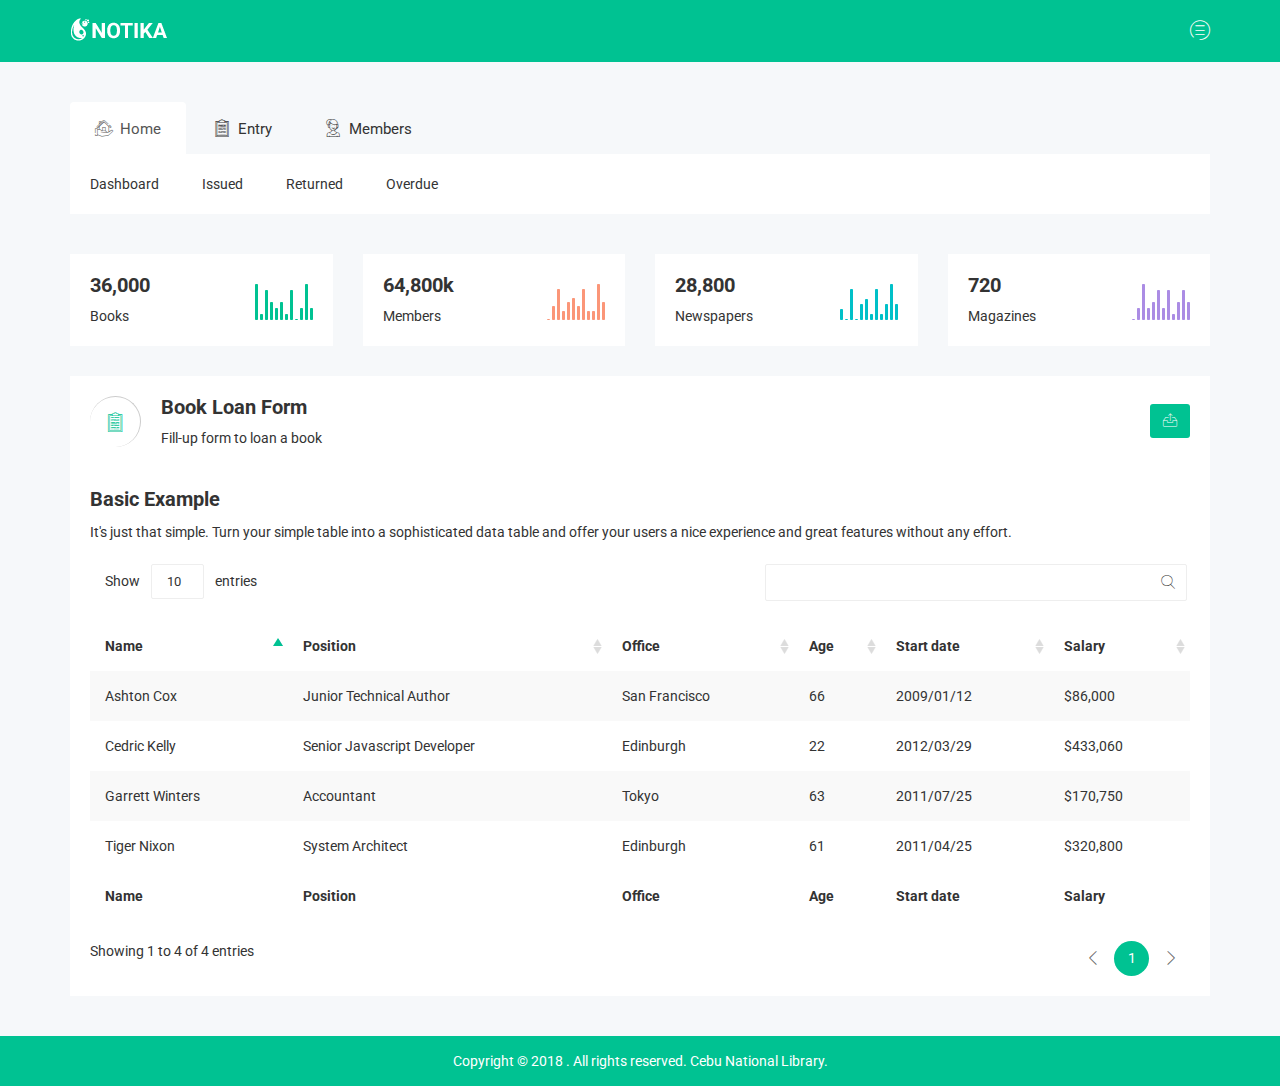
<file: index.html>
<!doctype html>
<html class="no-js" lang="">

<head>
    <meta charset="utf-8">
    <meta http-equiv="x-ua-compatible" content="ie=edge">
    <title>Cebu National Library | Admin</title>
    <meta name="description" content="">
    <meta name="viewport" content="width=device-width, initial-scale=1">
    <!-- favicon
		============================================ -->
    <link rel="shortcut icon" type="image/x-icon" href="img/favicon.ico">
    <!-- Google Fonts
		============================================ -->
    <link href="https://fonts.googleapis.com/css?family=Roboto:100,300,400,700,900" rel="stylesheet">
    <!-- Bootstrap CSS
		============================================ -->
    <link rel="stylesheet" href="css/bootstrap.min.css">
    <!-- font awesome CSS
		============================================ -->
    <link rel="stylesheet" href="css/font-awesome.min.css">
    <!-- owl.carousel CSS
		============================================ -->
    <link rel="stylesheet" href="css/owl.carousel.css">
    <link rel="stylesheet" href="css/owl.theme.css">
    <link rel="stylesheet" href="css/owl.transitions.css">
    <!-- meanmenu CSS
		============================================ -->
    <link rel="stylesheet" href="css/meanmenu/meanmenu.min.css">
    <!-- animate CSS
		============================================ -->
    <link rel="stylesheet" href="css/animate.css">
    <!-- normalize CSS
		============================================ -->
    <link rel="stylesheet" href="css/normalize.css">
    <!-- mCustomScrollbar CSS
		============================================ -->
    <link rel="stylesheet" href="css/scrollbar/jquery.mCustomScrollbar.min.css">
    
    <!-- Notika icon CSS
		============================================ -->
    <link rel="stylesheet" href="css/notika-custom-icon.css">
    <!-- Data Table JS
		============================================ -->
    <link rel="stylesheet" href="css/jquery.dataTables.min.css">
    <!-- main CSS
		============================================ -->
    <link rel="stylesheet" href="css/main.css">
    <!-- style CSS
		============================================ -->
    <link rel="stylesheet" href="css/style.css">
    <!-- responsive CSS
		============================================ -->
    <link rel="stylesheet" href="css/responsive.css">
    <!-- modernizr JS
		============================================ -->
    <script src="js/vendor/modernizr-2.8.3.min.js"></script>
</head>

<body>
    <!--[if lt IE 8]>
            <p class="browserupgrade">You are using an <strong>outdated</strong> browser. Please <a href="http://browsehappy.com/">upgrade your browser</a> to improve your experience.</p>
        <![endif]-->
    <!-- Start Header Top Area -->
    <div class="header-top-area">
        <div class="container">
            <div class="row">
                <div class="col-lg-4 col-md-4 col-sm-12 col-xs-12">
                    <div class="logo-area">
                        <a href="#"><img src="img/logo/logo.png" alt="" /></a>
                    </div>
                </div>
                <div class="col-lg-8 col-md-8 col-sm-12 col-xs-12">
                    <div class="header-top-menu">
                        <ul class="nav navbar-nav notika-top-nav">
                            <li class="nav-item"><a href="#" data-toggle="dropdown" role="button" aria-expanded="false" class="nav-link dropdown-toggle"><span><i class="notika-icon notika-menus"></i></span></a>
                                <div role="menu" class="dropdown-menu message-dd task-dd animated zoomIn">
                                    <div class="hd-message-info hd-task-info">
                                        <div class="skill">
                                            <div class="progress">
                                                <div class="lead-content">
                                                    <p>User</p>
                                                </div>
                                                <div class="progress-bar wow fadeInLeft" data-progress="95%" style="width: 95%;" data-wow-duration="1.5s" data-wow-delay="1.2s"> <span>95%</span>
                                                </div>
                                            </div>
                                            <div class="progress">
                                                <div class="lead-content">
                                                    <p>Logout</p>
                                                </div>
                                                <div class="progress-bar wow fadeInLeft" data-progress="85%" style="width: 85%;" data-wow-duration="1.5s" data-wow-delay="1.2s"><span>85%</span> </div>
                                            </div>
                                        </div>
                                    </div>
                                 
                                </div>
                            </li>
                        </ul>
                    </div>
                </div>
            </div>
        </div>
    </div>
    <!-- End Header Top Area -->
    <!-- Mobile Menu start -->
    <div class="mobile-menu-area">
        <div class="container">
            <div class="row">
                <div class="col-lg-12 col-md-12 col-sm-12 col-xs-12">
                    <div class="mobile-menu">
                        <nav id="dropdown">
                            <ul class="mobile-menu-nav">
                                <li><a data-toggle="collapse" data-target="#Charts" href="#">Home</a>
                                    <ul class="collapse dropdown-header-top">
										<li><a href="index.html">Dashboard</a></li>
                                        <li><a href="index.html">Issued</a></li>
                                        <li><a href="index-2.html">Returned</a></li>
                                        <li><a href="index-3.html">Overdue</a></li>
                                    </ul>
                                </li>
                                <li><a data-toggle="collapse" data-target="#demoevent" href="#">Entry</a>
                                    <ul id="demoevent" class="collapse dropdown-header-top">
										<li><a href="loan.html">Loan</a></li>
                                        <li><a href="inbox.html">Book</a></li>
                                        <li><a href="view-email.html">Magazine</a></li>
                                        <li><a href="compose-email.html">Newspapers</a></li>
                                    </ul>
                                </li>
                                <li><a data-toggle="collapse" data-target="#Pagemob" href="#">Members</a>
                                    <ul id="Pagemob" class="collapse dropdown-header-top">
                                        <li><a href="contact.html">Contact</a>
                                        </li>
                                        <li><a href="invoice.html">Invoice</a>
                                        </li>
                                        <li><a href="typography.html">Typography</a>
                                        </li>
                                        <li><a href="color.html">Color</a>
                                        </li>
                                        <li><a href="login-register.html">Login Register</a>
                                        </li>
                                        <li><a href="404.html">404 Page</a>
                                        </li>
                                    </ul>
                                </li>
                            </ul>
                        </nav>
                    </div>
                </div>
            </div>
        </div>
    </div>
    <!-- Mobile Menu end -->
    <!-- Main Menu area start-->
    <div class="main-menu-area mg-tb-40">
        <div class="container">
            <div class="row">
                <div class="col-lg-12 col-md-12 col-sm-12 col-xs-12">
                    <ul class="nav nav-tabs notika-menu-wrap menu-it-icon-pro">
                        <li class="active"><a data-toggle="tab" href="#Home"><i class="notika-icon notika-house"></i> Home</a>
                        </li>
                        <li><a data-toggle="tab" href="#mailbox"><i class="notika-icon notika-form"></i> Entry</a> <!-- notika-mail -->
                        </li>
                        <li><a data-toggle="tab" href="#Page"><i class="notika-icon notika-support"></i> Members</a>
                        </li>
                    </ul>
                    <div class="tab-content custom-menu-content">
                        <div id="Home" class="tab-pane active in notika-tab-menu-bg animated flipInX">
                            <ul class="notika-main-menu-dropdown">
								<li><a href="index.html">Dashboard</a>
                                </li>
                                <li><a href="index-2.html">Issued</a>
                                </li>
                                <li><a href="index-2.html">Returned</a>
                                </li>
                                <li><a href="index-3.html">Overdue</a>
                                </li>
                            </ul>
                        </div>
                        <div id="mailbox" class="tab-pane notika-tab-menu-bg animated flipInX">
                            <ul class="notika-main-menu-dropdown">
								<li><a href="loan.html">Loan</a>
                                </li>
                                <li><a href="books.html">Books</a>
                                </li>
                                <li><a href="magazine.html">Magazines</a>
                                </li>
                                <li><a href="newspaper.html">Newspapers</a>
                                </li>
                            </ul>
                        </div>
                        
                        <div id="Page" class="tab-pane notika-tab-menu-bg animated flipInX">
                            <ul class="notika-main-menu-dropdown">
                                <li><a href="community.html">Community</a>
                                </li>
                            </ul>
                        </div>
                    </div>
                </div>
            </div>
        </div>
    </div>
    <!-- Main Menu area End-->
    <!-- Start Status area -->
    <div class="notika-status-area">
        <div class="container">
            <div class="row">
                <div class="col-lg-3 col-md-6 col-sm-6 col-xs-12">
                    <div class="wb-traffic-inner notika-shadow sm-res-mg-t-30 tb-res-mg-t-30">
                        <div class="website-traffic-ctn">
                            <h2><span class="counter">50,000</span></h2>
                            <p>Books</p>
                        </div>
                        <div class="sparkline-bar-stats1">9,4,8,6,5,6,4,8,3,5,9,5</div>
                    </div>
                </div>
                <div class="col-lg-3 col-md-6 col-sm-6 col-xs-12">
                    <div class="wb-traffic-inner notika-shadow sm-res-mg-t-30 tb-res-mg-t-30">
                        <div class="website-traffic-ctn">
                            <h2><span class="counter">90,000</span>k</h2>
                            <p>Members</p>
                        </div>
                        <div class="sparkline-bar-stats2">1,4,8,3,5,6,4,8,3,3,9,5</div>
                    </div>
                </div>
                <div class="col-lg-3 col-md-6 col-sm-6 col-xs-12">
                    <div class="wb-traffic-inner notika-shadow sm-res-mg-t-30 tb-res-mg-t-30 dk-res-mg-t-30">
                        <div class="website-traffic-ctn">
                            <h2><span class="counter">40,000</span></h2>
                            <p>Newspapers</p>
                        </div>
                        <div class="sparkline-bar-stats3">4,2,8,2,5,6,3,8,3,5,9,5</div>
                    </div>
                </div>
                <div class="col-lg-3 col-md-6 col-sm-6 col-xs-12">
                    <div class="wb-traffic-inner notika-shadow sm-res-mg-t-30 tb-res-mg-t-30 dk-res-mg-t-30">
                        <div class="website-traffic-ctn">
                            <h2><span class="counter">1,000</span></h2>
                            <p>Magazines</p>
                        </div>
                        <div class="sparkline-bar-stats4">2,4,8,4,5,7,4,7,3,5,7,5</div>
                    </div>
                </div>
            </div>
        </div>
    </div>
    <!-- End Status area-->
    
    <!-- Start Email Statistic area-->
    <div class="notika-email-post-area mg-tb-30">
        <div class="container">
            <div class="row">
			<div class="col-lg-12 col-md-12 col-sm-12 col-xs-12">
					<div class="breadcomb-list">
						<div class="row">
							<div class="col-lg-6 col-md-6 col-sm-6 col-xs-12">
								<div class="breadcomb-wp">
									<div class="breadcomb-icon">
										<i class="notika-icon notika-form"></i>
									</div>
									<div class="breadcomb-ctn">
										<h2>Book Loan Form</h2>
										<p>Fill-up form to loan a book</p>
									</div>
								</div>
							</div>
							<div class="col-lg-6 col-md-6 col-sm-6 col-xs-3">
								<div class="breadcomb-report">
									<button data-toggle="tooltip" data-placement="left" title="" class="btn waves-effect" data-original-title="Download Report"><i class="notika-icon notika-sent"></i></button>
								</div>
							</div>
						</div>
					</div>
				</div>
                <div class="col-lg-12 col-md-12 col-sm-12 col-xs-12">
					<!-- page content goes here -->
						<div class="data-table-list">
							<div class="basic-tb-hd">
								<h2>Basic Example</h2>
								<p>It's just that simple. Turn your simple table into a sophisticated data table and offer your users a nice experience and great features without any effort.</p>
							</div>
							<div class="table-responsive">
								<table id="data-table-basic" class="table table-striped">
									<thead>
										<tr>
											<th>Name</th>
											<th>Position</th>
											<th>Office</th>
											<th>Age</th>
											<th>Start date</th>
											<th>Salary</th>
										</tr>
									</thead>
									<tbody>
										<tr>
											<td>Tiger Nixon</td>
											<td>System Architect</td>
											<td>Edinburgh</td>
											<td>61</td>
											<td>2011/04/25</td>
											<td>$320,800</td>
										</tr>
										<tr>
											<td>Garrett Winters</td>
											<td>Accountant</td>
											<td>Tokyo</td>
											<td>63</td>
											<td>2011/07/25</td>
											<td>$170,750</td>
										</tr>
										<tr>
											<td>Ashton Cox</td>
											<td>Junior Technical Author</td>
											<td>San Francisco</td>
											<td>66</td>
											<td>2009/01/12</td>
											<td>$86,000</td>
										</tr>
										<tr>
											<td>Cedric Kelly</td>
											<td>Senior Javascript Developer</td>
											<td>Edinburgh</td>
											<td>22</td>
											<td>2012/03/29</td>
											<td>$433,060</td>
										</tr>
										
									</tbody>
									<tfoot>
										<tr>
											<th>Name</th>
											<th>Position</th>
											<th>Office</th>
											<th>Age</th>
											<th>Start date</th>
											<th>Salary</th>
										</tr>
									</tfoot>
								</table>
							</div>
                    </div>
					
					<!-- end page content -->
                </div>
            </div>
        </div>
    </div>
    <!-- End Email Statistic area-->
   
    <!-- Start Footer area-->
    <div class="footer-copyright-area">
        <div class="container">
            <div class="row">
                <div class="col-lg-12 col-md-12 col-sm-12 col-xs-12">
                    <div class="footer-copy-right">
                        <p>Copyright © 2018 
. All rights reserved. Cebu National Library.</p>
                    </div>
                </div>
            </div>
        </div>
    </div>
    <!-- End Footer area-->
    <!-- jquery
		============================================ -->
    <script src="js/vendor/jquery-1.12.4.min.js"></script>
    <!-- bootstrap JS
		============================================ -->
    <script src="js/bootstrap.min.js"></script>
    <!-- wow JS
		============================================ -->
    <script src="js/wow.min.js"></script>
    <!-- price-slider JS
		============================================ -->
    <script src="js/jquery-price-slider.js"></script>
    <!-- owl.carousel JS
		============================================ -->
    <script src="js/owl.carousel.min.js"></script>
    <!-- scrollUp JS
		============================================ -->
    <script src="js/jquery.scrollUp.min.js"></script>
    <!-- meanmenu JS
		============================================ -->
    <script src="js/meanmenu/jquery.meanmenu.js"></script>
    <!-- counterup JS
		============================================ -->
    <script src="js/counterup/jquery.counterup.min.js"></script>
    <script src="js/counterup/waypoints.min.js"></script>
    <script src="js/counterup/counterup-active.js"></script>
    <!-- mCustomScrollbar JS
		============================================ -->
    <script src="js/scrollbar/jquery.mCustomScrollbar.concat.min.js"></script>
    <!-- sparkline JS
		============================================ -->
    <script src="js/sparkline/jquery.sparkline.min.js"></script>
    <script src="js/sparkline/sparkline-active.js"></script>
    <!-- flot JS
		============================================ -->
    <script src="js/flot/jquery.flot.js"></script>
    <script src="js/flot/jquery.flot.resize.js"></script>
    <script src="js/flot/jquery.flot.pie.js"></script>
    <script src="js/flot/jquery.flot.tooltip.min.js"></script>
    <script src="js/flot/jquery.flot.orderBars.js"></script>
    <script src="js/flot/curvedLines.js"></script>
    <script src="js/flot/flot-active.js"></script>
    <!-- knob JS
		============================================ -->
    <script src="js/knob/jquery.knob.js"></script>
    <script src="js/knob/jquery.appear.js"></script>
    <script src="js/knob/knob-active.js"></script>
	
	 <!-- Data Table JS
		============================================ -->
    <script src="js/data-table/jquery.dataTables.min.js"></script>
    <script src="js/data-table/data-table-act.js"></script>
   
    <!--  todo JS
		============================================ -->
    <script src="js/todo/jquery.todo.js"></script>
    <!-- plugins JS
		============================================ -->
    <script src="js/plugins.js"></script>
    <!-- main JS
		============================================ -->
    <script src="js/main.js"></script>
	<!-- tawk chat JS
		============================================ -->
    <script src="js/tawk-chat.js"></script>
</body>

</html>
</file>
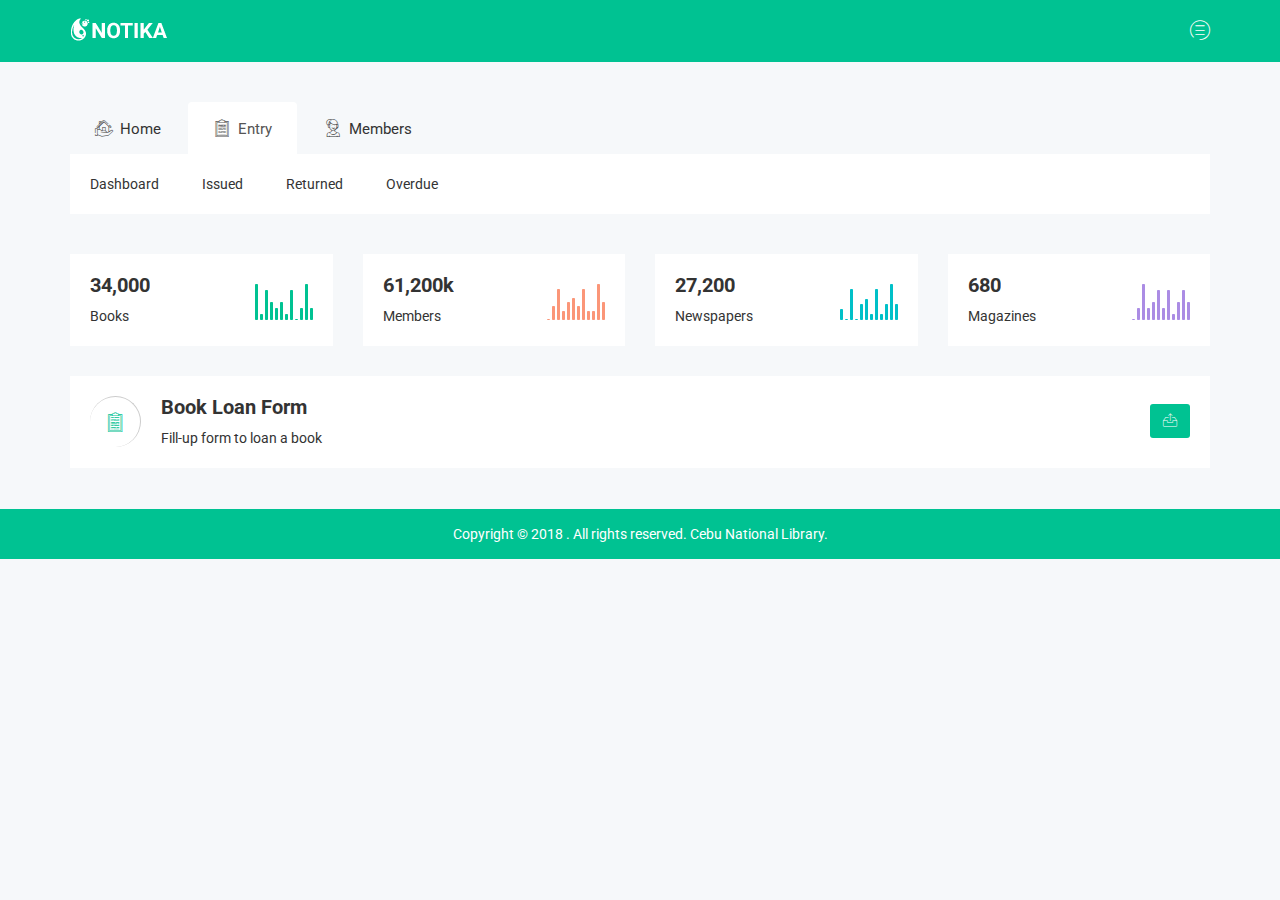
<file: blank.html>
<!doctype html>
<html class="no-js" lang="">

<head>
    <meta charset="utf-8">
    <meta http-equiv="x-ua-compatible" content="ie=edge">
    <title>Cebu National Library | Admin</title>
    <meta name="description" content="">
    <meta name="viewport" content="width=device-width, initial-scale=1">
    <!-- favicon
		============================================ -->
    <link rel="shortcut icon" type="image/x-icon" href="img/favicon.ico">
    <!-- Google Fonts
		============================================ -->
    <link href="https://fonts.googleapis.com/css?family=Roboto:100,300,400,700,900" rel="stylesheet">
    <!-- Bootstrap CSS
		============================================ -->
    <link rel="stylesheet" href="css/bootstrap.min.css">
    <!-- font awesome CSS
		============================================ -->
    <link rel="stylesheet" href="css/font-awesome.min.css">
    <!-- owl.carousel CSS
		============================================ -->
    <link rel="stylesheet" href="css/owl.carousel.css">
    <link rel="stylesheet" href="css/owl.theme.css">
    <link rel="stylesheet" href="css/owl.transitions.css">
    <!-- meanmenu CSS
		============================================ -->
    <link rel="stylesheet" href="css/meanmenu/meanmenu.min.css">
    <!-- animate CSS
		============================================ -->
    <link rel="stylesheet" href="css/animate.css">
    <!-- normalize CSS
		============================================ -->
    <link rel="stylesheet" href="css/normalize.css">
    <!-- mCustomScrollbar CSS
		============================================ -->
    <link rel="stylesheet" href="css/scrollbar/jquery.mCustomScrollbar.min.css">
    
    <!-- Notika icon CSS
		============================================ -->
    <link rel="stylesheet" href="css/notika-custom-icon.css">
    <!-- Data Table JS
		============================================ -->
    <link rel="stylesheet" href="css/jquery.dataTables.min.css">
    <!-- main CSS
		============================================ -->
    <link rel="stylesheet" href="css/main.css">
    <!-- style CSS
		============================================ -->
    <link rel="stylesheet" href="css/style.css">
    <!-- responsive CSS
		============================================ -->
    <link rel="stylesheet" href="css/responsive.css">
    <!-- modernizr JS
		============================================ -->
    <script src="js/vendor/modernizr-2.8.3.min.js"></script>
</head>

<body>
    <!--[if lt IE 8]>
            <p class="browserupgrade">You are using an <strong>outdated</strong> browser. Please <a href="http://browsehappy.com/">upgrade your browser</a> to improve your experience.</p>
        <![endif]-->
    <!-- Start Header Top Area -->
    <div class="header-top-area">
        <div class="container">
            <div class="row">
                <div class="col-lg-4 col-md-4 col-sm-12 col-xs-12">
                    <div class="logo-area">
                        <a href="#"><img src="img/logo/logo.png" alt="" /></a>
                    </div>
                </div>
                <div class="col-lg-8 col-md-8 col-sm-12 col-xs-12">
                    <div class="header-top-menu">
                        <ul class="nav navbar-nav notika-top-nav">
                            <li class="nav-item"><a href="#" data-toggle="dropdown" role="button" aria-expanded="false" class="nav-link dropdown-toggle"><span><i class="notika-icon notika-menus"></i></span></a>
                                <div role="menu" class="dropdown-menu message-dd task-dd animated zoomIn">
                                    <div class="hd-message-info hd-task-info">
                                        <div class="skill">
                                            <div class="progress">
                                                <div class="lead-content">
                                                    <p>User</p>
                                                </div>
                                                <div class="progress-bar wow fadeInLeft" data-progress="95%" style="width: 95%;" data-wow-duration="1.5s" data-wow-delay="1.2s"> <span>95%</span>
                                                </div>
                                            </div>
                                            <div class="progress">
                                                <div class="lead-content">
                                                    <p>Logout</p>
                                                </div>
                                                <div class="progress-bar wow fadeInLeft" data-progress="85%" style="width: 85%;" data-wow-duration="1.5s" data-wow-delay="1.2s"><span>85%</span> </div>
                                            </div>
                                        </div>
                                    </div>
                                 
                                </div>
                            </li>
                        </ul>
                    </div>
                </div>
            </div>
        </div>
    </div>
    <!-- End Header Top Area -->
    <!-- Mobile Menu start -->
    <div class="mobile-menu-area">
        <div class="container">
            <div class="row">
                <div class="col-lg-12 col-md-12 col-sm-12 col-xs-12">
                    <div class="mobile-menu">
                        <nav id="dropdown">
                            <ul class="mobile-menu-nav">
                                <li><a data-toggle="collapse" data-target="#Charts" href="#">Home</a>
                                    <ul class="collapse dropdown-header-top">
										<li><a href="index.html">Dashboard</a></li>
                                        <li><a href="index.html">Issued</a></li>
                                        <li><a href="index-2.html">Returned</a></li>
                                        <li><a href="index-3.html">Overdue</a></li>
                                    </ul>
                                </li>
                                <li><a data-toggle="collapse" data-target="#demoevent" href="#">Entry</a>
                                    <ul id="demoevent" class="collapse dropdown-header-top">
										<li><a href="loan.html">Loan</a></li>
                                        <li><a href="inbox.html">Book</a></li>
                                        <li><a href="view-email.html">Magazine</a></li>
                                        <li><a href="compose-email.html">Newspapers</a></li>
                                    </ul>
                                </li>
                                <li><a data-toggle="collapse" data-target="#Pagemob" href="#">Members</a>
                                    <ul id="Pagemob" class="collapse dropdown-header-top">
                                        <li><a href="contact.html">Contact</a>
                                        </li>
                                        <li><a href="invoice.html">Invoice</a>
                                        </li>
                                        <li><a href="typography.html">Typography</a>
                                        </li>
                                        <li><a href="color.html">Color</a>
                                        </li>
                                        <li><a href="login-register.html">Login Register</a>
                                        </li>
                                        <li><a href="404.html">404 Page</a>
                                        </li>
                                    </ul>
                                </li>
                            </ul>
                        </nav>
                    </div>
                </div>
            </div>
        </div>
    </div>
    <!-- Mobile Menu end -->
    <!-- Main Menu area start-->
    <div class="main-menu-area mg-tb-40">
        <div class="container">
            <div class="row">
                <div class="col-lg-12 col-md-12 col-sm-12 col-xs-12">
                    <ul class="nav nav-tabs notika-menu-wrap menu-it-icon-pro">
                        <li><a data-toggle="tab" href="#Home"><i class="notika-icon notika-house"></i> Home</a>
                        </li>
                        <li class="active"><a data-toggle="tab" href="#mailbox"><i class="notika-icon notika-form"></i> Entry</a> <!-- notika-mail -->
                        </li>
                        <li><a data-toggle="tab" href="#Page"><i class="notika-icon notika-support"></i> Members</a>
                        </li>
                    </ul>
                    <div class="tab-content custom-menu-content">
                        <div id="Home" class="tab-pane active in notika-tab-menu-bg animated flipInX">
                            <ul class="notika-main-menu-dropdown">
								<li><a href="index.html">Dashboard</a>
                                </li>
                                <li><a href="index.html">Issued</a>
                                </li>
                                <li><a href="index-2.html">Returned</a>
                                </li>
                                <li><a href="index-3.html">Overdue</a>
                                </li>
                            </ul>
                        </div>
                        <div id="mailbox" class="tab-pane notika-tab-menu-bg animated flipInX">
                            <ul class="notika-main-menu-dropdown">
								<li><a href="loan.html">Loan</a>
                                </li>
                                <li><a href="inbox.html">Books</a>
                                </li>
                                <li><a href="view-email.html">Magazines</a>
                                </li>
                                <li><a href="compose-email.html">Newspapers</a>
                                </li>
                            </ul>
                        </div>
                        
                        <div id="Page" class="tab-pane notika-tab-menu-bg animated flipInX">
                            <ul class="notika-main-menu-dropdown">
                                <li><a href="contact.html">Community</a>
                                </li>
                            </ul>
                        </div>
                    </div>
                </div>
            </div>
        </div>
    </div>
    <!-- Main Menu area End-->
    <!-- Start Status area -->
    <div class="notika-status-area">
        <div class="container">
            <div class="row">
                <div class="col-lg-3 col-md-6 col-sm-6 col-xs-12">
                    <div class="wb-traffic-inner notika-shadow sm-res-mg-t-30 tb-res-mg-t-30">
                        <div class="website-traffic-ctn">
                            <h2><span class="counter">50,000</span></h2>
                            <p>Books</p>
                        </div>
                        <div class="sparkline-bar-stats1">9,4,8,6,5,6,4,8,3,5,9,5</div>
                    </div>
                </div>
                <div class="col-lg-3 col-md-6 col-sm-6 col-xs-12">
                    <div class="wb-traffic-inner notika-shadow sm-res-mg-t-30 tb-res-mg-t-30">
                        <div class="website-traffic-ctn">
                            <h2><span class="counter">90,000</span>k</h2>
                            <p>Members</p>
                        </div>
                        <div class="sparkline-bar-stats2">1,4,8,3,5,6,4,8,3,3,9,5</div>
                    </div>
                </div>
                <div class="col-lg-3 col-md-6 col-sm-6 col-xs-12">
                    <div class="wb-traffic-inner notika-shadow sm-res-mg-t-30 tb-res-mg-t-30 dk-res-mg-t-30">
                        <div class="website-traffic-ctn">
                            <h2><span class="counter">40,000</span></h2>
                            <p>Newspapers</p>
                        </div>
                        <div class="sparkline-bar-stats3">4,2,8,2,5,6,3,8,3,5,9,5</div>
                    </div>
                </div>
                <div class="col-lg-3 col-md-6 col-sm-6 col-xs-12">
                    <div class="wb-traffic-inner notika-shadow sm-res-mg-t-30 tb-res-mg-t-30 dk-res-mg-t-30">
                        <div class="website-traffic-ctn">
                            <h2><span class="counter">1,000</span></h2>
                            <p>Magazines</p>
                        </div>
                        <div class="sparkline-bar-stats4">2,4,8,4,5,7,4,7,3,5,7,5</div>
                    </div>
                </div>
            </div>
        </div>
    </div>
    <!-- End Status area-->
    
    <!-- Start Email Statistic area-->
    <div class="notika-email-post-area mg-tb-30">
        <div class="container">
            <div class="row">
			<div class="col-lg-12 col-md-12 col-sm-12 col-xs-12">
					<div class="breadcomb-list">
						<div class="row">
							<div class="col-lg-6 col-md-6 col-sm-6 col-xs-12">
								<div class="breadcomb-wp">
									<div class="breadcomb-icon">
										<i class="notika-icon notika-form"></i>
									</div>
									<div class="breadcomb-ctn">
										<h2>Book Loan Form</h2>
										<p>Fill-up form to loan a book</p>
									</div>
								</div>
							</div>
							<div class="col-lg-6 col-md-6 col-sm-6 col-xs-3">
								<div class="breadcomb-report">
									<button data-toggle="tooltip" data-placement="left" title="" class="btn waves-effect" data-original-title="Download Report"><i class="notika-icon notika-sent"></i></button>
								</div>
							</div>
						</div>
					</div>
				</div>
                <div class="col-lg-12 col-md-12 col-sm-12 col-xs-12">
					<!-- page content goes here -->
					
					<!-- end page content -->
                </div>
            </div>
        </div>
    </div>
    <!-- End Email Statistic area-->
   
    <!-- Start Footer area-->
    <div class="footer-copyright-area">
        <div class="container">
            <div class="row">
                <div class="col-lg-12 col-md-12 col-sm-12 col-xs-12">
                    <div class="footer-copy-right">
                        <p>Copyright © 2018 
. All rights reserved. Cebu National Library.</p>
                    </div>
                </div>
            </div>
        </div>
    </div>
    <!-- End Footer area-->
    <!-- jquery
		============================================ -->
    <script src="js/vendor/jquery-1.12.4.min.js"></script>
    <!-- bootstrap JS
		============================================ -->
    <script src="js/bootstrap.min.js"></script>
    <!-- wow JS
		============================================ -->
    <script src="js/wow.min.js"></script>
    <!-- price-slider JS
		============================================ -->
    <script src="js/jquery-price-slider.js"></script>
    <!-- owl.carousel JS
		============================================ -->
    <script src="js/owl.carousel.min.js"></script>
    <!-- scrollUp JS
		============================================ -->
    <script src="js/jquery.scrollUp.min.js"></script>
    <!-- meanmenu JS
		============================================ -->
    <script src="js/meanmenu/jquery.meanmenu.js"></script>
    <!-- counterup JS
		============================================ -->
    <script src="js/counterup/jquery.counterup.min.js"></script>
    <script src="js/counterup/waypoints.min.js"></script>
    <script src="js/counterup/counterup-active.js"></script>
    <!-- mCustomScrollbar JS
		============================================ -->
    <script src="js/scrollbar/jquery.mCustomScrollbar.concat.min.js"></script>
    <!-- sparkline JS
		============================================ -->
    <script src="js/sparkline/jquery.sparkline.min.js"></script>
    <script src="js/sparkline/sparkline-active.js"></script>
    <!-- flot JS
		============================================ -->
    <script src="js/flot/jquery.flot.js"></script>
    <script src="js/flot/jquery.flot.resize.js"></script>
    <script src="js/flot/jquery.flot.pie.js"></script>
    <script src="js/flot/jquery.flot.tooltip.min.js"></script>
    <script src="js/flot/jquery.flot.orderBars.js"></script>
    <script src="js/flot/curvedLines.js"></script>
    <script src="js/flot/flot-active.js"></script>
    <!-- knob JS
		============================================ -->
    <script src="js/knob/jquery.knob.js"></script>
    <script src="js/knob/jquery.appear.js"></script>
    <script src="js/knob/knob-active.js"></script>
	
	 <!-- Data Table JS
		============================================ -->
    <script src="js/data-table/jquery.dataTables.min.js"></script>
    <script src="js/data-table/data-table-act.js"></script>
   
    <!--  todo JS
		============================================ -->
    <script src="js/todo/jquery.todo.js"></script>
    <!-- plugins JS
		============================================ -->
    <script src="js/plugins.js"></script>
    <!-- main JS
		============================================ -->
    <script src="js/main.js"></script>
	<!-- tawk chat JS
		============================================ -->
    <script src="js/tawk-chat.js"></script>
</body>

</html>
</file>
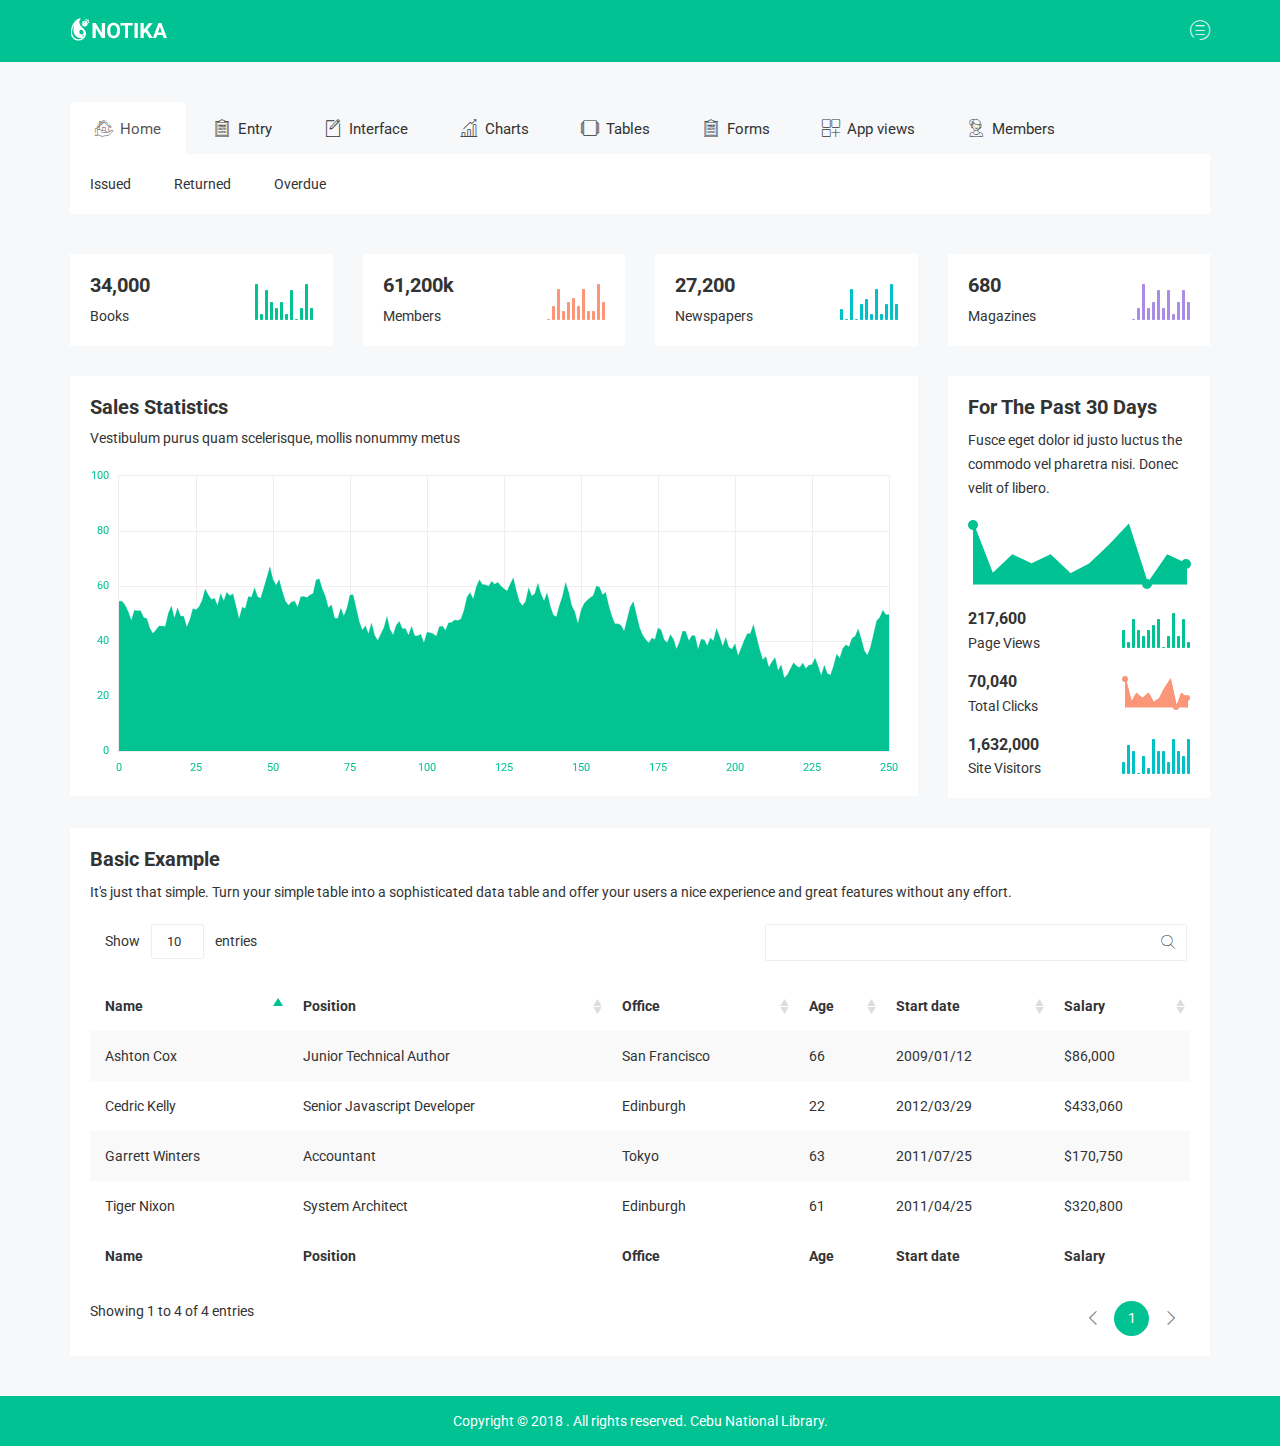
<file: index2.html>
<!doctype html>
<html class="no-js" lang="">

<head>
    <meta charset="utf-8">
    <meta http-equiv="x-ua-compatible" content="ie=edge">
    <title>Cebu National Library | Admin</title>
    <meta name="description" content="">
    <meta name="viewport" content="width=device-width, initial-scale=1">
    <!-- favicon
		============================================ -->
    <link rel="shortcut icon" type="image/x-icon" href="img/favicon.ico">
    <!-- Google Fonts
		============================================ -->
    <link href="https://fonts.googleapis.com/css?family=Roboto:100,300,400,700,900" rel="stylesheet">
    <!-- Bootstrap CSS
		============================================ -->
    <link rel="stylesheet" href="css/bootstrap.min.css">
    <!-- font awesome CSS
		============================================ -->
    <link rel="stylesheet" href="css/font-awesome.min.css">
    <!-- owl.carousel CSS
		============================================ -->
    <link rel="stylesheet" href="css/owl.carousel.css">
    <link rel="stylesheet" href="css/owl.theme.css">
    <link rel="stylesheet" href="css/owl.transitions.css">
    <!-- meanmenu CSS
		============================================ -->
    <link rel="stylesheet" href="css/meanmenu/meanmenu.min.css">
    <!-- animate CSS
		============================================ -->
    <link rel="stylesheet" href="css/animate.css">
    <!-- normalize CSS
		============================================ -->
    <link rel="stylesheet" href="css/normalize.css">
    <!-- mCustomScrollbar CSS
		============================================ -->
    <link rel="stylesheet" href="css/scrollbar/jquery.mCustomScrollbar.min.css">
    
    <!-- Notika icon CSS
		============================================ -->
    <link rel="stylesheet" href="css/notika-custom-icon.css">
    <!-- Data Table JS
		============================================ -->
    <link rel="stylesheet" href="css/jquery.dataTables.min.css">
    <!-- main CSS
		============================================ -->
    <link rel="stylesheet" href="css/main.css">
    <!-- style CSS
		============================================ -->
    <link rel="stylesheet" href="css/style.css">
    <!-- responsive CSS
		============================================ -->
    <link rel="stylesheet" href="css/responsive.css">
    <!-- modernizr JS
		============================================ -->
    <script src="js/vendor/modernizr-2.8.3.min.js"></script>
</head>

<body>
    <!--[if lt IE 8]>
            <p class="browserupgrade">You are using an <strong>outdated</strong> browser. Please <a href="http://browsehappy.com/">upgrade your browser</a> to improve your experience.</p>
        <![endif]-->
    <!-- Start Header Top Area -->
    <div class="header-top-area">
        <div class="container">
            <div class="row">
                <div class="col-lg-4 col-md-4 col-sm-12 col-xs-12">
                    <div class="logo-area">
                        <a href="#"><img src="img/logo/logo.png" alt="" /></a>
                    </div>
                </div>
                <div class="col-lg-8 col-md-8 col-sm-12 col-xs-12">
                    <div class="header-top-menu">
                        <ul class="nav navbar-nav notika-top-nav">
                            <li class="nav-item"><a href="#" data-toggle="dropdown" role="button" aria-expanded="false" class="nav-link dropdown-toggle"><span><i class="notika-icon notika-menus"></i></span></a>
                                <div role="menu" class="dropdown-menu message-dd task-dd animated zoomIn">
                                    <div class="hd-message-info hd-task-info">
                                        <div class="skill">
                                            <div class="progress">
                                                <div class="lead-content">
                                                    <p>User</p>
                                                </div>
                                                <div class="progress-bar wow fadeInLeft" data-progress="95%" style="width: 95%;" data-wow-duration="1.5s" data-wow-delay="1.2s"> <span>95%</span>
                                                </div>
                                            </div>
                                            <div class="progress">
                                                <div class="lead-content">
                                                    <p>Logout</p>
                                                </div>
                                                <div class="progress-bar wow fadeInLeft" data-progress="85%" style="width: 85%;" data-wow-duration="1.5s" data-wow-delay="1.2s"><span>85%</span> </div>
                                            </div>
                                        </div>
                                    </div>
                                 
                                </div>
                            </li>
                        </ul>
                    </div>
                </div>
            </div>
        </div>
    </div>
    <!-- End Header Top Area -->
    <!-- Mobile Menu start -->
    <div class="mobile-menu-area">
        <div class="container">
            <div class="row">
                <div class="col-lg-12 col-md-12 col-sm-12 col-xs-12">
                    <div class="mobile-menu">
                        <nav id="dropdown">
                            <ul class="mobile-menu-nav">
                                <li><a data-toggle="collapse" data-target="#Charts" href="#">Home</a>
                                    <ul class="collapse dropdown-header-top">
                                        <li><a href="index.html">Issued</a></li>
                                        <li><a href="index-2.html">Returned</a></li>
                                        <li><a href="index-3.html">Overdue</a></li>
                                    </ul>
                                </li>
                                <li><a data-toggle="collapse" data-target="#demoevent" href="#">Entry</a>
                                    <ul id="demoevent" class="collapse dropdown-header-top">
										<li><a href="inbox.html">Loan</a></li>
                                        <li><a href="inbox.html">Book</a></li>
                                        <li><a href="view-email.html">Magazine</a></li>
                                        <li><a href="compose-email.html">Newspapers</a></li>
                                    </ul>
                                </li>
                                <li><a data-toggle="collapse" data-target="#democrou" href="#">Interface</a>
                                    <ul id="democrou" class="collapse dropdown-header-top">
                                        <li><a href="animations.html">Animations</a></li>
                                        <li><a href="google-map.html">Google Map</a></li>
                                        <li><a href="data-map.html">Data Maps</a></li>
                                        <li><a href="code-editor.html">Code Editor</a></li>
                                        <li><a href="image-cropper.html">Images Cropper</a></li>
                                        <li><a href="wizard.html">Wizard</a></li>
                                    </ul>
                                </li>
                                <li><a data-toggle="collapse" data-target="#demolibra" href="#">Charts</a>
                                    <ul id="demolibra" class="collapse dropdown-header-top">
                                        <li><a href="flot-charts.html">Flot Charts</a></li>
                                        <li><a href="bar-charts.html">Bar Charts</a></li>
                                        <li><a href="line-charts.html">Line Charts</a></li>
                                        <li><a href="area-charts.html">Area Charts</a></li>
                                    </ul>
                                </li>
                                <li><a data-toggle="collapse" data-target="#demodepart" href="#">Tables</a>
                                    <ul id="demodepart" class="collapse dropdown-header-top">
                                        <li><a href="normal-table.html">Normal Table</a></li>
                                        <li><a href="data-table.html">Data Table</a></li>
                                    </ul>
                                </li>
                                <li><a data-toggle="collapse" data-target="#demo" href="#">Forms</a>
                                    <ul id="demo" class="collapse dropdown-header-top">
                                        <li><a href="form-elements.html">Form Elements</a></li>
                                        <li><a href="form-components.html">Form Components</a></li>
                                        <li><a href="form-examples.html">Form Examples</a></li>
                                    </ul>
                                </li>
                                <li><a data-toggle="collapse" data-target="#Miscellaneousmob" href="#">App views</a>
                                    <ul id="Miscellaneousmob" class="collapse dropdown-header-top">
                                        <li><a href="notification.html">Notifications</a>
                                        </li>
                                        <li><a href="alert.html">Alerts</a>
                                        </li>
                                        <li><a href="modals.html">Modals</a>
                                        </li>
                                        <li><a href="buttons.html">Buttons</a>
                                        </li>
                                        <li><a href="tabs.html">Tabs</a>
                                        </li>
                                        <li><a href="accordion.html">Accordion</a>
                                        </li>
                                        <li><a href="dialog.html">Dialogs</a>
                                        </li>
                                        <li><a href="popovers.html">Popovers</a>
                                        </li>
                                        <li><a href="tooltips.html">Tooltips</a>
                                        </li>
                                        <li><a href="dropdown.html">Dropdowns</a>
                                        </li>
                                    </ul>
                                </li>
                                <li><a data-toggle="collapse" data-target="#Pagemob" href="#">Members</a>
                                    <ul id="Pagemob" class="collapse dropdown-header-top">
                                        <li><a href="contact.html">Contact</a>
                                        </li>
                                        <li><a href="invoice.html">Invoice</a>
                                        </li>
                                        <li><a href="typography.html">Typography</a>
                                        </li>
                                        <li><a href="color.html">Color</a>
                                        </li>
                                        <li><a href="login-register.html">Login Register</a>
                                        </li>
                                        <li><a href="404.html">404 Page</a>
                                        </li>
                                    </ul>
                                </li>
                            </ul>
                        </nav>
                    </div>
                </div>
            </div>
        </div>
    </div>
    <!-- Mobile Menu end -->
    <!-- Main Menu area start-->
    <div class="main-menu-area mg-tb-40">
        <div class="container">
            <div class="row">
                <div class="col-lg-12 col-md-12 col-sm-12 col-xs-12">
                    <ul class="nav nav-tabs notika-menu-wrap menu-it-icon-pro">
                        <li class="active"><a data-toggle="tab" href="#Home"><i class="notika-icon notika-house"></i> Home</a>
                        </li>
                        <li><a data-toggle="tab" href="#mailbox"><i class="notika-icon notika-form"></i> Entry</a> <!-- notika-mail -->
                        </li>
                        <li><a data-toggle="tab" href="#Interface"><i class="notika-icon notika-edit"></i> Interface</a>
                        </li>
                        <li><a data-toggle="tab" href="#Charts"><i class="notika-icon notika-bar-chart"></i> Charts</a>
                        </li>
                        <li><a data-toggle="tab" href="#Tables"><i class="notika-icon notika-windows"></i> Tables</a>
                        </li>
                        <li><a data-toggle="tab" href="#Forms"><i class="notika-icon notika-form"></i> Forms</a>
                        </li>
                        <li><a data-toggle="tab" href="#Appviews"><i class="notika-icon notika-app"></i> App views</a>
                        </li>
                        <li><a data-toggle="tab" href="#Page"><i class="notika-icon notika-support"></i> Members</a>
                        </li>
                    </ul>
                    <div class="tab-content custom-menu-content">
                        <div id="Home" class="tab-pane active in notika-tab-menu-bg animated flipInX">
                            <ul class="notika-main-menu-dropdown">
                                <li><a href="index.html">Issued</a>
                                </li>
                                <li><a href="index-2.html">Returned</a>
                                </li>
                                <li><a href="index-3.html">Overdue</a>
                                </li>
                            </ul>
                        </div>
                        <div id="mailbox" class="tab-pane notika-tab-menu-bg animated flipInX">
                            <ul class="notika-main-menu-dropdown">
								<li><a href="loan.html">Loan</a>
                                </li>
                                <li><a href="inbox.html">Books</a>
                                </li>
                                <li><a href="view-email.html">Magazines</a>
                                </li>
                                <li><a href="compose-email.html">Newspapers</a>
                                </li>
                            </ul>
                        </div>
                        <div id="Interface" class="tab-pane notika-tab-menu-bg animated flipInX">
                            <ul class="notika-main-menu-dropdown">
                                <li><a href="animations.html">Animations</a>
                                </li>
                                <li><a href="google-map.html">Google Map</a>
                                </li>
                                <li><a href="data-map.html">Data Maps</a>
                                </li>
                                <li><a href="code-editor.html">Code Editor</a>
                                </li>
                                <li><a href="image-cropper.html">Images Cropper</a>
                                </li>
                                <li><a href="wizard.html">Wizard</a>
                                </li>
                            </ul>
                        </div>
                        <div id="Charts" class="tab-pane notika-tab-menu-bg animated flipInX">
                            <ul class="notika-main-menu-dropdown">
                                <li><a href="flot-charts.html">Flot Charts</a>
                                </li>
                                <li><a href="bar-charts.html">Bar Charts</a>
                                </li>
                                <li><a href="line-charts.html">Line Charts</a>
                                </li>
                                <li><a href="area-charts.html">Area Charts</a>
                                </li>
                            </ul>
                        </div>
                        <div id="Tables" class="tab-pane notika-tab-menu-bg animated flipInX">
                            <ul class="notika-main-menu-dropdown">
                                <li><a href="normal-table.html">Normal Table</a>
                                </li>
                                <li><a href="data-table.html">Data Table</a>
                                </li>
                            </ul>
                        </div>
                        <div id="Forms" class="tab-pane notika-tab-menu-bg animated flipInX">
                            <ul class="notika-main-menu-dropdown">
                                <li><a href="form-elements.html">Form Elements</a>
                                </li>
                                <li><a href="form-components.html">Form Components</a>
                                </li>
                                <li><a href="form-examples.html">Form Examples</a>
                                </li>
                            </ul>
                        </div>
                        <div id="Appviews" class="tab-pane notika-tab-menu-bg animated flipInX">
                            <ul class="notika-main-menu-dropdown">
                                <li><a href="notification.html">Notifications</a>
                                </li>
                                <li><a href="alert.html">Alerts</a>
                                </li>
                                <li><a href="modals.html">Modals</a>
                                </li>
                                <li><a href="buttons.html">Buttons</a>
                                </li>
                                <li><a href="tabs.html">Tabs</a>
                                </li>
                                <li><a href="accordion.html">Accordion</a>
                                </li>
                                <li><a href="dialog.html">Dialogs</a>
                                </li>
                                <li><a href="popovers.html">Popovers</a>
                                </li>
                                <li><a href="tooltips.html">Tooltips</a>
                                </li>
                                <li><a href="dropdown.html">Dropdowns</a>
                                </li>
                            </ul>
                        </div>
                        <div id="Page" class="tab-pane notika-tab-menu-bg animated flipInX">
                            <ul class="notika-main-menu-dropdown">
                                <li><a href="contact.html">Contact</a>
                                </li>
                                <li><a href="invoice.html">Invoice</a>
                                </li>
                                <li><a href="typography.html">Typography</a>
                                </li>
                                <li><a href="color.html">Color</a>
                                </li>
                                <li><a href="login-register.html">Login Register</a>
                                </li>
                                <li><a href="404.html">404 Page</a>
                                </li>
                            </ul>
                        </div>
                    </div>
                </div>
            </div>
        </div>
    </div>
    <!-- Main Menu area End-->
    <!-- Start Status area -->
    <div class="notika-status-area">
        <div class="container">
            <div class="row">
                <div class="col-lg-3 col-md-6 col-sm-6 col-xs-12">
                    <div class="wb-traffic-inner notika-shadow sm-res-mg-t-30 tb-res-mg-t-30">
                        <div class="website-traffic-ctn">
                            <h2><span class="counter">50,000</span></h2>
                            <p>Books</p>
                        </div>
                        <div class="sparkline-bar-stats1">9,4,8,6,5,6,4,8,3,5,9,5</div>
                    </div>
                </div>
                <div class="col-lg-3 col-md-6 col-sm-6 col-xs-12">
                    <div class="wb-traffic-inner notika-shadow sm-res-mg-t-30 tb-res-mg-t-30">
                        <div class="website-traffic-ctn">
                            <h2><span class="counter">90,000</span>k</h2>
                            <p>Members</p>
                        </div>
                        <div class="sparkline-bar-stats2">1,4,8,3,5,6,4,8,3,3,9,5</div>
                    </div>
                </div>
                <div class="col-lg-3 col-md-6 col-sm-6 col-xs-12">
                    <div class="wb-traffic-inner notika-shadow sm-res-mg-t-30 tb-res-mg-t-30 dk-res-mg-t-30">
                        <div class="website-traffic-ctn">
                            <h2><span class="counter">40,000</span></h2>
                            <p>Newspapers</p>
                        </div>
                        <div class="sparkline-bar-stats3">4,2,8,2,5,6,3,8,3,5,9,5</div>
                    </div>
                </div>
                <div class="col-lg-3 col-md-6 col-sm-6 col-xs-12">
                    <div class="wb-traffic-inner notika-shadow sm-res-mg-t-30 tb-res-mg-t-30 dk-res-mg-t-30">
                        <div class="website-traffic-ctn">
                            <h2><span class="counter">1,000</span></h2>
                            <p>Magazines</p>
                        </div>
                        <div class="sparkline-bar-stats4">2,4,8,4,5,7,4,7,3,5,7,5</div>
                    </div>
                </div>
            </div>
        </div>
    </div>
    <!-- End Status area-->
    <!-- Start Sale Statistic area-->
    <div class="sale-statistic-area">
        <div class="container">
            <div class="row">
                <div class="col-lg-9 col-md-8 col-sm-7 col-xs-12">
                    <div class="sale-statistic-inner notika-shadow mg-tb-30">
                        <div class="curved-inner-pro">
                            <div class="curved-ctn">
                                <h2>Sales Statistics</h2>
                                <p>Vestibulum purus quam scelerisque, mollis nonummy metus</p>
                            </div>
                        </div>
                        <div id="dynamic-chart" class="flot-chart dyn-ctn-fr bar-hm-three"></div>
                    </div>
                </div>
                <div class="col-lg-3 col-md-4 col-sm-5 col-xs-12">
                    <div class="statistic-right-area notika-shadow mg-tb-30 sm-res-mg-t-0">
                        <div class="past-day-statis">
                            <h2>For The Past 30 Days</h2>
                            <p>Fusce eget dolor id justo luctus the commodo vel pharetra nisi. Donec velit of libero.</p>
                        </div>
						<div class="dash-widget-visits"></div>
                        <div class="past-statistic-an">
                            <div class="past-statistic-ctn">
                                <h3><span class="counter">3,20,000</span></h3>
                                <p>Page Views</p>
                            </div>
                            <div class="past-statistic-graph">
                                <div class="stats-bar"></div>
                            </div>
                        </div>
                        <div class="past-statistic-an">
                            <div class="past-statistic-ctn">
                                <h3><span class="counter">1,03,000</span></h3>
                                <p>Total Clicks</p>
                            </div>
                            <div class="past-statistic-graph">
                                <div class="stats-line"></div>
                            </div>
                        </div>
                        <div class="past-statistic-an">
                            <div class="past-statistic-ctn">
                                <h3><span class="counter">24,00,000</span></h3>
                                <p>Site Visitors</p>
                            </div>
                            <div class="past-statistic-graph">
                                <div class="stats-bar-2"></div>
                            </div>
                        </div>
                    </div>
                </div>
            </div>
        </div>
    </div>
    <!-- End Sale Statistic area-->
    <!-- Start Email Statistic area-->
    <div class="notika-email-post-area">
        <div class="container">
            <div class="row">
                <div class="col-lg-12 col-md-12 col-sm-12 col-xs-12">
                    <div class="data-table-list">
                        <div class="basic-tb-hd">
                            <h2>Basic Example</h2>
                            <p>It's just that simple. Turn your simple table into a sophisticated data table and offer your users a nice experience and great features without any effort.</p>
                        </div>
                        <div class="table-responsive">
                            <table id="data-table-basic" class="table table-striped">
                                <thead>
                                    <tr>
                                        <th>Name</th>
                                        <th>Position</th>
                                        <th>Office</th>
                                        <th>Age</th>
                                        <th>Start date</th>
                                        <th>Salary</th>
                                    </tr>
                                </thead>
                                <tbody>
                                    <tr>
                                        <td>Tiger Nixon</td>
                                        <td>System Architect</td>
                                        <td>Edinburgh</td>
                                        <td>61</td>
                                        <td>2011/04/25</td>
                                        <td>$320,800</td>
                                    </tr>
                                    <tr>
                                        <td>Garrett Winters</td>
                                        <td>Accountant</td>
                                        <td>Tokyo</td>
                                        <td>63</td>
                                        <td>2011/07/25</td>
                                        <td>$170,750</td>
                                    </tr>
                                    <tr>
                                        <td>Ashton Cox</td>
                                        <td>Junior Technical Author</td>
                                        <td>San Francisco</td>
                                        <td>66</td>
                                        <td>2009/01/12</td>
                                        <td>$86,000</td>
                                    </tr>
                                    <tr>
                                        <td>Cedric Kelly</td>
                                        <td>Senior Javascript Developer</td>
                                        <td>Edinburgh</td>
                                        <td>22</td>
                                        <td>2012/03/29</td>
                                        <td>$433,060</td>
                                    </tr>
                                    
                                </tbody>
                                <tfoot>
                                    <tr>
                                        <th>Name</th>
                                        <th>Position</th>
                                        <th>Office</th>
                                        <th>Age</th>
                                        <th>Start date</th>
                                        <th>Salary</th>
                                    </tr>
                                </tfoot>
                            </table>
                        </div>
                    </div>
                </div>
            </div>
        </div>
    </div>
    <!-- End Email Statistic area-->
   
    <!-- Start Footer area-->
    <div class="footer-copyright-area">
        <div class="container">
            <div class="row">
                <div class="col-lg-12 col-md-12 col-sm-12 col-xs-12">
                    <div class="footer-copy-right">
                        <p>Copyright © 2018 
. All rights reserved. Cebu National Library.</p>
                    </div>
                </div>
            </div>
        </div>
    </div>
    <!-- End Footer area-->
    <!-- jquery
		============================================ -->
    <script src="js/vendor/jquery-1.12.4.min.js"></script>
    <!-- bootstrap JS
		============================================ -->
    <script src="js/bootstrap.min.js"></script>
    <!-- wow JS
		============================================ -->
    <script src="js/wow.min.js"></script>
    <!-- price-slider JS
		============================================ -->
    <script src="js/jquery-price-slider.js"></script>
    <!-- owl.carousel JS
		============================================ -->
    <script src="js/owl.carousel.min.js"></script>
    <!-- scrollUp JS
		============================================ -->
    <script src="js/jquery.scrollUp.min.js"></script>
    <!-- meanmenu JS
		============================================ -->
    <script src="js/meanmenu/jquery.meanmenu.js"></script>
    <!-- counterup JS
		============================================ -->
    <script src="js/counterup/jquery.counterup.min.js"></script>
    <script src="js/counterup/waypoints.min.js"></script>
    <script src="js/counterup/counterup-active.js"></script>
    <!-- mCustomScrollbar JS
		============================================ -->
    <script src="js/scrollbar/jquery.mCustomScrollbar.concat.min.js"></script>
    <!-- sparkline JS
		============================================ -->
    <script src="js/sparkline/jquery.sparkline.min.js"></script>
    <script src="js/sparkline/sparkline-active.js"></script>
    <!-- flot JS
		============================================ -->
    <script src="js/flot/jquery.flot.js"></script>
    <script src="js/flot/jquery.flot.resize.js"></script>
    <script src="js/flot/jquery.flot.pie.js"></script>
    <script src="js/flot/jquery.flot.tooltip.min.js"></script>
    <script src="js/flot/jquery.flot.orderBars.js"></script>
    <script src="js/flot/curvedLines.js"></script>
    <script src="js/flot/flot-active.js"></script>
    <!-- knob JS
		============================================ -->
    <script src="js/knob/jquery.knob.js"></script>
    <script src="js/knob/jquery.appear.js"></script>
    <script src="js/knob/knob-active.js"></script>
	
	 <!-- Data Table JS
		============================================ -->
    <script src="js/data-table/jquery.dataTables.min.js"></script>
    <script src="js/data-table/data-table-act.js"></script>
   
    <!--  todo JS
		============================================ -->
    <script src="js/todo/jquery.todo.js"></script>
    <!-- plugins JS
		============================================ -->
    <script src="js/plugins.js"></script>
    <!-- main JS
		============================================ -->
    <script src="js/main.js"></script>
	<!-- tawk chat JS
		============================================ -->
    <script src="js/tawk-chat.js"></script>
</body>

</html>
</file>
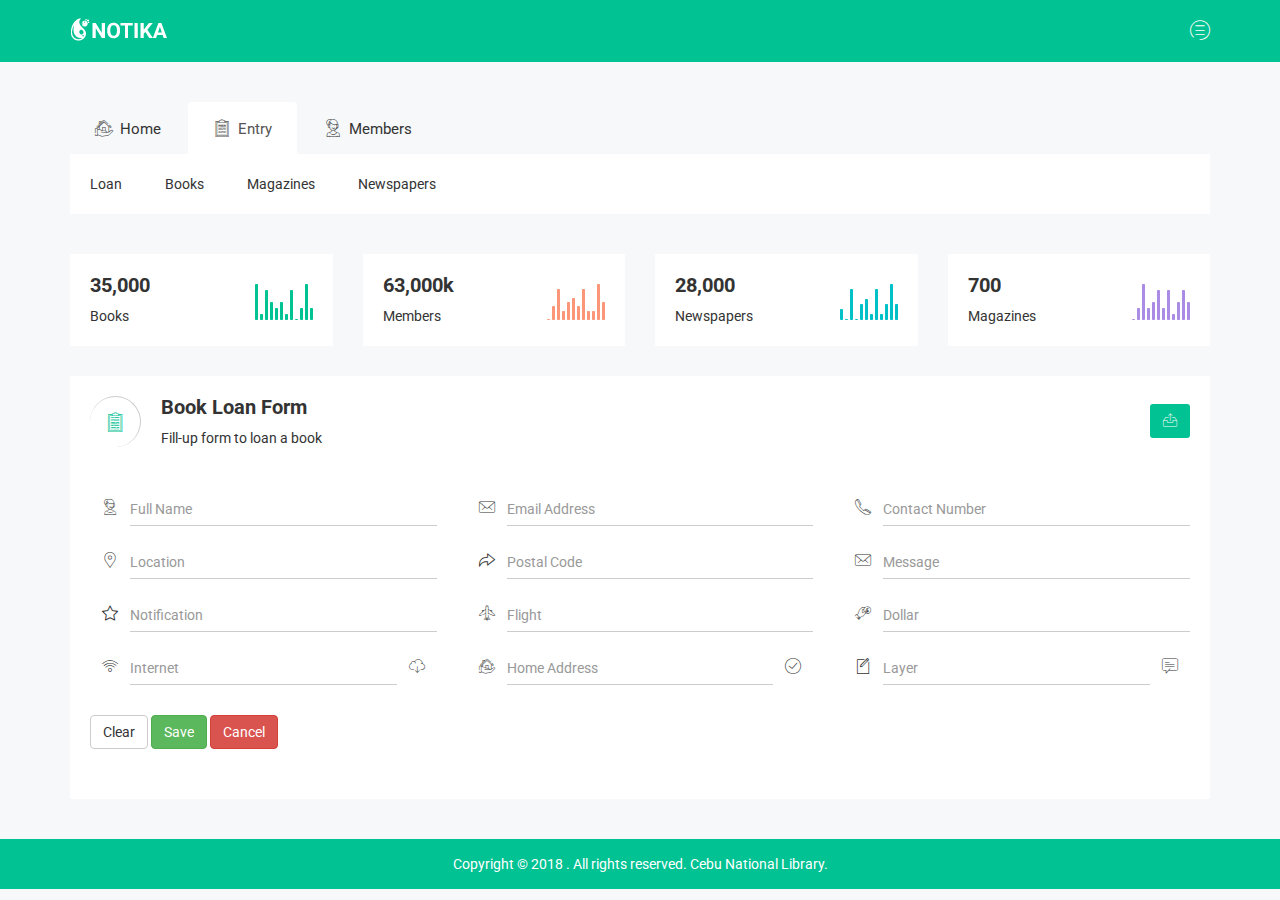
<file: loan.html>
<!doctype html>
<html class="no-js" lang="">

<head>
    <meta charset="utf-8">
    <meta http-equiv="x-ua-compatible" content="ie=edge">
    <title>Cebu National Library | Admin</title>
    <meta name="description" content="">
    <meta name="viewport" content="width=device-width, initial-scale=1">
    <!-- favicon
		============================================ -->
    <link rel="shortcut icon" type="image/x-icon" href="img/favicon.ico">
    <!-- Google Fonts
		============================================ -->
    <link href="https://fonts.googleapis.com/css?family=Roboto:100,300,400,700,900" rel="stylesheet">
    <!-- Bootstrap CSS
		============================================ -->
    <link rel="stylesheet" href="css/bootstrap.min.css">
    <!-- font awesome CSS
		============================================ -->
    <link rel="stylesheet" href="css/font-awesome.min.css">
    <!-- owl.carousel CSS
		============================================ -->
    <link rel="stylesheet" href="css/owl.carousel.css">
    <link rel="stylesheet" href="css/owl.theme.css">
    <link rel="stylesheet" href="css/owl.transitions.css">
    <!-- meanmenu CSS
		============================================ -->
    <link rel="stylesheet" href="css/meanmenu/meanmenu.min.css">
    <!-- animate CSS
		============================================ -->
    <link rel="stylesheet" href="css/animate.css">
    <!-- normalize CSS
		============================================ -->
    <link rel="stylesheet" href="css/normalize.css">
    <!-- mCustomScrollbar CSS
		============================================ -->
    <link rel="stylesheet" href="css/scrollbar/jquery.mCustomScrollbar.min.css">
    
    <!-- Notika icon CSS
		============================================ -->
    <link rel="stylesheet" href="css/notika-custom-icon.css">
    <!-- Data Table JS
		============================================ -->
    <link rel="stylesheet" href="css/jquery.dataTables.min.css">
    <!-- main CSS
		============================================ -->
    <link rel="stylesheet" href="css/main.css">
    <!-- style CSS
		============================================ -->
    <link rel="stylesheet" href="css/style.css">
    <!-- responsive CSS
		============================================ -->
    <link rel="stylesheet" href="css/responsive.css">
    <!-- modernizr JS
		============================================ -->
    <script src="js/vendor/modernizr-2.8.3.min.js"></script>
</head>

<body>
    <!--[if lt IE 8]>
            <p class="browserupgrade">You are using an <strong>outdated</strong> browser. Please <a href="http://browsehappy.com/">upgrade your browser</a> to improve your experience.</p>
        <![endif]-->
    <!-- Start Header Top Area -->
    <div class="header-top-area">
        <div class="container">
            <div class="row">
                <div class="col-lg-4 col-md-4 col-sm-12 col-xs-12">
                    <div class="logo-area">
                        <a href="#"><img src="img/logo/logo.png" alt="" /></a>
                    </div>
                </div>
                <div class="col-lg-8 col-md-8 col-sm-12 col-xs-12">
                    <div class="header-top-menu">
                        <ul class="nav navbar-nav notika-top-nav">
                            <li class="nav-item"><a href="#" data-toggle="dropdown" role="button" aria-expanded="false" class="nav-link dropdown-toggle"><span><i class="notika-icon notika-menus"></i></span></a>
                                <div role="menu" class="dropdown-menu message-dd task-dd animated zoomIn">
                                    <div class="hd-message-info hd-task-info">
                                        <div class="skill">
                                            <div class="progress">
                                                <div class="lead-content">
                                                    <p>User</p>
                                                </div>
                                                <div class="progress-bar wow fadeInLeft" data-progress="95%" style="width: 95%;" data-wow-duration="1.5s" data-wow-delay="1.2s"> <span>95%</span>
                                                </div>
                                            </div>
                                            <div class="progress">
                                                <div class="lead-content">
                                                    <p>Logout</p>
                                                </div>
                                                <div class="progress-bar wow fadeInLeft" data-progress="85%" style="width: 85%;" data-wow-duration="1.5s" data-wow-delay="1.2s"><span>85%</span> </div>
                                            </div>
                                        </div>
                                    </div>
                                 
                                </div>
                            </li>
                        </ul>
                    </div>
                </div>
            </div>
        </div>
    </div>
    <!-- End Header Top Area -->
    <!-- Mobile Menu start -->
    <div class="mobile-menu-area">
        <div class="container">
            <div class="row">
                <div class="col-lg-12 col-md-12 col-sm-12 col-xs-12">
                    <div class="mobile-menu">
                        <nav id="dropdown">
                            <ul class="mobile-menu-nav">
                                <li><a data-toggle="collapse" data-target="#Charts" href="#">Home</a>
                                    <ul class="collapse dropdown-header-top">
										<li><a href="index.html">Dashboard</a></li>
                                        <li><a href="index.html">Issued</a></li>
                                        <li><a href="index-2.html">Returned</a></li>
                                        <li><a href="index-3.html">Overdue</a></li>
                                    </ul>
                                </li>
                                <li><a data-toggle="collapse" data-target="#demoevent" href="#">Entry</a>
                                    <ul id="demoevent" class="collapse dropdown-header-top">
										<li><a href="loan.html">Loan</a></li>
                                        <li><a href="inbox.html">Book</a></li>
                                        <li><a href="view-email.html">Magazine</a></li>
                                        <li><a href="compose-email.html">Newspapers</a></li>
                                    </ul>
                                </li>
                                <li><a data-toggle="collapse" data-target="#Pagemob" href="#">Members</a>
                                    <ul id="Pagemob" class="collapse dropdown-header-top">
                                        <li><a href="contact.html">Contact</a>
                                        </li>
                                        <li><a href="invoice.html">Invoice</a>
                                        </li>
                                        <li><a href="typography.html">Typography</a>
                                        </li>
                                        <li><a href="color.html">Color</a>
                                        </li>
                                        <li><a href="login-register.html">Login Register</a>
                                        </li>
                                        <li><a href="404.html">404 Page</a>
                                        </li>
                                    </ul>
                                </li>
                            </ul>
                        </nav>
                    </div>
                </div>
            </div>
        </div>
    </div>
    <!-- Mobile Menu end -->
    <!-- Main Menu area start-->
    <div class="main-menu-area mg-tb-40">
        <div class="container">
            <div class="row">
                <div class="col-lg-12 col-md-12 col-sm-12 col-xs-12">
                    <ul class="nav nav-tabs notika-menu-wrap menu-it-icon-pro">
                        <li><a data-toggle="tab" href="#Home"><i class="notika-icon notika-house"></i> Home</a>
                        </li>
                        <li class="active"><a data-toggle="tab" href="#mailbox"><i class="notika-icon notika-form"></i> Entry</a> <!-- notika-mail -->
                        </li>
                        <li><a data-toggle="tab" href="#Page"><i class="notika-icon notika-support"></i> Members</a>
                        </li>
                    </ul>
                    <div class="tab-content custom-menu-content">
                        <div id="Home" class="tab-pane in notika-tab-menu-bg animated flipInX">
                            <ul class="notika-main-menu-dropdown">
								<li><a href="index.html">Dashboard</a>
                                </li>
                                <li><a href="index.html">Issued</a>
                                </li>
                                <li><a href="index-2.html">Returned</a>
                                </li>
                                <li><a href="index-3.html">Overdue</a>
                                </li>
                            </ul>
                        </div>
                        <div id="mailbox" class="tab-pane active notika-tab-menu-bg animated flipInX">
                            <ul class="notika-main-menu-dropdown">
								<li><a href="loan.html">Loan</a>
                                </li>
                                <li><a href="inbox.html">Books</a>
                                </li>
                                <li><a href="view-email.html">Magazines</a>
                                </li>
                                <li><a href="compose-email.html">Newspapers</a>
                                </li>
                            </ul>
                        </div>
                        
                        <div id="Page" class="tab-pane notika-tab-menu-bg animated flipInX">
                            <ul class="notika-main-menu-dropdown">
                                <li><a href="contact.html">Community</a>
                                </li>
                            </ul>
                        </div>
                    </div>
                </div>
            </div>
        </div>
    </div>
    <!-- Main Menu area End-->
    <!-- Start Status area -->
    <div class="notika-status-area">
        <div class="container">
            <div class="row">
                <div class="col-lg-3 col-md-6 col-sm-6 col-xs-12">
                    <div class="wb-traffic-inner notika-shadow sm-res-mg-t-30 tb-res-mg-t-30">
                        <div class="website-traffic-ctn">
                            <h2><span class="counter">50,000</span></h2>
                            <p>Books</p>
                        </div>
                        <div class="sparkline-bar-stats1">9,4,8,6,5,6,4,8,3,5,9,5</div>
                    </div>
                </div>
                <div class="col-lg-3 col-md-6 col-sm-6 col-xs-12">
                    <div class="wb-traffic-inner notika-shadow sm-res-mg-t-30 tb-res-mg-t-30">
                        <div class="website-traffic-ctn">
                            <h2><span class="counter">90,000</span>k</h2>
                            <p>Members</p>
                        </div>
                        <div class="sparkline-bar-stats2">1,4,8,3,5,6,4,8,3,3,9,5</div>
                    </div>
                </div>
                <div class="col-lg-3 col-md-6 col-sm-6 col-xs-12">
                    <div class="wb-traffic-inner notika-shadow sm-res-mg-t-30 tb-res-mg-t-30 dk-res-mg-t-30">
                        <div class="website-traffic-ctn">
                            <h2><span class="counter">40,000</span></h2>
                            <p>Newspapers</p>
                        </div>
                        <div class="sparkline-bar-stats3">4,2,8,2,5,6,3,8,3,5,9,5</div>
                    </div>
                </div>
                <div class="col-lg-3 col-md-6 col-sm-6 col-xs-12">
                    <div class="wb-traffic-inner notika-shadow sm-res-mg-t-30 tb-res-mg-t-30 dk-res-mg-t-30">
                        <div class="website-traffic-ctn">
                            <h2><span class="counter">1,000</span></h2>
                            <p>Magazines</p>
                        </div>
                        <div class="sparkline-bar-stats4">2,4,8,4,5,7,4,7,3,5,7,5</div>
                    </div>
                </div>
            </div>
        </div>
    </div>
    <!-- End Status area-->
    
    <!-- Start Email Statistic area-->
    <div class="notika-email-post-area mg-tb-30">
        <div class="container">
            <div class="row">
			<div class="col-lg-12 col-md-12 col-sm-12 col-xs-12">
					<div class="breadcomb-list">
						<div class="row">
							<div class="col-lg-6 col-md-6 col-sm-6 col-xs-12">
								<div class="breadcomb-wp">
									<div class="breadcomb-icon">
										<i class="notika-icon notika-form"></i>
									</div>
									<div class="breadcomb-ctn">
										<h2>Book Loan Form</h2>
										<p>Fill-up form to loan a book</p>
									</div>
								</div>
							</div>
							<div class="col-lg-6 col-md-6 col-sm-6 col-xs-3">
								<div class="breadcomb-report">
									<button data-toggle="tooltip" data-placement="left" title="" class="btn waves-effect" data-original-title="Download Report"><i class="notika-icon notika-sent"></i></button>
								</div>
							</div>
						</div>
					</div>
				</div>
                <div class="col-lg-12 col-md-12 col-sm-12 col-xs-12">
					<!-- page content goes here -->
						<div class="form-element-list">
						
						<div class="row">
                            <div class="col-lg-4 col-md-4 col-sm-4 col-xs-12">
                                <div class="form-group ic-cmp-int">
                                    <div class="form-ic-cmp">
                                        <i class="notika-icon notika-support"></i>
                                    </div>
                                    <div class="nk-int-st">
                                        <input type="text" class="form-control" placeholder="Full Name">
                                    </div>
                                </div>
                            </div>
                            <div class="col-lg-4 col-md-4 col-sm-4 col-xs-12">
                                <div class="form-group ic-cmp-int">
                                    <div class="form-ic-cmp">
                                        <i class="notika-icon notika-mail"></i>
                                    </div>
                                    <div class="nk-int-st">
                                        <input type="text" class="form-control" placeholder="Email Address">
                                    </div>
                                </div>
                            </div>
                            <div class="col-lg-4 col-md-4 col-sm-4 col-xs-12">
                                <div class="form-group ic-cmp-int">
                                    <div class="form-ic-cmp">
                                        <i class="notika-icon notika-phone"></i>
                                    </div>
                                    <div class="nk-int-st">
                                        <input type="text" class="form-control" placeholder="Contact Number">
                                    </div>
                                </div>
                            </div>
                        </div>
                        <div class="row">
                            <div class="col-lg-4 col-md-4 col-sm-4 col-xs-12">
                                <div class="form-group ic-cmp-int">
                                    <div class="form-ic-cmp">
                                        <i class="notika-icon notika-map"></i>
                                    </div>
                                    <div class="nk-int-st">
                                        <input type="text" class="form-control" placeholder="Location">
                                    </div>
                                </div>
                            </div>
                            <div class="col-lg-4 col-md-4 col-sm-4 col-xs-12">
                                <div class="form-group ic-cmp-int">
                                    <div class="form-ic-cmp">
                                        <i class="notika-icon notika-next"></i>
                                    </div>
                                    <div class="nk-int-st">
                                        <input type="text" class="form-control" placeholder="Postal Code">
                                    </div>
                                </div>
                            </div>
                            <div class="col-lg-4 col-md-4 col-sm-4 col-xs-12">
                                <div class="form-group ic-cmp-int">
                                    <div class="form-ic-cmp">
                                        <i class="notika-icon notika-mail"></i>
                                    </div>
                                    <div class="nk-int-st">
                                        <input type="text" class="form-control" placeholder="Message">
                                    </div>
                                </div>
                            </div>
                        </div>
                        <div class="row">
                            <div class="col-lg-4 col-md-4 col-sm-4 col-xs-12">
                                <div class="form-group ic-cmp-int">
                                    <div class="form-ic-cmp">
                                        <i class="notika-icon notika-star"></i>
                                    </div>
                                    <div class="nk-int-st">
                                        <input type="text" class="form-control" placeholder="Notification">
                                    </div>
                                </div>
                            </div>
                            <div class="col-lg-4 col-md-4 col-sm-4 col-xs-12">
                                <div class="form-group ic-cmp-int">
                                    <div class="form-ic-cmp">
                                        <i class="notika-icon notika-travel"></i>
                                    </div>
                                    <div class="nk-int-st">
                                        <input type="text" class="form-control" placeholder="Flight">
                                    </div>
                                </div>
                            </div>
                            <div class="col-lg-4 col-md-4 col-sm-4 col-xs-12">
                                <div class="form-group ic-cmp-int">
                                    <div class="form-ic-cmp">
                                        <i class="notika-icon notika-dollar"></i>
                                    </div>
                                    <div class="nk-int-st">
                                        <input type="text" class="form-control" placeholder="Dollar">
                                    </div>
                                </div>
                            </div>
                        </div>
                        <div class="row">
                            <div class="col-lg-4 col-md-4 col-sm-4 col-xs-12">
                                <div class="form-group ic-cmp-int form-elet-mg res-mg-fcs">
                                    <div class="form-ic-cmp">
                                        <i class="notika-icon notika-wifi"></i>
                                    </div>
                                    <div class="nk-int-st">
                                        <input type="text" class="form-control" placeholder="Internet">
                                    </div>
                                    <div class="form-ic-cmp">
                                        <i class="notika-icon notika-cloud"></i>
                                    </div>
                                </div>
                            </div>
                            <div class="col-lg-4 col-md-4 col-sm-4 col-xs-12">
                                <div class="form-group ic-cmp-int form-elet-mg res-mg-fcs">
                                    <div class="form-ic-cmp">
                                        <i class="notika-icon notika-house"></i>
                                    </div>
                                    <div class="nk-int-st">
                                        <input type="text" class="form-control" placeholder="Home Address">
                                    </div>
                                    <div class="form-ic-cmp">
                                        <i class="notika-icon notika-success"></i>
                                    </div>
                                </div>
                            </div>
                            <div class="col-lg-4 col-md-4 col-sm-4 col-xs-12">
                                <div class="form-group ic-cmp-int form-elet-mg">
                                    <div class="form-ic-cmp">
                                        <i class="notika-icon notika-edit"></i>
                                    </div>
                                    <div class="nk-int-st">
                                        <input type="text" class="form-control" placeholder="Layer">
                                    </div>
                                    <div class="form-ic-cmp">
                                        <i class="notika-icon notika-chat"></i>
                                    </div>
                                </div>
                            </div>
                        </div>
						
						<div class="btn-list mg-tb-30">
                            <button class="btn btn-default notika-btn-default waves-effect">Clear</button>
                            <button class="btn btn-success notika-btn-success waves-effect">Save</button>
                            <button class="btn btn-danger notika-btn-danger waves-effect">Cancel</button>
                        </div>
                    </div>
					<!-- end page content -->
                </div>
            </div>
        </div>
    </div>
    <!-- End Email Statistic area-->
   
    <!-- Start Footer area-->
    <div class="footer-copyright-area">
        <div class="container">
            <div class="row">
                <div class="col-lg-12 col-md-12 col-sm-12 col-xs-12">
                    <div class="footer-copy-right">
                        <p>Copyright © 2018 
. All rights reserved. Cebu National Library.</p>
                    </div>
                </div>
            </div>
        </div>
    </div>
    <!-- End Footer area-->
    <!-- jquery
		============================================ -->
    <script src="js/vendor/jquery-1.12.4.min.js"></script>
    <!-- bootstrap JS
		============================================ -->
    <script src="js/bootstrap.min.js"></script>
    <!-- wow JS
		============================================ -->
    <script src="js/wow.min.js"></script>
    <!-- price-slider JS
		============================================ -->
    <script src="js/jquery-price-slider.js"></script>
    <!-- owl.carousel JS
		============================================ -->
    <script src="js/owl.carousel.min.js"></script>
    <!-- scrollUp JS
		============================================ -->
    <script src="js/jquery.scrollUp.min.js"></script>
    <!-- meanmenu JS
		============================================ -->
    <script src="js/meanmenu/jquery.meanmenu.js"></script>
    <!-- counterup JS
		============================================ -->
    <script src="js/counterup/jquery.counterup.min.js"></script>
    <script src="js/counterup/waypoints.min.js"></script>
    <script src="js/counterup/counterup-active.js"></script>
    <!-- mCustomScrollbar JS
		============================================ -->
    <script src="js/scrollbar/jquery.mCustomScrollbar.concat.min.js"></script>
    <!-- sparkline JS
		============================================ -->
    <script src="js/sparkline/jquery.sparkline.min.js"></script>
    <script src="js/sparkline/sparkline-active.js"></script>
    <!-- flot JS
		============================================ -->
    <script src="js/flot/jquery.flot.js"></script>
    <script src="js/flot/jquery.flot.resize.js"></script>
    <script src="js/flot/jquery.flot.pie.js"></script>
    <script src="js/flot/jquery.flot.tooltip.min.js"></script>
    <script src="js/flot/jquery.flot.orderBars.js"></script>
    <script src="js/flot/curvedLines.js"></script>
    <script src="js/flot/flot-active.js"></script>
    <!-- knob JS
		============================================ -->
    <script src="js/knob/jquery.knob.js"></script>
    <script src="js/knob/jquery.appear.js"></script>
    <script src="js/knob/knob-active.js"></script>
	
	 <!-- Data Table JS
		============================================ -->
    <script src="js/data-table/jquery.dataTables.min.js"></script>
    <script src="js/data-table/data-table-act.js"></script>
   
    <!--  todo JS
		============================================ -->
    <script src="js/todo/jquery.todo.js"></script>
    <!-- plugins JS
		============================================ -->
    <script src="js/plugins.js"></script>
    <!-- main JS
		============================================ -->
    <script src="js/main.js"></script>
	<!-- tawk chat JS
		============================================ -->
    <script src="js/tawk-chat.js"></script>
</body>

</html>
</file>
<file: css/notika-custom-icon.css>
@font-face {
  font-family: 'notika-icon';
  src:  url('fonts/notika-icon.eot?qzfrsz');
  src:  url('fonts/notika-icon.eot?qzfrsz#iefix') format('embedded-opentype'),
    url('fonts/notika-icon.ttf?qzfrsz') format('truetype'),
    url('fonts/notika-icon.woff?qzfrsz') format('woff'),
    url('fonts/notika-icon.svg?qzfrsz#notika-icon') format('svg');
  font-weight: normal;
  font-style: normal;
}

.notika-icon {
  /* use !important to prevent issues with browser extensions that change fonts */
  font-family: 'notika-icon' !important;
  speak: none;
  font-style: normal;
  font-weight: normal;
  font-variant: normal;
  text-transform: none;
  line-height: 1;

  /* Better Font Rendering =========== */
  -webkit-font-smoothing: antialiased;
  -moz-osx-font-smoothing: grayscale;
}

.notika-menu-befores:before {
  content: "\e93d";
}
.notika-menu-after:before {
  content: "\e93b";
}
.notika-menu-before:before {
  content: "\e93c";
}
.notika-menu-sidebar:before {
  content: "\e93a";
}
.notika-skype:before {
  content: "\e939";
}
.notika-app:before {
  content: "\e936";
}
.notika-form:before {
  content: "\e937";
}
.notika-windows:before {
  content: "\e938";
}
.notika-bar-chart:before {
  content: "\e935";
}
.notika-alarm:before {
  content: "\e900";
}
.notika-arrow-right:before {
  content: "\e901";
}
.notika-avable:before {
  content: "\e902";
}
.notika-back:before {
  content: "\e903";
}
.notika-calendar:before {
  content: "\e904";
}
.notika-chat:before {
  content: "\e905";
}
.notika-checked:before {
  content: "\e906";
}
.notika-close:before {
  content: "\e907";
}
.notika-cloud:before {
  content: "\e908";
}
.notika-credit-card:before {
  content: "\e909";
}
.notika-dollar:before {
  content: "\e90a";
}
.notika-dot:before {
  content: "\e90b";
}
.notika-down-arrow:before {
  content: "\e90c";
}
.notika-draft:before {
  content: "\e90d";
}
.notika-edit:before {
  content: "\e90e";
}
.notika-eye:before {
  content: "\e90f";
}
.notika-facebook:before {
  content: "\e910";
}
.notika-file:before {
  content: "\e911";
}
.notika-finance:before {
  content: "\e912";
}
.notika-flag:before {
  content: "\e913";
}
.notika-house:before {
  content: "\e914";
}
.notika-ip-locator:before {
  content: "\e915";
}
.notika-left-arrow:before {
  content: "\e916";
}
.notika-mail:before {
  content: "\e917";
}
.notika-map:before {
  content: "\e918";
}
.notika-menu:before {
  content: "\e919";
}
.notika-menus:before {
  content: "\e91a";
}
.notika-minus-symbol:before {
  content: "\e91b";
}
.notika-more-button:before {
  content: "\e91c";
}
.notika-next:before {
  content: "\e91d";
}
.notika-next-pro:before {
  content: "\e91e";
}
.notika-paperclip:before {
  content: "\e91f";
}
.notika-phone:before {
  content: "\e920";
}
.notika-picture:before {
  content: "\e921";
}
.notika-pinterest:before {
  content: "\e922";
}
.notika-plus-symbol:before {
  content: "\e923";
}
.notika-print:before {
  content: "\e924";
}
.notika-promos:before {
  content: "\e925";
}
.notika-refresh:before {
  content: "\e926";
}
.notika-right-arrow:before {
  content: "\e927";
}
.notika-search:before {
  content: "\e928";
}
.notika-sent:before {
  content: "\e929";
}
.notika-settings:before {
  content: "\e92a";
}
.notika-social:before {
  content: "\e92b";
}
.notika-star:before {
  content: "\e92c";
}
.notika-success:before {
  content: "\e92d";
}
.notika-support:before {
  content: "\e92e";
}
.notika-tax:before {
  content: "\e92f";
}
.notika-trash:before {
  content: "\e930";
}
.notika-travel:before {
  content: "\e931";
}
.notika-twitter:before {
  content: "\e932";
}
.notika-up-arrow:before {
  content: "\e933";
}
.notika-wifi:before {
  content: "\e934";
}
</file>
<file: css/main.css>
/*! HTML5 Boilerplate v5.2.0 | MIT License | https://html5boilerplate.com/ */

/*
 * What follows is the result of much research on cross-browser styling.
 * Credit left inline and big thanks to Nicolas Gallagher, Jonathan Neal,
 * Kroc Camen, and the H5BP dev community and team.
 */

/* ==========================================================================
   Base styles: opinionated defaults
   ========================================================================== */

html {
    color: #222;
    font-size: 1em;
    line-height: 1.4;
}

/*
 * Remove text-shadow in selection highlight:
 * https://twitter.com/miketaylr/status/12228805301
 *
 * These selection rule sets have to be separate.
 * Customize the background color to match your design.
 */

::-moz-selection {
    background: #b3d4fc;
    text-shadow: none;
}

::selection {
    background: #b3d4fc;
    text-shadow: none;
}

/*
 * A better looking default horizontal rule
 */

hr {
    display: block;
    height: 1px;
    border: 0;
    border-top: 1px solid #ccc;
    margin: 1em 0;
    padding: 0;
}

/*
 * Remove the gap between audio, canvas, iframes,
 * images, videos and the bottom of their containers:
 * https://github.com/h5bp/html5-boilerplate/issues/440
 */

audio,
canvas,
iframe,
img,
svg,
video {
    vertical-align: middle;
}

/*
 * Remove default fieldset styles.
 */

fieldset {
    border: 0;
    margin: 0;
    padding: 0;
}

/*
 * Allow only vertical resizing of textareas.
 */

textarea {
    resize: vertical;
}

/* ==========================================================================
   Browser Upgrade Prompt
   ========================================================================== */

.browserupgrade {
    margin: 0.2em 0;
    background: #ccc;
    color: #000;
    padding: 0.2em 0;
}

/* ==========================================================================
   Author's custom styles
   ========================================================================== */

















/* ==========================================================================
   Helper classes
   ========================================================================== */

/*
 * Hide visually and from screen readers:
 */

.hidden {
    display: none !important;
}

/*
 * Hide only visually, but have it available for screen readers:
 * http://snook.ca/archives/html_and_css/hiding-content-for-accessibility
 */

.visuallyhidden {
    border: 0;
    clip: rect(0 0 0 0);
    height: 1px;
    margin: -1px;
    overflow: hidden;
    padding: 0;
    position: absolute;
    width: 1px;
}

/*
 * Extends the .visuallyhidden class to allow the element
 * to be focusable when navigated to via the keyboard:
 * https://www.drupal.org/node/897638
 */

.visuallyhidden.focusable:active,
.visuallyhidden.focusable:focus {
    clip: auto;
    height: auto;
    margin: 0;
    overflow: visible;
    position: static;
    width: auto;
}

/*
 * Hide visually and from screen readers, but maintain layout
 */

.invisible {
    visibility: hidden;
}

/*
 * Clearfix: contain floats
 *
 * For modern browsers
 * 1. The space content is one way to avoid an Opera bug when the
 *    `contenteditable` attribute is included anywhere else in the document.
 *    Otherwise it causes space to appear at the top and bottom of elements
 *    that receive the `clearfix` class.
 * 2. The use of `table` rather than `block` is only necessary if using
 *    `:before` to contain the top-margins of child elements.
 */

.clearfix:before,
.clearfix:after {
    content: " "; /* 1 */
    display: table; /* 2 */
}

.clearfix:after {
    clear: both;
}

/* ==========================================================================
   EXAMPLE Media Queries for Responsive Design.
   These examples override the primary ('mobile first') styles.
   Modify as content requires.
   ========================================================================== */

@media only screen and (min-width: 35em) {
    /* Style adjustments for viewports that meet the condition */
}

@media print,
       (-webkit-min-device-pixel-ratio: 1.25),
       (min-resolution: 1.25dppx),
       (min-resolution: 120dpi) {
    /* Style adjustments for high resolution devices */
}

/* ==========================================================================
   Print styles.
   Inlined to avoid the additional HTTP request:
   http://www.phpied.com/delay-loading-your-print-css/
   ========================================================================== */

@media print {
    *,
    *:before,
    *:after {
        background: transparent !important;
        color: #000 !important; /* Black prints faster:
                                   http://www.sanbeiji.com/archives/953 */
        box-shadow: none !important;
        text-shadow: none !important;
    }

    a,
    a:visited {
        text-decoration: underline;
    }

    a[href]:after {
        content: " (" attr(href) ")";
    }

    abbr[title]:after {
        content: " (" attr(title) ")";
    }

    /*
     * Don't show links that are fragment identifiers,
     * or use the `javascript:` pseudo protocol
     */

    a[href^="#"]:after,
    a[href^="javascript:"]:after {
        content: "";
    }

    pre,
    blockquote {
        border: 1px solid #999;
        page-break-inside: avoid;
    }

    /*
     * Printing Tables:
     * http://css-discuss.incutio.com/wiki/Printing_Tables
     */

    thead {
        display: table-header-group;
    }

    tr,
    img {
        page-break-inside: avoid;
    }

    img {
        max-width: 100% !important;
    }

    p,
    h2,
    h3 {
        orphans: 3;
        widows: 3;
    }

    h2,
    h3 {
        page-break-after: avoid;
    }
}
</file>
<file: css/style.css>
/*-----------------------------------------------------------------------------------

    Template Name: Notika - Notika Admin Template 
    Template URI: 
    Description: Notika Admin Template is a responsive admin template based on the famous Bootstrap framework it's easy to edit and customize by documentation.
    Author: lucidtemplate
    Author URI: 
    Version: 1.0

-----------------------------------------------------------------------------------
    
    CSS INDEX
    ===================
	
    1. Theme Default CSS (body, link color, section etc)
    2. Header Top 
    3. Main Menu
    4. status
    5. statistics 
    6. Email statistics
    7. Recent Post
    8. Blog 
    9. Recent Items
    10. Realtime 
    11. Footer 
    12. Todo 
    13. Chat 
    14. Widget 
    15. Widget contact 
    16. Widget contact Form 
    17. Widget tabs 
    18. Analtic 
    19. Alert 
    20. color 
    21. tabs 
    22. Wizard 
    23. Dropdown triggering 
    24. Modals 
    25. Accordion 
    26. Tooltips 
    27. Popovers 
    28. Typography 
    29. Contact 
    30. Inbox 
    31. View Mail 
    32. Compose Mail 
    33. Normal Table 
    34. Data Table 
    35. Form Element
    36. Form Components

-----------------------------------------------------------------------------------*/

/*----------------------------------------*/
/*  1.  Theme default CSS
/*----------------------------------------*/
html, body {font-family: 'Roboto', sans-serif;font-weight:400;}
body {background:#F6F8FA;}
.floatleft {float:left}
.floatright {float:right}
.alignleft {float:left;margin-right:15px;margin-bottom: 15px}
.alignright {float:right;margin-left:15px;margin-bottom: 15px}
.aligncenter {display:block;margin:0 auto 15px}
a:focus {outline:0px solid}
img {max-width:100%;height:auto}
.fix {overflow:hidden}
p {margin:0 0 15px;}
h1, h2, h3, h4, h5, h6 {
  margin: 0 0 10px;
  font-weight:700;
}
a {transition: all 0.3s ease 0s;text-decoration:none;}
a:hover {
  color: #00c292;
  text-decoration: none;
}
a:active, a:hover, a:focus {
  outline: 0 none;
  text-decoration: none;
}
ul{
list-style: outside none none;
margin: 0;
padding: 0
}
.clear{clear:both}
body {}
.mg-tb-40{
	margin:40px 0px;
}
.mg-tb-30{
	margin:30px 0px;
}
.mg-t-30{
	margin-top:30px;
}
.mg-b-15{
	margin-bottom:15px;
}
.mg-t-15{
	margin-top:15px;
}
.mg-t-10{
	margin-top:10px;
}
.mg-t-20{
	margin-top:20px;
}
.nk-red{
	background:#F44336;
}
.nk-pink{
	background:#E91E63;
}
.nk-purple{
	background:#9C27B0;
}
.nk-deep-purple{
	background:#673AB7;
}
.nk-indigo{
	background:#3F51B5;
}
.nk-blue{
	background:#2196F3;
}
.nk-light-blue{
	background:#03A9F4;
}
.nk-cyan{
	background:#00BCD4;
}
.nk-teal{
	background:#009688;
}
.nk-green{
	background:#4CAF50;
}
.nk-light-green{
	background:#8BC34A;
}
.nk-lime{
	background:#CDDC39;
}
.nk-yellow{
	background:#FFEB3B;
}
.nk-amber{
	background:#FFC107;
}
.nk-orange{
	background:#FF9800;
}
.nk-deep-orange{
	background:#FF5722;
}
.nk-brown{
	background:#795548;
}
.nk-gray{
	background:#9E9E9E;
}
.nk-blue-gray{
	background:#607D8B;
}
.nk-black{
	background:#000000;
}
@font-face {
  font-family: 'notika-icon';
  src:  url('fonts/notika-icon.eot?qzfrsz');
  src:  url('fonts/notika-icon.eot?qzfrsz#iefix') format('embedded-opentype'),
    url('fonts/notika-icon.ttf?qzfrsz') format('truetype'),
    url('fonts/notika-icon.woff?qzfrsz') format('woff'),
    url('fonts/notika-icon.svg?qzfrsz#notika-icon') format('svg');
  font-weight: normal;
  font-style: normal;
}
.sale-statistic-inner, .statistic-right-area, .email-statis-inner, .recent-post-wrapper, .blog-inner-list, .realtime-wrap, .add-todo-list, .notika-chat-list, .recent-signup-inner, .ongoing-task-inner, .contact-inner, .contact-form, .widget-tabs-int, .visitor-sv-tm-int, .search-engine-int, .alert-inner, .color-wrap, .wizard-wrap-int, .dropdown-list, .modals-list, .accordion-wn-wp, .tooltips-inner, .popovers-list, .typography-list, .typography-heading, .typography-inline-pro, .tpgp-helper, .contact-list, .inbox-left-sd, .inbox-text-list, .view-mail-list, .normal-table-list, .data-table-list, .form-element-list, .range-slider-wrap, .datepicker-int, .colorpicker-int, .summernote-wrap, .dropdone-nk, .form-example-wrap, .invoice-wrap, .google-map-single, .data-map-single, .image-cropper-wp, .nk-cd-ed-wp, .bar-chart-wp, .line-chart-wp, .area-chart-wp, .flot-chart-wp, .wb-traffic-inner, .notika-icon-int{
	padding:20px;
	background:#fff;
}
/*----------------------------------------*/
/*  2.  Header Top CSS
/*----------------------------------------*/
.header-top-area, .footer-copyright-area{
	background:#00c292;
}
.logo-area{
	padding:14px 0px;
}
.nav.navbar-nav.notika-top-nav{
	float: right;
}
.nav.notika-top-nav .open>a, .nav.notika-top-nav .open>a:focus, .nav.notika-top-nav .open>a:hover {
    background: #00c292;
    border-color: 0px solid #00c292;
	
}
.nav.notika-top-nav>li>a:focus, .nav.notika-top-nav>li>a:hover {
    text-decoration: none;
    background-color: #00c292;
}
.navbar-nav>li>a{
	color:#fff;
	padding: 20px 0px 20px 30px;
}
.rtl-layout .navbar-nav>li>a{
	padding: 20px 30px 20px 0px;
}
.nav.navbar-nav.notika-top-nav li a{
	font-size:20px;
	position:relative;
}
.header-top-menu .nav.notika-top-nav li .search-dd {
    position: absolute;
    top: -1px;
    left: -890px;
    width: 1140px;
    border: none;
}
.default-sidebar-tp .header-top-menu .nav.notika-top-nav li .search-dd, .sm-ltd-sd .header-top-menu .nav.notika-top-nav li .search-dd, .lg-sd-tp .header-top-menu .nav.notika-top-nav li .search-dd, .mini-std-tp .header-top-menu .nav.notika-top-nav li .search-dd, .lg-tp-ld .header-top-menu .nav.notika-top-nav li .search-dd, .offcanvas .header-top-menu .nav.notika-top-nav li .search-dd, .hd-fd-tp .header-top-menu .nav.notika-top-nav li .search-dd, .dark-header .header-top-menu .nav.notika-top-nav li .search-dd, .dark-sidebar-tp .header-top-menu .nav.notika-top-nav li .search-dd, .fullscreen .header-top-menu .nav.notika-top-nav li .search-dd {
    left: -930px;
}
.box-layout .header-top-menu .nav.notika-top-nav li .search-dd {
    left: -865px;
    width: 1130px;
}
.header-top-menu .nav.notika-top-nav li .message-dd {
    position: absolute;
    top: 100%;
    left: -100px;
    width: 300px;
    border: none;
    padding: 20px 0px;
	z-index:9999;
}
.header-top-menu .nav.notika-top-nav li .message-dd .hd-mg-tt h2{
   font-size: 16px;
    color: #333;
    font-weight: 400;
    margin: 0;
    text-align: center;
    margin-bottom: 20px;
}
.header-top-menu .nav.notika-top-nav li .message-dd a{
    display:block;
}
.header-top-menu .nav.notika-top-nav li .search-dd .search-input{
  margin: 7px 300px;
  position: relative;
}
.header-top-menu .nav.notika-top-nav li .search-dd .search-input input[type="text"]{
    height: 40px;
    width: 100%;
    background: #F6F8FA;
    border: none;
	outline:none;
	padding: 5px 60px;
}
.header-top-menu .nav.notika-top-nav li .search-dd .search-input i{
    position: absolute;
    top: 0;
    left: 0;
    font-size: 20px;
    width: 50px;
    height: 40px;
    text-align: center;
    line-height: 40px;
	cursor: pointer;
}
.hd-message-sn{
	display: flex;
    padding: 10px 15px;
}
.hd-mg-ctn h3{
	font-size:14px;
	color:#333;
	margin-bottom:5px;
}
.hd-mg-ctn p{
	font-size:14px;
	color:#333;
	margin:0;
	overflow: hidden;
    text-overflow: ellipsis;
    white-space: nowrap;
}
.hd-message-img {
    width: 100px;
	margin-right: 15px;
}
.hd-mg-ctn {
    width: 210px;
    margin-top: 5px;
}
.hd-message-info a:hover{
	background:#F6F8FA;
}
.header-top-menu .nav.notika-top-nav li .message-dd .hd-mg-va a{
	font-size: 14px;
    color: #333;
    text-align: center;
    margin-top: 15px;
}
.header-top-menu .nav.notika-top-nav li .message-dd .hd-mg-va a:hover{
    color: #00c292;
}
.hd-task-info {
    overflow: hidden;
    margin: 0px 15px;
}
.hd-task-info .skill .progress {
    margin: 28px 0px 50px 0px;
}
.header-top-menu .nav.notika-top-nav li .message-dd.notification-dd{
	left:-150px;
}
.header-top-menu .nav.notika-top-nav li .message-dd.task-dd{
	left:-200px;
}
.header-top-menu .nav.notika-top-nav li .message-dd.chat-dd{
	left:-250px;
}
.hd-message-img img{
	border-radius:50%;
}
.hd-message-img.chat-img {
    width: 50px;
    margin-right: 15px;
}
.search-people{
	position: relative;
    margin-bottom: 20px;
}
.search-people i{
	position: absolute;
    top: 10px;
    left: 45px;
    font-size: 16px;
}
.search-people input[type="text"]{
	border: none;
    padding: 10px 40px;
    margin-left: 30px;
    outline: none;
    font-size: 14px;
    color: #333;
    background: #F6F8FA;
}
.hd-message-img.chat-img{
	position:relative;
}
.hd-message-img.chat-img .chat-avaible i{
	position: absolute;
    top: 0px;
    right: 0px;
    font-size: 12px;
	color:#00c292;
}
.ntd-ctn {
	position: absolute;
    top: 8px;
    left: -8px;
    font-size: 10px;
    background: #e46a76;
    height: 18px;
    width: 18px;
    line-height: 18px;
    text-align: center;
    border-radius: 50%;
    z-index: 999;
}
.spinner4 {
	width: 15px;
    height: 15px;
    border-radius: 50%;
    position: absolute;
    display: inline-block;
    top: 3px;
    left: -14px;
}
.spinner4:after, .spinner4:before {
  content: "";
    display: block;
    width: 30px;
    height: 30px;
    border-radius: 50%;
}
.spinner-4::before, .spinner-4::after {
	position: absolute;
	margin-top: 0px;
	margin-left: 0px;
	background: orangered;
	-webkit-animation: pulse 3s linear infinite;
	animation: pulse 3s linear infinite;
	opacity: 0;
	top: 0;
	left: 0;
}
.spinner-4:after {
  -webkit-animation: pulse 2s linear 2.3s infinite;
  animation: pulse 2s linear 2.3s infinite;
  z-index:99;
}

@-webkit-keyframes pulse {
  0% {
    -webkit-transform: scale(0);
            transform: scale(0);
    opacity: 1;
  }
  100% {
    -webkit-transform: scale(1.3);
            transform: scale(1.3);
    opacity: 0;
  }
}

@keyframes pulse {
  0% {
    -webkit-transform: scale(0);
            transform: scale(0);
    opacity: 1;
  }
  100% {
    -webkit-transform: scale(1.3);
            transform: scale(1.3);
    opacity: 0;
  }
}
/*----------------------------------------*/
/*  3.  Main Menu CSS
/*----------------------------------------*/
.nav-tabs.notika-menu-wrap{
	border-bottom: 0px solid #ddd;
}
.nav-tabs.notika-menu-wrap>li.active>a, .nav-tabs.notika-menu-wrap>li.active>a:focus, .nav-tabs.notika-menu-wrap>li.active>a:hover{
	border: 0px solid #ddd;
	border:none;
}
.notika-tab-menu-bg{
	position:relative;
}
.notika-tab-menu-bg:before {
    position: absolute;
    top: 0px;
    left: 0px;
    width: 100%;
    background: #fff;
    content: "";
    z-index: 9;
    height: 100%;
}
.custom-menu-content ul.notika-main-menu-dropdown {
    position: relative;
    z-index: 99;
}
ul.notika-menu-wrap li a{
	font-size: 15px;
    color: #333;
    padding: 15px 25px;
	border:none;
}
.custom-menu-content ul.notika-main-menu-dropdown li{
	display:inline-block;
}
.custom-menu-content ul.notika-main-menu-dropdown li a {
    padding: 20px 20px;
    display: block;
	font-size:14px;
	color:#333;
}
.custom-menu-content ul.notika-main-menu-dropdown li ul.layout-more-dp{
	position: absolute;
    z-index: 999;
    width: 200px;
    left: -20px;
    border: none;
    border-radius: 0px;
}
.custom-menu-content ul.notika-main-menu-dropdown li ul.layout-more-dp li a{
	font-size: 14px;
    color: #333;
    padding: 10px 20px;
}
.animated{
	-webkit-animation-duration:1s;
	animation-duration:1s;
	-webkit-animation-fill-mode:none!important;
	animation-fill-mode:none!important
}
.mg-t-80-b-40{
	margin:102px 0px 40px 0px;
}
.mean-container .mean-nav ul li a {
    color: #333;
}
.mean-container .mean-nav ul li a:hover {
    color: #00c292;
}
.box-layout .header-top-area {
		width: 1200px;
}
/*----------------------------------------*/
/*  4.  status CSS
/*----------------------------------------*/
.wb-traffic-inner{
	padding:20px;
	background:#fff;
	display:flex;
}
.website-traffic-ctn h2, .curved-ctn h2, .past-day-statis h2, .email-ctn-round h2, .recent-post-title h2, .recent-items-title h2, .realtime-title h2, .contact-hd h2, .animation-ctn-hd h2, .alert-hd h2, .color-hd h2, .tab-hd h2, .wizard-hd h2, .dropdown-trig-hd h2, .modals-hd h2, .accordion-hd h2, .tooltips-hd h2, .popovers-hd h2, .typography-list h2, .typography-heading h2, .typography-in-hd h2, .tpgp-hp-hd h2, .view-mail-hrd h2, .multiupload-sys h2, .basic-tb-hd h2{
	font-size:20px;
	color:#333;
}
.website-traffic-ctn p, .curved-ctn p, .recent-post-title p, .recent-post-it-ctn p, .view-ml-rl p, .mail-ads p, .multiupload-sys p{
	font-size:14px;
	color:#333;
	margin:0;
}
.sparkline-bar-stats1, .sparkline-bar-stats2, .sparkline-bar-stats3, .sparkline-bar-stats4{
	margin-left: auto;
	margin-top:10px;
}
/*----------------------------------------*/
/*  5.  statistics CSS
/*----------------------------------------*/
.flot-chart {
    height: 319px;
}
.flot-chart.flot-chart-sts{
	height: 308px;
}
#flotTip, .flot-tooltip {
    position: absolute;
    color: #333;
    display: none;
    font-size: 12px;
    box-shadow: 2px 2px 5px rgba(0,0,0,.1);
    padding: 3px 10px;
    background-color: #fff;
    z-index: 99999;
}
.jqstooltip {
  width: auto !important;
  height: auto !important;
}
.curved-inner-pro, .past-statistic-an, .recent-post-ctn, .recent-post-flex, .recent-items-ctn, .realtime-ctn, .realtime-visitor-ctn, .realtime-ctn-bw, .dw-st-ic, .wb-traffic-inner{
	display:flex;
}
.curved-icon, .past-statistic-graph, .recent-post-icon, .recent-items-icon, .realtime-icon{
	margin-left:auto;
	margin-top:3px;
}
.curved-icon a, .recent-post-icon a, .recent-items-icon a, .realtime-icon a{
	font-size:16px;
	margin-left:20px;
	color:#666;
	transition:all .4s ease 0s;
}
.recent-post-icon a, .recent-items-icon a, .realtime-icon a{
	margin-left:10px;
}
.recent-post-icon a:hover, .curved-icon a:hover, .recent-items-icon a:hover, .realtime-icon a:hover{
	color:#00c292;
	transition:all .4s ease 0s;
}
.past-day-statis p, .past-statistic-ctn p, .email-ctn-nock p, .blog-ctn p, .animation-ctn-hd p{
	color:#333;
	font-size:14px;
}
.animation-ctn-hd p{
	line-height:24px;
	margin-bottom:0px;
}
.animation-ctn-hd{
	margin-bottom:20px;
}
.past-statistic-ctn p{
	margin:0px;
}
.past-statistic-an {
    margin: 20px 0px;
}
.past-statistic-an:last-child {
    margin-bottom:0px;
}
.past-statistic-ctn h3{
	font-size:16px;
	color:#333;
	margin-bottom:5px;
}
.sale-statistic-inner{
	overflow:hidden;
}
.flot-chart-sts{
	width: calc(100% + 16px);
    left: -10px;
    bottom: -10px;
}
.flot-chart.flot-ch-pg {
    width: calc(100% + 18px);
    left: -10px;
    bottom: -10px;
}
.past-day-statis p{
	margin-bottom:0px;
	line-height:24px;
}
.past-day-statis, .curved-inner-pro{
	margin-bottom:20px;
}
/*----------------------------------------*/
/*  6.  Email statistics CSS
/*----------------------------------------*/
.email-round-nock{
	height:130px;
}
.email-ctn-nock p{
	margin-top:10px;
	position:relative;
	z-index:9;
	margin-bottom:0px;
}
.email-ctn-round{
	text-align:center;
}
.email-round-gp{
	display:flex;
	margin-top: 40px;
}
.email-signle-gp {
    height: 90px;
}
.email-round-pro{
	width:100%;
}
.email-ctn-round h2{
	margin-bottom:0px;
	text-align:left;
}
.email-statis-wrap {
    display: block;
}
/*----------------------------------------*/
/*  7.  Recent Post CSS
/*----------------------------------------*/
.realtime-title h2, .recent-post-title h2, .recent-items-title h2{
	margin-bottom:0px;
}

.recent-post-it-ctn h2, .realtime-vst-sg h4{
	font-size:16px;
	color:#333;
	margin-bottom:4px;
	transition:all .4s ease 0s;
}
.recent-post-it-ctn{
	margin-left:10px;
}
.recent-post-it-ctn{
	overflow:hidden;
}
.recent-post-it-ctn p{
	text-overflow: ellipsis;
    white-space: nowrap;
	overflow:hidden;
}
.recent-post-img img{
	border-radius: 50%;
}
.recent-post-flex.rc-ps-vw {
    text-align: center;
    display: block;
}
.recent-post-flex.rc-ps-vw .recent-post-line p, .realtime-vst-sg p, .realtime-title p{
    margin:0;
	font-size:14px;
	color:#333;
	transition:all .4s ease 0s;
}
.recent-post-flex.rc-ps-vw .recent-post-line p:hover{
	color:#00c292;
	transition:all .4s ease 0s;
}
.recent-post-items .recent-post-signle:hover .recent-post-it-ctn h2, .blog-ctn .vw-at:hover{
	color:#00c292;
	transition:all .4s ease 0s;
}
.rct-pt-mg {
    margin-top: 19px;
}
/*----------------------------------------*/
/*  8.  Blog CSS
/*----------------------------------------*/
.blog-ctn h2{
	font-size:18px;
	color:#333;
	margin-bottom:5px;
}
.blog-ctn .bg-au{
	font-size:13px;
	color:#333;
	display:block;
}
.blog-ctn .vw-at, .realtime-ctn span{
	font-size:14px;
	color:#333;
	transition:all .4s ease 0s;
}
.blog-ctn p{
	line-height:24px;
	margin-bottom: 14px;
}
.blog-hd-sw{
	margin: 15px 0px;
}
/*----------------------------------------*/
/*  9.  Recent Items CSS
/*----------------------------------------*/
.recent-items-wp{
	overflow:hidden;
	background:#fff;
}
.flot-chart-items{
	height:143px;
	width: calc(100% + 19px);
	margin: -20px -10px 0;
	bottom: -10px;
	background:#fff;
}
.rc-it-ltd{
	padding:20px;
	background:#fff;
}
.flot-chart-items.flot-chart.vt-ct-it{
	height:98px;
}
.email-rdn-hd, .recent-post-title, .recent-items-title{
	margin-bottom: 20px;
	width:100%;
}
/*----------------------------------------*/
/*  10.  Realtime CSS
/*----------------------------------------*/
.jvectormap-container {
    width: 100%;
    height: 220px;
}
.jvectormap-zoomin, .jvectormap-zoomout, .jvectormap-goback {
    position: absolute;
    left: 10px;
    border-radius: 3px;
    background: #00c292;
    padding: 3px;
    color: white;
    cursor: pointer;
    line-height: 10px;
    text-align: center;
    box-sizing: content-box;
}
.realtime-vst-sg{
	padding-left:0px;
	padding-top:0px;
	padding-right:30px;
	width:100%;
}
.realtime-country-ctn{
	padding-top:20px;
}
.realtime-country-ctn.realtime-ltd-mg{
	padding-top:0px;
}
.realtime-country-ctn h5{
	font-size:14px;
	color:#333;
	font-weight:400;
	margin-bottom: 10px;
}
.realtime-ctn-st, .realtime-bw {
    border:1px solid #e4e4e4;
	padding:2px 6px;
	margin-right:10px;
}
.realtime-ctn-st img {
    width: 20px;
    height: 12px;
    margin-right: 5px;
}
.realtime-ctn{
	margin-bottom:20px;
}
.realtime-map {
    margin: 28px 0px;
}
/*----------------------------------------*/
/*  11.  Footer CSS
/*----------------------------------------*/
.footer-copyright-area {
    margin-top:40px;
}
.footer-copyright-area p {
    margin: 0;
    font-size: 14px;
    color: #fff;
    padding: 15px 0px;
    text-align: center;
}
.footer-copyright-area a{
    color:#fff;
	transition:all .4s ease 0s;
}
.footer-copyright-area a:hover{
    color:#333;
	transition:all .4s ease 0s;
}
/*----------------------------------------*/
/*  12.  Todo CSS
/*----------------------------------------*/
.todo-list li {
    border: 0px;
    margin: 0px;
    padding: 5px !important;
    background: transparent !important;
    display: block;
    text-align: left;
}
.checkbox input[type="checkbox"] {
    cursor: pointer;
    opacity: 0;
    z-index: 1;
    outline: none !important;
}
.checkbox label {
    display: inline-block;
    padding-left: 25px;
    position: relative;
    font-size: 14px;
}
.checkbox-primary input[type="checkbox"]:checked + label::before {
    background-color: #00c292;
    border-color: #00c292;
}
.checkbox label::before {
    -o-transition: 0.3s ease-in-out;
    -webkit-transition: 0.3s ease-in-out;
    background-color: #ffffff;
    border-radius: 3px;
    border: 1px solid #80898e;
    content: "";
    display: inline-block;
    height: 17px;
    left: 0;
    margin-left: 0px;
    position: absolute;
    transition: 0.3s ease-in-out;
    width: 17px;
    outline: none !important;
}
.checkbox-primary input[type="checkbox"]:checked + label::after {
    color: #ffffff;
}
.checkbox input[type="checkbox"]:checked + label::after {
    content: "\f00c";
    font-family: 'FontAwesome';
}
.checkbox label::after {
    color: #333333;
    display: inline-block;
    font-size: 11px;
    height: 16px;
    left: 0;
    margin-left: 0px;
    padding-left: 3px;
    padding-top: 1px;
    position: absolute;
    top: 0;
    width: 16px;
}
.notika-todo-btn a, .notika-add-todo, .notika-chat-btn{
	font-size:14px;
	color:#fff;
	border:none;
	background:#00c292;
}
.notika-todo-btn a:hover, .notika-todo-btn a:active, .notika-todo-btn a:focus, .notika-add-todo:hover, .notika-add-todo:active, .notika-add-todo:focus, .notika-add-todo:visited, .notika-chat-btn:hover, .notika-chat-btn:active, .notika-chat-btn:focus, .notika-chat-btn:visited{
	color:#fff;
	background:#00c292;
	outline:none;
}
.notika-todo-scrollbar .mCSB_outside+.mCSB_scrollTools, .widgets-chat-scrollbar .mCSB_outside+.mCSB_scrollTools{
    right: -15px;
    margin: 20px 0px;
}
#todo-message{
	font-size:16px;
	color:#333;
	margin-bottom:0px;
}
/*----------------------------------------*/
/*  13.  Chat CSS
/*----------------------------------------*/
.conversation-list .chat-avatar img {
    border-radius: 100%;
}
.conversation-list .chat-avatar i {
    font-size: 12px;
    font-style: normal;
}
.conversation-list .conversation-text {
    display: inline-block;
    float: left;
    font-size: 12px;
    margin-left: 12px;
    width: 70%;
    text-align: left;
}
.conversation-list .ctext-wrap {
    -moz-border-radius: 3px;
    -webkit-border-radius: 3px;
    background: #f5f5f5;
    border-radius: 3px;
    display: inline-block;
    padding: 10px;
    position: relative;
}
.conversation-list .ctext-wrap i {
    color: #343c49;
    display: block;
    font-size: 16px;
    font-style: normal;
    font-weight: 600;
    position: relative;
}
.conversation-list .ctext-wrap p {
    margin: 0;
    padding-top: 3px;
    font-size: 14px;
    line-height: 24px;
}
.conversation-list .ctext-wrap:after {
    right: 100%;
    top: 20%;
    border: 5px solid rgba(213, 242, 239, 0);
    content: " ";
    height: 0;
    width: 0;
    position: absolute;
    pointer-events: none;
    border-right-color: #f5f5f5;
    margin-top: -5px;
}
.conversation-list .odd .ctext-wrap {
    background: #00c292 !important;
}
.conversation-list li {
    margin-bottom: 24px;
}
.conversation-list .odd .chat-avatar {
    float: right !important;
}
.conversation-list .chat-avatar {
    display: inline-block;
    float: left;
    text-align: center;
    width: 40px;
}
.conversation-list .ctext-wrap.chat-widgets-cn i {
    color: #fff;
}
.conversation-list .ctext-wrap.chat-widgets-cn p {
    color: #fff;
}
.conversation-list .odd .ctext-wrap:after {
    border-color: rgba(238, 238, 242, 0) !important;
    border-left-color: #00c292 !important;
    left: 100% !important;
    top: 20% !important;
}
.conversation-list .odd .conversation-text {
    float: right !important;
    margin-right: 12px;
    text-align: right;
    width: 70% !important;
}
.chat-widget-input {
    padding-top: 15px;
}
/*----------------------------------------*/
/*  14.  Widget CSS
/*----------------------------------------*/
.widget-signup-list a{
	height: 46px;
    border-radius: 50%;
    background: #00c292;
    width: 46px;
    display: inline-block;
    margin: 7.2px 4.4px 7.2px 0px;
    line-height: 46px;
    text-align: center;
    font-size: 18px;
    color: #fff;
}
.widget-signup-list img {
    border-radius: 50%;
    position: relative;
    top: -1px;
}
.widget-signup-list a.widgets-mg-sn {
    margin-bottom: 0px !important;
}
.realtime-title p{
	margin-bottom:15px;
}
.skill-content-3 {
    overflow: hidden
}
.skill .progress .lead-content {
    left: 0;
    position: absolute;
    top: -30px;
    z-index: 99;
    width: 100%;
}
.skill .progress .lead-content p{
    font-size: 14px;
    margin: 5px 0px;
}
.skill .progress {
    background-color: #f0f0f0;
    border-radius: 0;
    box-shadow: none;
    height: 5px;
    overflow: visible;
    position: relative;
	margin: 30px 0px 48px 0px;
}
.skill .progress.progress-bt {
    margin-bottom:0px;
}
.skill .progress-bar > span {
    background: #333 none repeat scroll 0 0;
    float: right;
    font-size: 11px;
    margin-right: 10px;
    margin-top: -26px;
    position: relative;
    padding: 0 5px;
	z-index:99;
}
.skill .progress-bar > span:before,
.skill .progress-bar > span:after {
    border: medium solid transparent;
    content: " ";
    height: 0;
    pointer-events: none;
    position: absolute;
    top: 100%;
    width: 0;
}
.skill .progress-bar > span:before {
    border-top-color: #333;
    border-width: 5px;
    left: 50%;
    margin-left: -5px;
}
.holax-shop h3,
.we-are-good-at h3 {
    font-size: 18px;
    margin-bottom: 25px;
}
.skill .progress:nth-child(1) .progress-bar {
    background: #00c292;
}
.skill .progress:nth-child(2) .progress-bar {
    background: #fb9678;
}
.skill .progress:nth-child(3) .progress-bar {
    background: #01c0c8;
}
.skill .progress:nth-child(4) .progress-bar {
    background: #ab8ce4;
}
.skill .progress:nth-child(5) .progress-bar {
    background: #e46a76;
}
.view-all-onging{
	margin-top:20px;
	text-align:center;
}
.view-all-onging a{
	font-size:14px;
	color:#333;
	transition:all .4s ease 0s;
}
.view-all-onging a:hover{
	color:#00c292;
	transition:all .4s ease 0s;
}
.flot-chart--xs {
    height: 70px;
}
.widget-inner-wp p{
	margin-bottom: 5px;
}
.realtime-title.signup-hd-wd h2, .realtime-title.ongoing-hd-wd h2{
	margin:0px 0px 10px;
}
.realtime-title.widget-inner-wp.signup-hd-wd p, .realtime-title.ongoing-hd-wd p{
	margin:0px;
}
.widget-signup-list a.signup-wd-mn{
	margin-top:0px;
}
.skill-content-3.ongoing-tsk .lead-content p{
	margin-top:0px;
}
/*----------------------------------------*/
/*  15.  Widget contact CSS
/*----------------------------------------*/
.contact-hd p{
	font-size:14px;
	color:#333;
	line-height:24px;
}
.contact-dt ul.contact-list li {
    padding: 8px 0px;
    font-size: 14px;
    color: #333;
}
.contact-dt ul.contact-list {
    margin-bottom: 20px;
}
.contact-dt ul.contact-list li i {
    font-size: 16px;
    margin-right: 5px;
}
#map6 {
    height: 100%;
}
.contact-dt ul.contact-list li:first-child{
	padding-top:0px;
}
/*----------------------------------------*/
/*  16.  Widget contact Form CSS
/*----------------------------------------*/
.form-single {
    padding: 7px 0px;
}
.form-single input[type="text"], .form-single input[type="email"], .form-single input[type="number"]{
	width: 100%;
    height: 35px;
    padding: 0px 10px;
    border: 1px solid #F6F8FA;
    font-size: 14px;
    color: #333;
	outline:none;
	transition:all .4s ease 0s;
}
.form-single input[type="text"]:focus, .form-single input[type="email"]:focus, .form-single input[type="number"]:focus, .form-single textarea:focus{
    border: 1px solid #00c292;
	transition:all .4s ease 0s;
}
.form-single textarea{
	width: 100%;
    height: 140px;
    padding: 10px 10px;
    border: 1px solid #F6F8FA;
	font-size: 14px;
    color: #333;
	outline:none;
	transition:all .4s ease 0s;
}
.button.btn{
	background:#00c292;
	border-radius:2px;
	outline:none;
	color:#fff;
}
.button.btn:focus, .button.btn:active{
	box-shadow:none;
	outline:none;
}
/*----------------------------------------*/
/*  17.  Widget tabs CSS
/*----------------------------------------*/
.widget-tabs-list {
    margin-top: 15px;
}
.widget-tabs-int.tab-ctm-wp .widget-tabs-list {
    margin-top: 0px;
}
.widget-tabs-list .nav-tabs>li.active>a, .widget-tabs-list .nav-tabs>li.active>a:focus, .widget-tabs-list .nav-tabs>li.active>a:hover{
	border: 0px solid #ddd;
	color:#333;
}
.widget-tabs-list .nav>li>a{
	color:#333;
	border: 0px solid transparent;
}
.widget-tabs-list .tab-content{
	margin-top:20px;
}
.widget-tabs-list .nav-tabs:not([data-tab-color])>li>a:after, .wizard-cts-st .nav.nav-pills:not([data-tab-color])>li>a:after {
    background: #00c292;
}
.widget-tabs-list .nav-tabs li.active>a:after, .wizard-cts-st .nav.nav-pills>li.active>a:after {
    -webkit-transform: scale(1);
    -ms-transform: scale(1);
    -o-transform: scale(1);
    transform: scale(1);
}
.widget-tabs-list .nav-tabs li>a:after, .wizard-cts-st .nav.nav-pills>li>a:after {
    height: 2px;
    position: absolute;
    width: 100%;
    -webkit-transition: all;
    -o-transition: all;
    transition: all;
    -webkit-transition-duration: 250ms;
    transition-duration: 250ms;
    -webkit-transform: scale(0);
    -ms-transform: scale(0);
    -o-transform: scale(0);
    transform: scale(0);
}
.widget-tabs-list .nav-tabs li>a:after{
    bottom: 0;
}
.wizard-cts-st .nav.nav-pills>li>a:after {
    bottom: -1px;
}
.widget-tabs-list .nav-tabs li>a:after, .wizard-cts-st .nav.nav-pills>li>a:after {
    content: "";
    left: 0;
}
.tab-ctn{
	margin-top:20px;
}
.tab-custom-st .tab-ctn p{
	font-size:14px;
	color:#333;
	line-height:24px;
	margin-bottom: 15px;
}
.tab-ctn p{
	font-size:14px;
	color:#333;
	line-height:24px;
	margin-bottom: 15px;
}
ul.tab-ctn-list li{
	font-size:14px;
	color:#333;
	padding: 5px 0px;
}
ul.tab-ctn-list li:first-child{
	padding-top: 0px;
}
ul.tab-ctn-list li:last-child{
	padding-bottom: 0px;
}
.widget-tabs-list .nav.nav-tabs>li>a{
	padding: 8px 15px;
}
.contact-hd.tm-activity p{
	margin-bottom:0px;
}
.tab-hd{
	margin-bottom:20px;
}
.widget-tabs-list.tab-pt-mg{
	margin-top:0px;
}

/*----------------------------------------*/
/*  18.  Analtic CSS
/*----------------------------------------*/
[class*=flc-] .legendLabel {
    padding: 0 8px 0 3px;
}
[class*=flc-] {
    text-align: center;
    margin: 20px 0 -5px;
}
[class*=flc-] table {
   display: inline-block;
}
.visitor-ov-ct .flot-chart{
	height:282px;
}
.search-engine-img {
    width: 16px;
    margin-right: 5px;
	height:16px;
}
.search-eg-table .table{
	margin-bottom: 0px;
}
.search-eg-table i{
	color: #00c292;
    margin-left: 2px;
}
.search-eg-table .notika-down-arrow{
	color: #F44336;
}
.search-eg-table .table tr, .search-eg-table .table td{
	font-size:14px;
	color:#333;
}
.search-eg-table .table h4{
	font-size:14px;
	color:#333;
	margin:0px;
}
.contact-hd.mg-bt-ant-inner {
    margin-bottom: 20px;
}
.contact-hd.mg-bt-ant-inner p{
    margin-bottom: 0px;
}
.contact-hd.mg-bt-ant-inner.server-sts-rgt {
    margin-bottom: 20px;
}
.contact-hd.search-hd-eg p{
	margin-bottom:0px;
}
.contact-hd.search-hd-eg{
	margin-bottom:20px;
}
.search-eg-table .table>thead>tr>th {
    border-bottom: 1px solid #ddd;
}
/*----------------------------------------*/
/*  19.  Alert CSS
/*----------------------------------------*/
.alert-list p{
	font-size:14px;
	color:#333;
}
.alert-list .alert-success, .alert-list .alert-info, .alert-list .alert-warning, .alert-list .alert-danger{
	border-radius:3px;
	color:#fff;
}
.alert-list .alert-success{
	background:#4CAF50;
}
.alert-list .alert-info{
	background:#2196F3;
}
.alert-list .alert-warning{
	background:#FFC107;
}
.alert-list .alert-danger{
	background:#F44336;
}
.alert-mg-b-0{
	margin-bottom:0px;
}
.alert-list .alert-link{
	color:#fff;
}
.alert-list .close{
	color: #fff !important;
    opacity: 1;
    font-size: 16px;
    top: 2px;
}
.alert-hd p{
	font-size:14px;
	color:#333;
	line-height:24px;
	margin-bottom: 0px;
}
.alert-hd{
	margin-bottom:20px;
}
/*----------------------------------------*/
/*  20.  color CSS
/*----------------------------------------*/
.color-single{
	color:#fff;
	text-align:center;
	padding:20px;
	border-radius:3px;
}
.color-single h2{
	font-size:16px;
	color:#fff;
}
.color-single p{
	font-size:14px;
	color:#fff;
	margin:0;
}
.color-single span{
	font-size:14px;
	color:#fff;
}
.color-hd p, .tab-hd p{
	font-size:14px;
	color:#333;
	line-height:24px;
	margin-bottom:0px;
}
.color-hd{
	margin-bottom:20px;
}
/*----------------------------------------*/
/*  21.  tabs CSS
/*----------------------------------------*/
.tab-custom-st p, .wizard-hd p, .wizard-ctn p, .dropdown-trig-hd p, .modals-hd p, .contact-ctn p, .image-crp-img p, .cp-img-anal p{
	font-size:14px;
	color:#333;
	line-height:24px;
}
.tab-mg-b-0{
	margin-bottom:0px !important;
}
.nav-tabs.tab-nav-center{
	text-align:center;
}
.nav-tabs.tab-nav-right{
	text-align:right;
}
.nav-tabs.tab-nav-right>li {
    float: none;
    margin-bottom: -1px;
    display: inline-block;
}
.nav-tabs.tab-nav-center>li {
    float: none;
    margin-bottom: -1px;
    display: inline-block;
}
.tab-custom-st.tab-ctn-right p {
    text-align: right;
}
/*----------------------------------------*/
/* 22.  Wizard CSS
/*----------------------------------------*/
ul.wizard-nav-ac{
	text-align:center;
}
ul.wizard-nav-ac li{
	display:inline-block;
}
ul.wizard-nav-ac li a{
	height:35px;
	width:35px;
	border-radius:50%;
	background:#00c292;
	color:#fff;
	display:inline-block;
}
ul.wizard-nav-ac li i{
	font-size:11px;
	line-height:35px;
}
ul.wizard-nav-ac li .disabled{
	background:#ccc;
	color:#333;
}
.wizard-cts-st .nav.nav-pills{
	text-align:center;
}
.wizard-cts-st .nav.nav-pills>li{
	float:none;
	display:inline-block;
}
.wizard-cts-st .nav.nav-pills{
	border-bottom:1px solid #ccc;
}
.wizard-cts-st .nav.nav-pills>li.active>a, .wizard-cts-st .nav.nav-pills>li.active>a:focus, .wizard-cts-st .nav.nav-pills>li.active>a:hover{
	background:#fff;
	color:#000;
}
.wizard-cts-st .nav.nav-pills>li>a:focus, .wizard-cts-st .nav.nav-pills>li>a:hover {
    text-decoration: none;
    background-color: #fff;
}
.wizard-cts-st .nav.nav-pills>li>a{
    background-color: #fff;
	color:#333;
	font-size:15px;
}
.wizard-action-pro {
    padding-top: 20px;
    border-top: 1px solid #ccc;
    margin-top: 20px;
}
.wizard-hd p{
	margin-bottom:0px;
}
.wizard-hd{
	margin-bottom:20px;
}
#rootwizard .navbar {
    min-height: unset;
}
.wizard-ctn .wizard-mg-ctn{
	margin-bottom:0px;
}
/*----------------------------------------*/
/*  23.  Dropdown triggering CSS
/*----------------------------------------*/
.dropdown-trig-sing .dropdown-menu{
	display:block;
	position:relative;
	float:none;
	box-shadow: 0 2px 10px rgba(0,0,0,.2);
	border-radius: 3px;
    margin: 0;
    border: 0;
}
.dropdown-trig-sing .dropdown-menu[class*=nk-]>li>a {
    color: #fff !important;
}
.dropdown-trig-sing .dropdown-menu .divider {
    height: 1px;
    background-color: rgba(0,0,0,.08);
}
.dropdown-trig-sing .dropdown-menu>li>a:focus, .dropdown-trig-sing .dropdown-menu>li>a:hover {
    background-color: rgba(0,0,0,.075);
}
.dropdown-trig-sing .dropdown-menu li a{
	font-size:14px;
	color:#333;
	padding:10px 20px;
}
.dropdown-trig-list .dropdown-trig-sing{
	display:inline-block;
	margin-right: 30px;
}
.dropdown-trig-sgn{
	display:inline-block;
}
.dropdown-trig-sgn .btn{
	background:#00c292;
	border:none;
	border-radius:3px;
	outline:none;
	color:#fff;
	margin-right:10px;
	box-shadow: 0 2px 10px rgba(0,0,0,.2);
}
.dropdown-trig-sgn .btn:hover, .dropdown-trig-sgn .btn:focus, .dropdown-trig-sgn .btn:active{
	background:#00c292;
	border:none;
	outline:none;
}
.dropdown-trig-sgn .dropdown-menu li a{
	padding:10px 20px;
}
.dropdown-trig-sgn .dropdown-menu.triger-fadeIn-dp, .dropdown-trig-sgn .dropdown-menu.triger-fadeInUp-dp, .dropdown-trig-sgn .dropdown-menu.triger-fadeInLeft-dp, .dropdown-trig-sgn .dropdown-menu.triger-shake-dp, .dropdown-trig-sgn .dropdown-menu.triger-swing-dp, .dropdown-trig-sgn .dropdown-menu.triger-jello-dp, .dropdown-trig-sgn .dropdown-menu.triger-bounceIn-dp, .dropdown-trig-sgn .dropdown-menu.triger-bounceInUp-dp, .dropdown-trig-sgn .dropdown-menu.triger-flip-dp, .dropdown-trig-sgn .dropdown-menu.triger-flipInX-dp, .dropdown-trig-sgn .dropdown-menu.triger-flipInY-dp, .dropdown-trig-sgn .dropdown-menu.triger-rotateIn-dp, .dropdown-trig-sgn .dropdown-menu.triger-zoomIn-dp {
    top: 100%;
    box-shadow: 0 2px 10px rgba(0,0,0,.2);
    border: none;
    z-index: 99999;
}
.dropdown-trig-sgn .dropdown-menu.triger-fadeIn-dp {
    left: 1%;
}
.dropdown-trig-sgn .dropdown-menu.triger-fadeInUp-dp {
    left: 8%;
}
.dropdown-trig-sgn .dropdown-menu.triger-fadeInLeft-dp {
    left: 17%;
}
.dropdown-trig-sgn .dropdown-menu.triger-shake-dp {
    left: 27%;
}
.dropdown-trig-sgn .dropdown-menu.triger-swing-dp {
    left: 33%;
}
.dropdown-trig-sgn .dropdown-menu.triger-jello-dp {
    left: 40%;
}
.dropdown-trig-sgn .dropdown-menu.triger-bounceIn-dp {
    left: 46%;
}
.dropdown-trig-sgn .dropdown-menu.triger-bounceInUp-dp {
    left: 54%;
}
.dropdown-trig-sgn .dropdown-menu.triger-flip-dp {
    left: 64%;
}
.dropdown-trig-sgn .dropdown-menu.triger-flipInX-dp {
    left: 69%;
}
.dropdown-trig-sgn .dropdown-menu.triger-flipInY-dp {
    left: 76%;
}
.dropdown-trig-sgn .dropdown-menu.triger-rotateIn-dp {
    left: 82%;
}
.dropdown-trig-sgn .dropdown-menu.triger-zoomIn-dp {
    left: 82%;
}
.dropdown-trig-hd p{
	margin-bottom:0px;
}
.dropdown-trig-hd{
	margin-bottom:20px;
}
/*----------------------------------------*/
/*  24.  Modals CSS
/*----------------------------------------*/
.modals-single p{
	font-size:14px;
	color:#222;
	line-height:24px;
}
.modals-default-notika{
	background:#ccc;
	padding: 40px 190px;
}
.modal-inner-pro{
	background:#fff;
	padding:40px 100px;
	box-shadow: 0 2px 10px rgba(0,0,0,.2);
}
.modal-inner-pro h2, .modals-default .modal-body h2, .modal-sm .modal-body h2, .modal-large .modal-body h2{
	font-size:16px;
	color:#333;
}
.modal-inner-pro p, .modals-default .modal-body p, .modal-sm .modal-body p, .modal-large .modal-body p, .accordion-hd p, .tooltips-hd p, .tooltips-ctn p, .tooltips-static p, .popovers-hd p, .typography-list p, .tpgp-ele-tx p, .view-mail-atn p, .basic-tb-hd p{
	font-size:14px;
	color:#333;
	line-height:24px;
}
.modal-ft{
	text-align:right;
}
.modal-ft .btn-modal, .modals-default-cl .btn-info, .modal-sm .modal-footer .btn-default, .modal-large .modal-footer .btn-default, .modals-default .modal-footer .btn-default{
	background:#00c292;
	outline:none;
	color:#fff;
	border-radius:3px;
	border:none;
}
.modals-default-cl .btn-info{
	margin-right:10px;
}
.modal-ft .btn-modal{
	margin-left:10px;
}
.modal-footer .btn+.btn{
	margin-left:10px;
}
.modal-ft .btn-modal:focus, .modal-ft .btn-modal:active, .modal-ft .btn-modal:hover, .modals-default-cl .btn-info:focus, .modals-default-cl .btn-info:active, .modals-default-cl .btn-info:hover, .modals-default .modal-footer .btn-default:focus, .modals-default .modal-footer .btn-default:active, .modals-default .modal-footer .btn-default:hover, .modal-sm .modal-footer .btn-default:focus, .modal-sm .modal-footer .btn-default:active, .modal-sm .modal-footer .btn-default:hover, .modal-large .modal-footer .btn-default:focus, .modal-large .modal-footer .btn-default:active, .modal-large .modal-footer .btn-default:hover{
	background:#00c292;
	outline:none;
	color:#fff;
	box-shadow:none;
}
.modals-default .close, .modal-sm .close, .modal-large .close{
	position: absolute;
    right: -15px;
    top: -15px;
    background: #00c292;
    opacity: 1;
    color: #fff;
    height: 26px;
    width: 25px;
    border-radius: 50%;
    font-size: 18px;
	outline:none;
}
.modal-dialog.modals-default {
    width: 720px;
	margin-top: 110px;
}
.modal-dialog.modal-sm {
    width: 510px;
	margin-top: 110px;
}
.modal-dialog.modal-large {
    width: 910px;
	margin-top: 110px;
}
.modal-dialog.modals-default .modal-content, .modal-dialog.modal-sm .modal-content, .modal-dialog.modal-large .modal-content{
    border-radius: 0px;
    padding: 40px 100px;
}
.modals-default .modal-header, .modals-default .modal-footer, .modals-default .modal-body, .modal-sm .modal-body, .modal-sm .modal-header, .modal-sm .modal-footer, .modal-large .modal-body, .modal-large .modal-header, .modal-large .modal-footer {
    padding: 0px;
    border-bottom: 0px solid #e5e5e5;
	border-top: 0px solid #e5e5e5;
}
.modals-hd a, .accordion-hd a, .tab-hd a{
	color:#333;
}
.modals-hd a:hover, .accordion-hd a:hover, .tab-hd a:hover{
	color:#00c292;
}
.modals-default-cl .nk-red.btn-info{
	background:#F44336;
}
.modals-default-cl .nk-light-blue.btn-info{
	background:#03A9F4;
}
.modals-default-cl .nk-cyan.btn-info{
	background:#00BCD4;
}
.modals-default-cl .nk-deep-purple.btn-info{
	background:#673AB7;
}
.modals-default-cl .nk-indigo.btn-info{
	background:#3F51B5;
}
.modals-default-cl .nk-blue.btn-info{
	background:#2196F3;
}
.modals-default.nk-red .modal-content, .modals-default.nk-red .close, .modals-default.nk-red .modal-footer .btn-default{
	background:#F44336;
}
.modals-default.nk-red .modal-content{
	border: 1px solid #F44336;
}
.modals-default.nk-light-blue .modal-content, .modals-default.nk-light-blue .close, .modals-default.nk-light-blue .modal-footer .btn-default{
	background:#03A9F4;
}
.modals-default.nk-light-blue .modal-content{
	border: 1px solid #03A9F4;
}
.modals-default.nk-cyan .modal-content, .modals-default.nk-cyan .close, .modals-default.nk-cyan .modal-footer .btn-default{
	background:#00BCD4;
}
.modals-default.nk-cyan .modal-content{
	border: 1px solid #00BCD4;
}
.modals-default.nk-deep-purple .modal-content, .modals-default.nk-deep-purple .close, .modals-default.nk-deep-purple .modal-footer .btn-default{
	background:#673AB7;
}
.modals-default.nk-deep-purple .modal-content{
	border: 1px solid #673AB7;
}
.modals-default.nk-indigo .modal-content, .modals-default.nk-indigo .close, .modals-default.nk-indigo .modal-footer .btn-default{
	background:#3F51B5;
}
.modals-default.nk-indigo .modal-content{
	border: 1px solid #3F51B5;
}
.modals-default.nk-blue .modal-content, .modals-default.nk-blue .close, .modals-default.nk-blue .modal-footer .btn-default{
	background:#2196F3;
}
.modals-default.nk-blue .modal-content{
	border: 1px solid #2196F3;
}
.modals-default.nk-red .modal-body h2, .modals-default.nk-red .modal-body p, .modals-default.nk-light-blue .modal-body h2, .modals-default.nk-light-blue .modal-body p, .modals-default.nk-cyan .modal-body h2, .modals-default.nk-cyan .modal-body p, .modals-default.nk-deep-purple .modal-body h2, .modals-default.nk-deep-purple .modal-body p, .modals-default.nk-indigo .modal-body h2, .modals-default.nk-indigo .modal-body p, .modals-default.nk-blue .modal-body h2, .modals-default.nk-blue .modal-body p{
	color:#fff;
}
.modals-hd p, .modal-df-hd p{
	margin-bottom:0px;
}
.modals-hd{
	margin-bottom:20px;
}
/*----------------------------------------*/
/*  25.  Accordion CSS
/*----------------------------------------*/
.panel-collapse .panel-heading {
    position: relative;
}
.panel-collapse .panel-heading .panel-title>a:after, .panel-collapse .panel-heading .panel-title>a:before{
    position:absolute;
    bottom:0;
    left:0;
    height:2px;
    width:100%;
    content:"";
    -webkit-transition:all;
    -o-transition:all;
    transition:all;
    -webkit-transition-duration:.3s;
    transition-duration:.3s;
    -webkit-backface-visibility:hidden;
    -moz-backface-visibility:hidden;
    backface-visibility:hidden
}
.panel-collapse .panel-heading .panel-title>a:after{
    -webkit-transform:scale(0);
    -ms-transform:scale(0);
    -o-transform:scale(0);
    transform:scale(0)
}
.panel-collapse .panel-heading:not(.active) .panel-title>a:before{
    background:#eee
}
.panel-collapse .panel-heading:after,.panel-collapse .panel-heading:before{
    font-size:14px;
    position:absolute;
    left:0;
    -webkit-transition:all;
    -o-transition:all;
    transition:all;
    -webkit-transition-duration:.3s;
    transition-duration:.3s;
    -webkit-backface-visibility:hidden;
    -moz-backface-visibility:hidden;
    backface-visibility:hidden;
    top:8px;
}
.panel-collapse .panel-heading:before{
    content:"\e923";
    -ms-transform:scale(1);
    -o-transform:scale(1);
	 font-family: 'notika-icon';
}
.panel-collapse .panel-heading:after{
    -webkit-transform:scale(0);
    -ms-transform:scale(0);
    -o-transform:scale(0);
    transform:scale(0);
    content:"\e91b";
	font-family: 'notika-icon';
}
.panel-collapse .panel-heading.active .panel-title>a:after{
    -webkit-transform:scale(1);
    -ms-transform:scale(1);
    -o-transform:scale(1);
    transform:scale(1)
}
.panel-collapse .panel-heading.active:before{
    -webkit-transform:scale(0) rotate(-90deg);
    -ms-transform:scale(0) rotate(-90deg);
    -o-transform:scale(0) rotate(-90deg);
    transform:scale(0) rotate(-90deg)
}
.panel-collapse .panel-heading.active:after{
    -webkit-transform:scale(1);
    -ms-transform:scale(1);
    -o-transform:scale(1);
    transform:scale(1)
}
.panel-collapse .panel-body{
    border-top:0!important;
    padding-left:5px;
    padding-right:5px
}
.panel-group:not([data-collapse-color]) .panel-collapse .panel-heading.active .panel-title>a:after{
    background:#2196F3
}
.panel-group[data-collapse-color=nk-green] .panel-collapse .panel-heading.active .panel-title>a:after{
    background:#00c292
}
.panel-group[data-collapse-color=nk-red] .panel-collapse .panel-heading.active .panel-title>a:after{
    background:#F44336
}
.panel-group[data-collapse-color=nk-pink] .panel-collapse .panel-heading.active .panel-title>a:after{
    background:#E91E63
}
.panel-group[data-collapse-color=nk-purple] .panel-collapse .panel-heading.active .panel-title>a:after{
    background:#9C27B0
}
.panel-group[data-collapse-color=nk-indigo] .panel-collapse .panel-heading.active .panel-title>a:after{
    background:#3F51B5
}
.panel-group[data-collapse-color=nk-blue] .panel-collapse .panel-heading.active .panel-title>a:after{
    background:#2196F3
}

.notika-accrodion-cus .panel-heading {
    padding: 10px 25px;
}
.panel.notika-accrodion-cus {
    border: 0px solid transparent;
    box-shadow: none;
}
.notika-accrodion-cus .panel-title>a{
	font-size:16px;
	color:#333;
}
.notika-accrodion-cus .panel-body p, .popovers-pr-sg p{
	font-size:14px;
	color:#333;
	line-height:24px;
	margin:0px;
}
.accordion-stn .panel-group {
    margin-bottom: 0px;
}
.accordion-hd p{
	margin-bottom: 0px;
}
.accordion-hd{
	margin-bottom: 20px;
}
.accordion-stn .panel-body{
	padding-top:20px;
	padding-bottom: 0px;
}
/*----------------------------------------*/
/*  26.  Tooltips CSS
/*----------------------------------------*/
.tooltips-ctn h4, .tooltips-static h4, .popovers-sgn h4, .popover-cl-pro .popover .popover-title{
	font-size:16px;
	color:#333;
}
.tooltip-inner{
	padding:5px 15px;
	background:#00c292;
}
.tooltip.right .tooltip-arrow{
    border-right-color: #00c292;
}
.tooltip.bottom .tooltip-arrow{
	border-bottom-color: #00c292;
}
.tooltip.top .tooltip-arrow{
	border-top-color: #00c292;
}
.tooltip.left .tooltip-arrow{
	border-left-color: #00c292;
}
.tooltip.in{
	opacity:1;
}
.tooltips-ctn a{
	color:#00c292;
}
.tooltips-static .btn-primary, .popover-cl-pro .btn-primary{
	font-size:14px;
	background:#00c292;
	border:none;
	border-radius:3px;
	outline:none;
	color:#fff;
	margin-right:10px;
	box-shadow: 0 2px 10px rgba(0,0,0,.2);
}
.tooltips-static .btn-primary:hover, .tooltips-static .btn-primary:focus, .tooltips-static .btn-primary:active, .popover-cl-pro .btn-primary:hover, .popover-cl-pro .btn-primary:focus, .popover-cl-pro .btn-primary:active{
	background:#00c292;
	box-shadow: 0 2px 10px rgba(0,0,0,.2);
	outline:none;
}
.tooltips-static p, .tooltips-ctn p{
	margin-bottom:0px;
}
.tooltips-static, .tooltips-ctn, .stc-tlt-hd{
	margin-bottom:20px;
}
.tooltips-static.tooltips-cvn{
	margin-bottom:0px;
}
.tooltips-hd.tooltips-hdn p{
	margin-bottom:0px;
}
.tooltips-hd.tooltips-hdn{
	margin-bottom:20px;
}
/*----------------------------------------*/
/*  27.  Popovers CSS
/*----------------------------------------*/
.popover-wp {
    background: #ccc;
    padding: 40px 190px;
}
.popovers-pr-sg{
	background: #fff;
	padding:20px;
	display:inline-block;
	margin-right:30px;
	margin-bottom:30px;
	width: 325px;
	box-shadow: 0 2px 10px rgba(0,0,0,.2);
	position: relative;
	border-radius:2px;
}
.popovers-pr-sg-mg-n{
	margin-bottom:0px;
}
.popovers-pr-sg.top>.popover-arrow {
    left: 50%;
    margin-left: -11px;
    border-bottom-width: 0;
    border-top-color: #fff;
    bottom: -11px;
}
.popovers-pr-sg.right>.popover-arrow {
    top: 50%;
    left: -11px;
    margin-top: -11px;
    border-left-width: 0;
    border-right-color: #fff;
}
.popovers-pr-sg.bottom>.popover-arrow {
    left: 50%;
    margin-left: -11px;
    border-top-width: 0;
    border-bottom-color: #fff;
    top: -11px;
}
.popovers-pr-sg.left>.popover-arrow {
    top: 50%;
    right: -11px;
    margin-top: -11px;
    border-right-width: 0;
    border-left-color: #fff;
}
.popovers-pr-sg>.popover-arrow {
    border-width: 11px;
}
.popovers-pr-sg>.popover-arrow, .popovers-pr-sg>.popover-arrow:after {
    position: absolute;
    display: block;
    width: 0;
    height: 0;
    border-color: transparent;
    border-style: solid;
}
.popovers-pr-sg.right>.popover-arrow:after {
    left: 1px;
    border-left-width: 0;
    border-right-color: #fff;
}
.popover-cl-pro .popover{
	padding: 0px;
	border: 0px solid rgba(0,0,0,.2);
	border-radius: 2px;
	font-family: 'Roboto', sans-serif;
	box-shadow: 0 2px 10px rgba(0,0,0,.2);
}
.popover-cl-pro .popover .popover-title{
	padding:0px;
	background-color: #fff;
	border-bottom: 0px solid #ebebeb;
	padding: 15px 15px 0px 15px
}
.popover-cl-pro .popover-content {
    padding: 5px 15px 10px 15px;
    line-height: 24px;
    font-size: 14px;
}
.popovers-hd p{
	margin-bottom:0px;
}
.popovers-hd{
	margin-bottom:20px;
}
.popover-cl h5{
	font-size:16px;
	color:#333;
}
.popovers-pr-sg h5{
	font-size:16px;
	color:#333;
}
.popover-cl.popover-ctn-mg h5{
	margin-bottom:20px;
}
/*----------------------------------------*/
/*  28.  Typography CSS
/*----------------------------------------*/
.typography-list h3{
	font-size:16px;
	color:#333;
	line-height:24px;
}
.typography-heading h1{
	font-size:30px;
	color:#333;
}
.typography-hd-cr-2 h2{
	font-size:25px;
	color:#333;
}
.typography-hd-cr-1, .typography-hd-cr-2, .typography-hd-cr-3, .typography-hd-cr-4, .typography-hd-cr-5, .typography-hd-cr-6{
	font-size:14px;
	line-height:24px;
}
.typography-hd-cr-3 h3{
	font-size:22px;
	color:#333;
}
.typography-hd-cr-4 h4{
	font-size:20px;
	color:#333;
}
.typography-hd-cr-5 h5{
	font-size:17px;
	color:#333;
}
.typography-hd-cr-6 h6, .tpgp-ele-tx h2, .tpgp-al-cl h3, .tpgp-al-cl p, .abvi-act h2, .abvi-act p, .cmp-int-box p, .typography-hd-cr-1 p{
	font-size:14px;
	color:#333;
	line-height:24px;
}
.typography-mg-b-0{
	margin-bottom:0px;
}
.typography-hd-cr-6.typography-mg-b-0 p{
	margin-bottom:0px;
}
.text-left{
	text-align:left;
}
.text-center{
	text-align:center;
}
.text-right{
	text-align:right;
}
.text-justify {
    text-align: justify;
}
.text-nowrap {
    white-space: nowrap;
}
.text-lowercase {
    text-transform: lowercase;
}
.text-uppercase {
    text-transform: uppercase;
}
.text-capitalize {
    text-transform: capitalize;
}
abbr[title] {
	cursor: help;
    border-bottom: 1px dotted;
}
.tpgp-al-cl .text-capitalize{
	margin:0px;
}
.tpgp-al-cl .blockquote-nk{
	font-size:14px;
	line-height:24px;
	color:#333;
	font-weight:700;
}
.tpgp-al-cl ul.tpdg-ul-circle, .tpgp-al-cl ul.tpdg-ul-circle-2{
	list-style-type: circle;
	margin-left:15px;
}
.tpgp-al-cl ul.tpdg-ul-circle li, .tpgp-al-cl ul.tpdg-ul-circle-2 li, .tpgp-orders li, .order-roman li{
	font-size:14px;
	color:#333;
	margin:5px 0px;
}
.tpgp-al-cl ul.tpdg-ul-circle li:last-child, .tpgp-al-cl ul.tpdg-ul-circle-2 li:last-child, .tpgp-orders li:last-child, .order-roman li:last-child{
	margin-bottom:0px;
}
.tpgp-al-cl .tpgp-ctm-angle li{
	font-size:14px;
	color:#333;
	margin: 5px 0px;
}
.tpgp-al-cl .tpgp-ctm-angle li:last-child{
	margin-bottom: 0px;
}
.tpgp-al-cl .tpgp-ctm-angle li i{
	margin-right: 2px;
    font-size: 10px;
}
.blockquote-reverse, blockquote.pull-right {
    margin-bottom: 0px;
    padding-bottom: 0px;
}
.abvi-mg-nk p{
	margin-bottom:0px;
}
ol, ul{
	margin:0px;
	padding:0px;
}
.tpgp-ele-tx h2, .tpgp-al-cl h3, .abvi-act h2{
	font-size:16px;
	color:#333;
}
.typography-list.typography-mgn h2, .typography-heading.typography-mgn .mn-hd-s, .typography-in-hd.typography-mgn .mn-hd-s, .tpgp-hp-hd.typography-mgn .mn-hd-s{
	margin-bottom: 20px;
}
/*----------------------------------------*/
/*  29.  Contact CSS
/*----------------------------------------*/
.contact-img img {
    border-radius: 50%;
    margin: 25px 0px;
}
.contact-ctn h2{
	font-size:16px;
	color:#333;
	margin-bottom:5px;
}
.contact-ctn .ctn-ads{
	font-size:14px;
	color:#888;
	margin-bottom: 0px;
}
.contact-ad-hd{
	margin: 15px 0px;
}
.social-sn h2{
	font-size:14px;
	color:#333;
	margin-bottom:5px;
}
.social-sn p{
	font-size:14px;
	color:#333;
	margin-bottom:0px;
}
.social-sn {
    margin-right: 15px;
}
.social-st-list, .contact-win, .inbox-btn-st-ls, .view-mail-hd{
	display:flex;
}
.conct-sc-ic {
    margin-left: auto;
}
.conct-sc-ic a {
    display: block;
    height: 30px;
    width: 30px;
    background: #00c292;
    border-radius: 50%;
    color: #fff;
    margin: 5px 0px;
    font-size: 14px;
    box-shadow: 0 2px 10px rgba(0,0,0,.2);
    padding: 0px;
    text-align: center;
    line-height: 30px;
}
.conct-sc-ic a:hover, .conct-sc-ic a:focus, .conct-sc-ic a:active {
    color: #fff;
}
/*----------------------------------------*/
/*  30.  Inbox CSS
/*----------------------------------------*/
.inbox-status ul.inbox-st-nav.inbox-ft li:first-child {
	font-weight: 700;
}
.inbox-status ul.inbox-st-nav.inbox-ft li:first-child i{
    position: relative;
    top: 1px;
}
.inbox-status ul.inbox-st-nav li{
	padding: 8px 15px;
}
.inbox-status ul.inbox-st-nav li a{
	color:#333;
	font-size:14px;
	display:block;
}
.inbox-status ul.inbox-st-nav li i{
	color:#00c292;
	margin-right: 5px;
	font-size:16px;
}
.inbox-status ul.inbox-st-nav.inbox-nav-mg li:last-child{
	padding-bottom:0px;
}
hr {
    display: block;
    height: 1px;
    border: 0;
    border-top: 1px solid #ccc;
    margin: 1em 0;
    padding: 0;
}
.search-input{
	position:relative;
}
.search-input .search-ib{
	border: none;
    background: #00c292;
    font-size: 14px;
    position: absolute;
    right: 0;
    top: 0px;
    padding: 7px 20px;
    border-radius: 0px;
	box-shadow:none;
	color:#fff;
	outline:none;
}
.search-input .search-ib:hover, .search-input .search-ib:focus, .search-input .search-ib:active{
	border: none;
    background: #00c292;
    border-radius: 0px;
	box-shadow:none;
	outline:none;
}
.search-input input[type="text"]{
	padding: 8px 10px;
    width: 100%;
    border: 1px solid #ccc;
    font-size: 14px;
    color: #333;
	transition:all .4s ease 0s;
}
.inbox-btn-st-ls .inbox-nx{
	margin-left:auto;
}
.inbox-btn-st-ls.btn-toolbar .btn-group{
	margin-bottom:0px;
}
.btn-default.notika-gp-default:focus, .btn-default.notika-gp-default:active{
	border-radius:0px;
}
.btn-default.notika-gp-default {
   padding: 4px 10px;
}
.btn-default.notika-gp-default i {
    line-height: 24px;
    font-size: 14px;
}
.inbox-btn-st-ls .notika-group-btn{
	box-shadow: 0 2px 5px rgba(0,0,0,.16), 0 2px 10px rgba(0,0,0,.12);
}
.table.table-inbox>tbody>tr>td, .table.table-inbox>tbody>tr>th, .table.table-inbox>tfoot>tr>td, .table.table-inbox>tfoot>tr>th, .table.table-inbox>thead>tr>td, .table.table-inbox>thead>tr>th{
	padding: 15px 15px;
    line-height: 0;
    vertical-align: middle;
}
.table.table-inbox>tbody>tr>td a{
	font-size:14px;
	color:#333;
}
.table.table-hover.table-inbox{
	margin-bottom:0px;
}
.bt-df-checkbox {
    padding: 8px 0px;
    margin: 0;
}
.bt-df-checkbox .radio-checked {
    margin-right: 8px;
}
.icheckbox_square-green.checked {
    background-position: -44px 0;
}
.icheckbox_square-green.checked.disabled {
    background-position: -88px 0;
}
.iradio_square-green {
    background-position: -109px 0;
}
.iradio_square-green.hover {
    background-position: -131px 0;
}
.iradio_square-green.checked {
    background-position: -153px 0;
	transition: all 0.3s ease 0s;
}
.iradio_square-green.checked.disabled {
    background-position: -197px 0;
}
.inline-checkbox-cs {
    padding: 7px 0px;
}
.inline-checkbox-cs .checkbox-inline{
	padding-left:0px;
}
.checkbox.login-checkbox label {
    padding-left: 0px;
}
.icheckbox_square-green, .iradio_square-green {
    display: inline-block;
    vertical-align: middle;
    margin: 0;
    padding: 0;
    width: 22px;
    height: 22px;
    background: url(img/green1.png) no-repeat;
    border: none;
    cursor: pointer;
}
.icheckbox_square-green {
    background-position: 0 0;
}
.icheckbox_square-green.hover {
    background-position: -22px 0;
}
.icheckbox_square-green.checked {
    background-position: -44px 0;
	transition: all 0.3s ease 0s;
}
.inbox-btn-st-ls{
	margin:20px 0px;
}
.pagination-inbox ul.wizard-nav-ac li i{
	line-height:0px;
}
.pagination-inbox ul.wizard-nav-ac li a{
	line-height: 24px;
	background: #ccc;
}
.pagination-inbox ul.wizard-nav-ac li a:hover, .pagination-inbox ul.wizard-nav-ac li a:active.pagination-inbox ul.wizard-nav-ac li a:focus{
	color: #fff !important;
}
.pagination-inbox ul.wizard-nav-ac li.active a{
	background: #00c292;
}
.pagination-inbox{
	margin-top:20px;
}
.table-inbox .label-warning{
	background:#ab8ce4;
}
.table-inbox .label-info{
	background:#01c0c8;
}
.active-hook .btn-default{
	font-size:14px;
	color: #333;
}
.active-hook .btn-default:hover, .active-hook .btn-default:active, .active-hook .btn-default:focus {
    background: #00c292;
    color: #fff;
    border: 1px solid #00c292;
    transition: all .4s ease 0s;
	outline:none;
}
.btn-group.ib-btn-gp.active-hook.nk-act{
	margin-left:auto;
}
.active-hook.nk-act button {
    padding: 3px 10px;
}
.active-hook.nk-act i {
    line-height: 24px;
}
.inbox-text-list .form-group{
	margin-bottom:0px;
}
/*----------------------------------------*/
/*  31.  View Mail CSS
/*----------------------------------------*/
.view-ml-rl{
	margin-left:auto;
}
.view-mail-hrd h2{
	margin:0px;
}
.mail-ads p {
    padding: 3px 0px;
}
.mail-ads {
    margin: 20px 0px;
}
.mail-ads a, .view-mail-atn a, .cmp-int-box a{
	color: #00c292;
}
.view-mail-atn h2, .cmp-int-box h5{
	font-size:16px;
	color:#333;
}
.view-mail-atn {
    padding: 20px;
    border: 1px solid #ccc;
    border-radius: 2px;
}
.view-mail-atn span{
	font-size:14px;
	color:#333;
	display:block;
}
.view-mail-atn .vw-tr{
	padding-bottom:5px;
}
.dw-st-ic span, .cmp-int-box span{
	font-size:14px;
	color:#333;
}
.dw-st-ic .atc-sign{
	position: relative;
    top: 5px;
    font-size: 20px;
}
.dw-atc-sn .dw-al-ft{
	background: #00c292;
    color: #fff;
    padding: 0px 10px;
    font-size: 14px;
    position: relative;
    top: 4px;
    left: 5px;
	border-radius:2px;
}
.compose-ml .btn{
	width:100%;
	padding:5px 15px;
	background:#00c292;
	color:#fff;
	border-radius:2px;
	outline:none;
	border:none;
	margin-bottom:20px;
	font-size:14px;
}
.compose-ml .btn:focus, .compose-ml .btn:active, .compose-ml .btn:hover{
	outline:none;
	border:none;
	box-shadow:none;
}
.dw-atc-sn i{
	margin-left:5px;
	position:relative;
	top:1px;
}
.mail-ads.mail-vw-ph .first-ph{
	padding-top:0px;
}
.mail-ads.mail-vw-ph .last-ph{
	padding-bottom:0px;
}
/*----------------------------------------*/
/*  32.  Compose Mail CSS
/*----------------------------------------*/
.cmp-int-in input[type="text"]{
	width: 100%;
    height: 35px;
    padding: 5px 10px;
    border: 1px solid #ccc;
    margin: 5px 0px;
    outline: none;
    border-radius: 2px;
	transition:all .4s ease 0s;
}
.cmp-int-in input[type="text"]:focus{
    border: 1px solid #00c292;
    outline: none;
	transition:all .4s ease 0s;
}
.cmp-int-lb span {
    font-size: 14px;
    color: #333;
    position: relative;
    top: 12px;
    right: 0px;
}
.cmp-int-lb.cmp-int-lb1 span {
    top: 12px;
    right: -10px;
}
.cmp-int-box p{
	line-height:24px;
}
.cmp-int-box .note-editor.note-frame{
	border: 1px solid #ccc;
}
.cmp-int-box .note-editor.note-frame:focus{
	border: 1px solid #00c292;
	outline:none;
}
.multiupload-sys .dropzone.dropzone-custom{
	border: 2px dashed #00c292;
}
.multiupload-sys i{
	font-size:30px;
	color:#333;
}
.multiupload-sys h2{
	font-size:16px;
}
.form-group.cmp-em-mg{
	margin-bottom:0px;
}
/*----------------------------------------*/
/*  33.  Normal Table CSS
/*----------------------------------------*/
.normal-table-list .table{
	margin-bottom:0px;
}
.table.table-sc-ex>tbody>tr>td, .table.table-sc-ex>tbody>tr>th, .table.table-sc-ex>tfoot>tr>td, .table.table-sc-ex>tfoot>tr>th, .table.table-sc-ex>thead>tr>td, .table.table-sc-ex>thead>tr>th{
	border-top: 1px solid #F5F5F5;
	font-size:14px;
	color:#333;
	padding:15px;
}
.table.table-bordered>tbody>tr>td, .table.table-bordered>tbody>tr>th, .table.table-bordered>tfoot>tr>td, .table.table-bordered>tfoot>tr>th, .table.table-bordered>thead>tr>td, .table.table-bordered>thead>tr>th{
	border: 1px solid #F5F5F5;
	font-size:14px;
	color:#333;
	padding:15px;
}
.table-bordered, .table-bordered>tbody>tr>td, .table-bordered>tbody>tr>th, .table-bordered>tfoot>tr>td, .table-bordered>tfoot>tr>th, .table-bordered>thead>tr>td, .table-bordered>thead>tr>th {
    border: 1px solid #F5F5F5;
}
.table.table-striped>tbody>tr>td, .table.table-striped>tbody>tr>th, .table.table-striped>tfoot>tr>td, .table.table-striped>tfoot>tr>th, .table.table-striped>thead>tr>td, .table.table-striped>thead>tr>th{
	border-top: 0px solid #F5F5F5;
	font-size:14px;
	color:#333;
	padding:15px;
}
.table.table-hover>tbody>tr>td, .table.table-hover>tbody>tr>th, .table.table-hover>tfoot>tr>td, .table.table-hover>tfoot>tr>th, .table.table-hover>thead>tr>td, .table.table-hover>thead>tr>th{
	border-top: 1px solid #F5F5F5;
	font-size:14px;
	color:#333;
	padding:15px 15px;
}
.table.table-condensed>tbody>tr>td, .table.table-condensed>tbody>tr>th, .table.table-condensed>tfoot>tr>td, .table.table-condensed>tfoot>tr>th, .table.table-condensed>thead>tr>td, .table.table-condensed>thead>tr>th{
	border-top: 1px solid #F5F5F5;
	font-size:14px;
	color:#333;
	padding:10px;
}
.table.table-cl>tbody>tr>td, .table.table-cl>tbody>tr>th, .table.table-cl>tfoot>tr>td, .table.table-cl>tfoot>tr>th, .table.table-cl>thead>tr>td, .table.table-cl>thead>tr>th{
	border-top: 0px solid #F5F5F5;
	font-size:14px;
	color:#333;
	padding:15px;
}
.table.table-striped>thead>tr>th {
    border-bottom: 0px solid #ddd;
}
.table.table-sc-ex>thead>tr>th {
    border-bottom: 0px solid #ddd;
}
.table.table-bordered>thead>tr>th {
    border-bottom: 0px solid #ddd;
}
.table.table-hover>thead>tr>th {
    border-bottom: 0px solid #ddd;
}
.table.table-condensed>thead>tr>th {
    border-bottom: 0px solid #ddd;
}
.table.table-cl>thead>tr>th {
    border-bottom: 0px solid #ddd;
}
.table.table-cl>tbody>tr.active>td, .table.table-cl>tbody>tr.active>th, .table.table-cl>tbody>tr>td.active, .table.table-cl>tbody>tr>th.active, .table.table-cl>tfoot>tr.active>td, .table.table-cl>tfoot>tr.active>th, .table.table-cl>tfoot>tr>td.active, .table.table-cl>tfoot>tr>th.active, .table.table-cl>thead>tr.active>td, .table.table-cl>thead>tr.active>th, .table.table-cl>thead>tr>td.active, .table.table-cl>thead>tr>th.active{
	background:#00c292;
	color:#fff;
}
.table.table-cl>tbody>tr.info>td, .table.table-cl>tbody>tr.info>th, .table.table-cl>tbody>tr>td.info, .table.table-cl>tbody>tr>th.info, .table.table-cl>tfoot>tr.info>td, .table.table-cl>tfoot>tr.info>th, .table.table-cl>tfoot>tr>td.info, .table.table-cl>tfoot>tr>th.info, .table.table-cl>thead>tr.info>td, .table.table-cl>thead>tr.info>th, .table.table-cl>thead>tr>td.info, .table.table-cl>thead>tr>th.info{
	background:#fb9678;
	color:#fff;
}
.table.table-cl>tbody>tr.warning>td, .table.table-cl>tbody>tr.warning>th, .table.table-cl>tbody>tr>td.warning, .table.table-cl>tbody>tr>th.warning, .table.table-cl>tfoot>tr.warning>td, .table.table-cl>tfoot>tr.warning>th, .table.table-cl>tfoot>tr>td.warning, .table.table-cl>tfoot>tr>th.warning, .table.table-cl>thead>tr.warning>td, .table.table-cl>thead>tr.warning>th, .table.table-cl>thead>tr>td.warning, .table.table-cl>thead>tr>th.warning{
	background:#01c0c8;
	color:#fff;
}
.table.table-cl>tbody>tr.danger>td, .table.table-cl>tbody>tr.danger>th, .table.table-cl>tbody>tr>td.danger, .table.table-cl>tbody>tr>th.danger, .table.table-cl>tfoot>tr.danger>td, .table.table-cl>tfoot>tr.danger>th, .table.table-cl>tfoot>tr>td.danger, .table.table-cl>tfoot>tr>th.danger, .table.table-cl>thead>tr.danger>td, .table.table-cl>thead>tr.danger>th, .table.table-cl>thead>tr>td.danger, .table.table-cl>thead>tr>th.danger{
	background:#ab8ce4;
	color:#fff;
}
.table.table-cl>tbody>tr.success>td, .table.table-cl>tbody>tr.success>th, .table.table-cl>tbody>tr>td.success, .table.table-cl>tbody>tr>th.success, .table.table-cl>tfoot>tr.success>td, .table.table-cl>tfoot>tr.success>th, .table.table-cl>tfoot>tr>td.success, .table.table-cl>tfoot>tr>th.success, .table.table-cl>thead>tr.success>td, .table.table-cl>thead>tr.success>th, .table.table-cl>thead>tr>td.success, .table.table-cl>thead>tr>th.success{
	background:#e46a76;
	color:#fff;
}
.basic-tb-hd p{
	margin-bottom:0px;
}
.basic-tb-hd{
	margin-bottom:20px;
}
.table>tbody>tr>td, .table>tbody>tr>th, .table>tfoot>tr>td, .table>tfoot>tr>th, .table>thead>tr>td, .table>thead>tr>th {
    font-size:14px;
	color:#333;
}
/*----------------------------------------*/
/*  34.  Data Table CSS
/*----------------------------------------*/
.dataTables_filter, .dataTables_length {
    padding: 20px 15px;
	padding-top: 0px;
	padding-bottom: 0px;
}
.dataTables_filter label, .dataTables_length label {
    font-weight: 400;
}
.dataTables_length select {
    margin: 0 8px;
}
.dataTables_filter input, .dataTables_filter select, .dataTables_length input, .dataTables_length select {
    border: 1px solid #eee;
    height: 35px;
    padding: 7px 15px;
    font-size: 13px;
    border-radius: 2px;
    -webkit-appearance: none;
    -moz-appearance: none;
    line-height: 100%;
    background-color: #fff;
	outline:none;
}
.dataTables_filter input:focus, .dataTables_filter select:focus, .dataTables_length input:focus, .dataTables_length select:focus, .dataTables_length option:focus {
    border: 1px solid #00c292;
}
.dataTables_wrapper .dataTables_filter {
    width: 40%;
}
.dataTables_wrapper .dataTables_filter input, .dataTables_wrapper .dataTables_filter label {
    width: 100%;
}
.dataTables_filter label:after {
    content: '\e928';
    font-family: 'notika-icon';
    position: absolute;
    font-size: 14px;
    right: 0px;
    top: 8px;
}
.dataTables_wrapper .dataTables_filter input {
    margin: 0!important;
    padding: 0px 0px 0px 10px;
}
.dataTables_filter label {
    position: relative;
    font-size: 0;
}
.dataTables_wrapper .dataTables_paginate .paginate_button.previous:before {
    content: '\e903';
}
.dataTables_wrapper .dataTables_paginate .paginate_button.next:before, .dataTables_wrapper .dataTables_paginate .paginate_button.previous:before {
    font-family: 'notika-icon';
    font-size: 14px;
    line-height: 35px;
}
.dataTables_wrapper .dataTables_paginate .paginate_button.next, .dataTables_wrapper .dataTables_paginate .paginate_button.previous {
    font-size: 0;
}
.dataTables_wrapper .dataTables_paginate .paginate_button.next:before {
    content: '\e91e';
}
.dataTables_wrapper .dataTables_paginate .paginate_button.current, .dataTables_wrapper .dataTables_paginate .paginate_button.current:focus, .dataTables_wrapper .dataTables_paginate .paginate_button.current:hover {
    background: #00c292;
    color: #fff!important;
}
.dataTables_wrapper .dataTables_paginate .paginate_button {
    width: 35px;
    height: 35px;
    border-radius: 50%;
    background-color: #f1f1f1;
    vertical-align: top;
    color: #7E7E7E!important;
    margin: 0 2px;
    border: 0!important;
    line-height: 21px;
    box-shadow: none!important;
}
.dataTables_wrapper .dataTables_paginate .paginate_button:hover, .dataTables_wrapper .dataTables_paginate .paginate_button:focus {
    color: white !important;
    border: 0px solid #ccc;
    background: #00c292 !important;
}
#data-table-basic {
    padding: 20px 0px;
}
.dataTables_wrapper .dataTables_info, .dataTables_wrapper .dataTables_paginate{
	padding-top:0px;
}
#data-table-basic_filter label, #data-table-basic_length label{
	margin-bottom: 0px;
}
/*----------------------------------------*/
/*  35.  Form Element CSS
/*----------------------------------------*/
.nk-int-st input[type="text"], .nk-int-st textarea, .nk-int-st [type="number"], .nk-int-st [type="password"]{
	box-shadow: none;
    border-top: 0px solid #ccc;
    border-left: 0px solid #ccc;
    border-right: 0px solid #ccc;
    border-bottom: 1px solid #ccc;
    padding: 0px;
	resize: none;
	border-radius:0px;
}
.nk-int-st textarea:active, .nk-int-st textarea:focus, .nk-int-st textarea:hover, .nk-int-st [type="password"]:focus, .nk-int-st [type="password"]:active{
	box-shadow: none;
}
.nk-int-st {
    position: relative;
    vertical-align: top;
}
.nk-int-st:not([class*=has-]):after {
    background: #00c292;
}
.nk-int-st:not(.disabled):after, .nk-int-st:not(.readonly):after {
    position: absolute;
    z-index: 3;
    bottom: 0;
    left: 0;
    height: 2px;
    width: 100%;
    content: "";
    -webkit-transform: scale(0);
    -ms-transform: scale(0);
    -o-transform: scale(0);
    transform: scale(0);
    -webkit-transition: all;
    -o-transition: all;
    transition: all;
    -webkit-transition-duration: .3s;
    transition-duration: .3s;
}
.nk-int-st:not(.form-group) {
    display: inline-block;
    width: 100%;
}
.nk-int-st.nk-toggled:after {
    -webkit-transform:scale(1);
    -ms-transform:scale(1);
    -o-transform:scale(1);
    transform:scale(1)
}
.floating-numner p{
	font-size:14px;
	color:#333;
	margin-top:15px;
}
.floating-numner.fm-ele-mg p{
	margin-bottom:0px;
}
.floating-numner.form-rlt-mg p{
	margin-top:0px;
}
.float-lb .nk-label {
	font-size:14px;
    -webkit-transition: all;
    -o-transition: all;
    transition: all;
    -webkit-transition-duration: .2s;
    transition-duration: .2s;
    position: absolute;
    top: 5px;
    font-weight: 400;
    color: #959595;
    pointer-events: none;
    z-index: 0;
    left: 0;
    white-space: nowrap;
}
.float-lb .nk-toggled .nk-label{
    top:-15px;
    font-size:12px
}
.form-group.float-lb{
	margin:15px 0px;
}
.form-group.float-lb.floating-lb{
	margin-top:0px;
}
.nk-int-st .form-control[disabled], .nk-int-st .form-control[readonly], fieldset[disabled] .form-control {
    background-color: #fff;
    opacity: 1;
}
.fm-checkbox label{
	font-weight:400;
}
.fm-checkbox{
	margin:10px 0px;
}
.iradio_square-green {
    background-position: -109px 0;
}
.form-group.form-elet-mg {
    margin-bottom: 0px;
}
.fm-checkbox.form-elet-mg {
    margin-bottom: 0px;
}
.fm-checkbox.form-elet-mg label {
    margin-bottom: 0px;
}
textarea.auto-size {
    height: 100%;
    text-rendering: auto;
    letter-spacing: normal;
    word-wrap: normal;
}
.contact-hd.sm-form-hd p{
	margin-bottom:0px;
}
.contact-form-int{
	margin-top:15px;
}
/*----------------------------------------*/
/*  36.  Form Components CSS
/*----------------------------------------*/
.ic-cmp-int{
	position: relative;
    display: table;
    border-collapse: separate;
}
.form-ic-cmp{
	padding: 0px 12px;
    background-color: transparent;
    border: 0px solid transparent;
    border-radius: 0;
}
.form-ic-cmp{
	display: table-cell;
	width: 1%;
}
.form-ic-cmp i{
	font-size: 16px;
    font-weight: 400;
    line-height: 24px;
    color: #333;
    text-align: center;
    position: relative;
    top: 7px;
    left: 0px;
}
.cmp-tb-hd h2{
	font-size:20px;
	color:#333;
}
.bcs-hd h2{
	font-size:16px;
}
.cmp-tb-hd p{
	font-size:14px;
	color:#333;
	line-height:24px;
	margin-bottom: 0px;
}
.cmp-tb-hd{
	margin-bottom:20px;
}
.cmp-tb-hd.cmp-int-hd h2{
	margin-bottom:0px;
}
.cmp-tb-hd.air-mode-ctn p{
	margin-bottom:0px;
}
.int-bg-it .form-ic-cmp i{
	font-size: 20px;
    top: 20px;
}
.nk-int-mk h2{
	font-size:16px;
	color:#333;
	margin-left:40px;
	font-weight: 400;
}
.nk-int-mk p {
    font-size: 14px;
    color: #333;
}
.bootstrap-select .selected .check-mark {
    -webkit-transform: scale(1);
    -ms-transform: scale(1);
    -o-transform: scale(1);
    transform: scale(1);
}

.bootstrap-select .check-mark {
    margin-top: -5px!important;
    font-size: 14px;
    -webkit-transition: all;
    -o-transition: all;
    transition: all;
    -webkit-transition-duration: .2s;
    transition-duration: .2s;
    -webkit-transform: scale(0);
    -ms-transform: scale(0);
    -o-transform: scale(0);
    transform: scale(0);
    display: block!important;
    position: absolute;
    top: 17px;
    right: 15px;
}
.bootstrap-select>.btn-default:before {
    position: absolute;
    top: 0;
    right: 0;
    content: "";
    height: calc(100% - 2px);
    width: 30px;
    background-color: #FFF;
    background-position: right calc(100% - 7px);
    background-repeat: no-repeat;
    background-image: url(images/select.png);
    pointer-events: none;
    z-index: 5;
}
.bootstrap-select>.btn-default {
    border-top: 0px solid #ccc;
    border-left: 0px solid #ccc;
    border-right: 0px solid #ccc;
    border-bottom: 1px solid #ccc;
    border-radius: 0px;
	background:none !important;
	box-shadow: none !important;
	outline:none !important;
}
.bootstrap-select>.btn-default:active, .bootstrap-select>.btn-default:hover, .bootstrap-select>.btn-default:focus {
	outline:none !important;
}
.bootstrap-select.btn-group .dropdown-menu li a {
    padding: 10px 10px;
}
.bootstrap-select.btn-group .dropdown-menu {
    border: 0px solid #ccc;
}
.bootstrap-select .dropdown-menu>.active>a, .bootstrap-select .dropdown-menu>.active>a:focus, .bootstrap-select .dropdown-menu>.active>a:hover {
    background-color: #00c292;
}
.bootstrap-select .bs-searchbox {
    padding: 5px 5px 5px 40px;
    position: relative;
    background: #F7F7F7;
    margin-top: -10px;
}
.bootstrap-select .bs-searchbox:before {
    position: absolute;
    left: 0;
    top: 0;
    width: 40px;
    height: 100%;
    content: "\e928";
    font-family: 'notika-icon' !important;
    font-size: 16px;
    padding: 12px 0 0 15px;
}
.bootstrap-select .bs-searchbox input[type="text"]{
	border: 0px solid #ccc;
	border-radius: 0px;
	box-shadow:none;
	background-image:none !important;
	background:#F6F8FA;
}
.nk-int-mk.sl-dp-mn h2{
	margin-left:10px;
	font-weight:700;
}
.bootstrap-select:not([class*="col-"]):not([class*="form-control"]):not(.input-group-btn) {
    width: 100%;
}
.bootstrap-select .notify{
    background:#F44336 !important;
	color:#fff;
}
.bootstrap-select .dropdown-menu {
    top: 0px;
}
.chosen-select-act .chosen-container {
    padding: 6px 2px;
}
.chosen-select-act .chosen-single {
    border-top: 0px solid #ccc;
    border-left: 0px solid #ccc;
    border-right: 0px solid #ccc;
    border-bottom: 1px solid #ccc;
    box-shadow: none;
    background: #fff;
    font-size: 14px;
    color: #333;
	border-radius:0px;
}
.chosen-select-act .chosen-container .chosen-drop {
    border: 0px solid #ccc;
}
.chosen-select-act .chosen-container-active.chosen-with-drop .chosen-single {
    border: 0px solid #ccc;
	background-image:none;
}
.chosen-select-act .chosen-container .chosen-drop{
	top:0px;
}
.chosen-select-act .chosen-container .chosen-results li.highlighted{
	background:#00c292;
	color:#fff;
}
.chosen-select-act .chosen-container .chosen-results li{
    position:relative;
}
.chosen-select-act .chosen-container .chosen-results li.result-selected:before {
    position: absolute;
    right: 15px;
    top: 10px;
    font-size: 14px;
}
.chosen-select-act .chosen-container .chosen-results li.result-selected:before {
    content: "\e906";
    font-family: 'notika-icon' !important;
	font-size:16px;
}
.chosen-select-act .chosen-container .chosen-results li{
	padding:10px 10px;
	font-size:14px;
	color:#333;
}
.chosen-select-act .chosen-container-single .chosen-search {
    padding: 5px 5px 5px 40px !important;
    background: #F7F7F7;
}
.chosen-select-act .chosen-container-single .chosen-search {
    position: relative;
    z-index: 1010;
    margin: 0;
    padding: 3px 4px;
    white-space: nowrap;
}
.chosen-select-act .chosen-container-single .chosen-search:before {
    content: "\e928";
    font-family: 'notika-icon' !important;
    position: absolute;
    left: 0;
    top: 3px;
    width: 40px;
    height: 100%;
    font-size: 16px;
    padding: 5px 0 0 15px;
}
.chosen-select-act .chosen-container-single .chosen-search input[type="text"] {
    border:0px solid #ccc;
}
.chosen-select-act .chosen-container .chosen-results li.disabled-result {
    color: #ccc;
}
.chosen-select-act .chosen-container-active .chosen-choices{
	border: 0px solid #ccc;
    box-shadow:none;
}
.bootstrap-select.btn-group .no-results{
	padding: 10px 15px;
    margin: 0 0px;
	background: #fff;
}
.bootstrap-select .dropdown-menu>li>a:focus, .bootstrap-select .dropdown-menu>li>a:hover, .bootstrap-select .dropdown-menu>li>a:active {
    background-color: #00c292 !important;
	color:#fff !important;
}
.chosen-select-act .chosen-container-multi .chosen-choices{
	background-image:none;
	border-top: 0px solid #ccc;
    border-left: 0px solid #ccc;
    border-right: 0px solid #ccc;
    border-bottom: 1px solid #ccc;
}
.chosen-select-act .chosen-container-multi .chosen-choices li.search-choice{
	border-top: 0px solid #ccc;
    border-left: 0px solid #ccc;
    border-right: 0px solid #ccc;
    border-bottom: 1px solid #ccc;
	border-radius: 2px;
	background-color: #00c292;
	background-image:none;
	color:#fff;
	padding: 5px 10px;
}
.chosen-select-act .chosen-container-multi .chosen-choices li.search-choice span{
	
}
.chosen-container-multi .chosen-choices li.search-choice .search-choice-close{
	width: 15px;
    height: 10px;
    background: url(img/chosen-sprite.png) -38px 1px no-repeat;
	display: inline-block;
    text-align: center;
	color:#333;
	position: unset;
}
.chosen-container-multi .chosen-choices li.search-choice .search-choice-close:hover {
    background-position: -38px -10px;
	color:#fff !important;
}
.chosen-select-act{
	position:relative;
}
.chosen-select-act:before{
	    position: absolute;
    top: -6px;
    right: 0;
    content: "";
    height: calc(100% - 2px);
    width: 30px;
    background-color: #FFF;
    background-position: right calc(100% - 7px);
    background-repeat: no-repeat;
    background-image: url(images/select.png);
    pointer-events: none;
    z-index: 5;
}
.chosen-container .chosen-results li.group-result{
	font-weight:600;
}
.nk-toggle-switch{
    display:inline-block;
    vertical-align:top;
    -moz-user-select:none;
    -ms-user-select:none;
    user-select:none
}
.nk-toggle-switch .ts-label{
    display:inline-block;
    margin:0 20px 0 0;
    vertical-align:top;
    -webkit-transition:color .56s cubic-bezier(.4,0,.2,1);
    transition:color .56s cubic-bezier(.4,0,.2,1)
}
.nk-toggle-switch .ts-helper{
    display:inline-block;
    position:relative;
    width:40px;
    height:14px;
    border-radius:8px;
    background:rgba(0,0,0,.26);
    -webkit-transition:background .28s cubic-bezier(.4,0,.2,1);
    transition:background .28s cubic-bezier(.4,0,.2,1);
    vertical-align:middle;
    cursor:pointer
}
.nk-toggle-switch .ts-helper:before{
    content:'';
    position:absolute;
    top:-5px;
    left:-4px;
    width:24px;
    height:24px;
    background:#fafafa;
    box-shadow:0 2px 8px rgba(0,0,0,.28);
    border-radius:50%;
    webkit-transition:left .28s cubic-bezier(.4,0,.2,1),background .28s cubic-bezier(.4,0,.2,1),box-shadow .28s cubic-bezier(.4,0,.2,1);
    transition:left .28s cubic-bezier(.4,0,.2,1),background .28s cubic-bezier(.4,0,.2,1),box-shadow .28s cubic-bezier(.4,0,.2,1)
}
.nk-toggle-switch:not(.disabled) .ts-helper:active:before{
    box-shadow:0 2px 8px rgba(0,0,0,.28),0 0 0 20px rgba(128,128,128,.1)
}
.nk-toggle-switch input{
    position:absolute;
    z-index:1;
    width:46px;
    margin:0 0 0 -4px;
    height:24px;
    opacity:0;
    filter:alpha(opacity=0);
    cursor:pointer
}
.nk-toggle-switch input:checked+.ts-helper:before{
    left:20px
}
.nk-toggle-switch:not([data-ts-color]) input:not(:disabled):checked+.ts-helper{
    background:#22deb0;
}
.nk-toggle-switch:not([data-ts-color]) input:not(:disabled):checked+.ts-helper:before{
    background:#00c292;
}
.nk-toggle-switch:not([data-ts-color]) input:not(:disabled):checked+.ts-helper:active:before{
    box-shadow:0 2px 8px rgba(0,0,0,.28),0 0 0 20px rgba(0,150,136,.2);
}
.nk-toggle-switch.disabled{
    opacity:.6;
    filter:alpha(opacity=60);
}
.nk-toggle-switch[data-ts-color=red] input:not(:disabled):checked+.ts-helper{
    background:rgba(244,67,54,.5);
}
.nk-toggle-switch[data-ts-color=red] input:not(:disabled):checked+.ts-helper:before{
    background:#F44336;
}
.nk-toggle-switch[data-ts-color=red] input:not(:disabled):checked+.ts-helper:active:before{
    box-shadow:0 2px 8px rgba(0,0,0,.28),0 0 0 20px rgba(244,67,54,.2);
}
.nk-toggle-switch[data-ts-color=blue] input:not(:disabled):checked+.ts-helper{
    background:rgba(33,150,243,.5);
}
.nk-toggle-switch[data-ts-color=blue] input:not(:disabled):checked+.ts-helper:before{
    background:#2196F3;
}
.nk-toggle-switch[data-ts-color=blue] input:not(:disabled):checked+.ts-helper:active:before{
    box-shadow:0 2px 8px rgba(0,0,0,.28),0 0 0 20px rgba(33,150,243,.2);
}
.nk-toggle-switch[data-ts-color=amber] input:not(:disabled):checked+.ts-helper{
    background:rgba(255,193,7,.5);
}
.nk-toggle-switch[data-ts-color=amber] input:not(:disabled):checked+.ts-helper:before{
    background:#FFC107;
}
.nk-toggle-switch[data-ts-color=amber] input:not(:disabled):checked+.ts-helper:active:before{
    box-shadow:0 2px 8px rgba(0,0,0,.28),0 0 0 20px rgba(255,193,7,.2);
}
.nk-toggle-switch[data-ts-color=purple] input:not(:disabled):checked+.ts-helper{
    background:rgba(186,104,200,.5);
}
.nk-toggle-switch[data-ts-color=purple] input:not(:disabled):checked+.ts-helper:before{
    background:#BA68C8;
}
.nk-toggle-switch[data-ts-color=purple] input:not(:disabled):checked+.ts-helper:active:before{
    box-shadow:0 2px 8px rgba(0,0,0,.28),0 0 0 20px rgba(186,104,200,.2);
}
.nk-toggle-switch[data-ts-color=pink] input:not(:disabled):checked+.ts-helper{
    background:rgba(233,30,99,.5);
}
.nk-toggle-switch[data-ts-color=pink] input:not(:disabled):checked+.ts-helper:before{
    background:#E91E63;
}
.nk-toggle-switch[data-ts-color=pink] input:not(:disabled):checked+.ts-helper:active:before{
    box-shadow:0 2px 8px rgba(0,0,0,.28),0 0 0 20px rgba(233,30,99,.2);
}
.nk-toggle-switch[data-ts-color=lime] input:not(:disabled):checked+.ts-helper{
    background:rgba(205,220,57,.5);
}
.nk-toggle-switch[data-ts-color=lime] input:not(:disabled):checked+.ts-helper:before{
    background:#CDDC39;
}
.nk-toggle-switch[data-ts-color=lime] input:not(:disabled):checked+.ts-helper:active:before{
    box-shadow:0 2px 8px rgba(0,0,0,.28),0 0 0 20px rgba(205,220,57,.2);
}
.nk-toggle-switch[data-ts-color=cyan] input:not(:disabled):checked+.ts-helper{
    background:rgba(0,188,212,.5);
}
.nk-toggle-switch[data-ts-color=cyan] input:not(:disabled):checked+.ts-helper:before{
    background:#00BCD4;
}
.nk-toggle-switch[data-ts-color=cyan] input:not(:disabled):checked+.ts-helper:active:before{
    box-shadow:0 2px 8px rgba(0,0,0,.28),0 0 0 20px rgba(0,188,212,.2);
}
.nk-toggle-switch[data-ts-color=green] input:not(:disabled):checked+.ts-helper{
    background:#22deb0;
}
.nk-toggle-switch[data-ts-color=green] input:not(:disabled):checked+.ts-helper:before{
    background:#00c292;
}
.nk-toggle-switch[data-ts-color=green] input:not(:disabled):checked+.ts-helper:active:before{
    box-shadow:0 2px 8px rgba(0,0,0,.28),0 0 0 20px rgba(76,175,80,.2);
}
.nk-int-mk.sl-dp-mn.tg-dp-mn h2{
	margin-left: 0px;
}
.toggle-select-act label{
	font-weight:400;
	font-size:14px;
}
.nk-toggle-switch.disabled {
    opacity: .6;
    filter: alpha(opacity=60);
}
.spacer-b16a{
	margin-bottom:5px;
}
.nk-datapk-ctm label{
	font-size:16px;
	color:#333;
}
.nk-datapk-ctm .input-group-addon{
	background-color: #fff;
    border: 0px solid #ccc;
}
.nk-datapk-ctm .form-control, .nk-line .form-control{
	background-color: #fff;
    border-top: 0px solid #ccc;
    border-left: 0px solid #ccc;
    border-right: 0px solid #ccc;
    border-bottom: 1px solid #ccc;
	box-shadow:none;
	border-radius:0px;
}
.datepicker {
    padding: 0px;
    border-radius: 0px;
}
.datepicker.dropdown-menu{
    border: 0px solid #ccc;
    border: 0px solid rgba(0, 0, 0, 0.2);
    border-radius: 0px;
    color: #333;
    font-family: 'Roboto', sans-serif;
    font-size: 14px;
	width: 300px;
}
.datepicker-days  .table-condensed thead tr{
	background:#00c292;
	color: #fff;
}
.datepicker-days  .table-condensed thead tr:first-child{
	height: 70px;
}
.datepicker-days .table-condensed thead tr:last-child {
    background: #11cc9d;
    height: 40px;
}
.datepicker-days .table-condensed thead tr th:first-child {
    display:none;
}
.datepicker-days .table-condensed tbody tr td:first-child {
    display:none;
}
.datepicker thead tr:first-child th:hover, .datepicker tfoot tr th:hover{
	background:#00c292;
	color:#fff;
}
.datepicker table tr td.active:hover, .datepicker table tr td.active:hover:hover, .datepicker table tr td.active.disabled:hover, .datepicker table tr td.active.disabled:hover:hover, .datepicker table tr td.active:focus, .datepicker table tr td.active:hover:focus, .datepicker table tr td.active.disabled:focus, .datepicker table tr td.active.disabled:hover:focus, .datepicker table tr td.active:active, .datepicker table tr td.active:hover:active, .datepicker table tr td.active.disabled:active, .datepicker table tr td.active.disabled:hover:active, .datepicker table tr td.active.active, .datepicker table tr td.active:hover.active, .datepicker table tr td.active.disabled.active, .datepicker table tr td.active.disabled:hover.active, .open .dropdown-toggle.datepicker table tr td.active, .open .dropdown-toggle.datepicker table tr td.active:hover, .open .dropdown-toggle.datepicker table tr td.active.disabled, .open .dropdown-toggle.datepicker table tr td.active.disabled:hover{
	background:#00c292;
	color:#fff;
}
.datepicker-dropdown:after, .datepicker-dropdown:before{
	position:unset;
	display:none;
}
.datepicker table tr td, .datepicker table tr th{
	border-radius:0px;
}
.datepicker table {
    width: 300px;
    height: 380px;
}
.datepicker.dropdown-menu th, .datepicker.dropdown-menu td {
    padding: 10px 5px;
}
.datepicker th.datepicker-switch {
    font-size: 16px;
}
.datepicker table tr td span.active:hover, .datepicker table tr td span.active:hover:hover, .datepicker table tr td span.active.disabled:hover, .datepicker table tr td span.active.disabled:hover:hover, .datepicker table tr td span.active:focus, .datepicker table tr td span.active:hover:focus, .datepicker table tr td span.active.disabled:focus, .datepicker table tr td span.active.disabled:hover:focus, .datepicker table tr td span.active:active, .datepicker table tr td span.active:hover:active, .datepicker table tr td span.active.disabled:active, .datepicker table tr td span.active.disabled:hover:active, .datepicker table tr td span.active.active, .datepicker table tr td span.active:hover.active, .datepicker table tr td span.active.disabled.active, .datepicker table tr td span.active.disabled:hover.active, .open .dropdown-toggle.datepicker table tr td span.active, .open .dropdown-toggle.datepicker table tr td span.active:hover, .open .dropdown-toggle.datepicker table tr td span.active.disabled, .open .dropdown-toggle.datepicker table tr td span.active.disabled:hover{
	background:#00c292;
	color:#fff;
}
.datepicker-months .table-condensed thead tr, .datepicker-years .table-condensed thead tr {
    height: 70px;
    background: #00c292;
	color:#fff;
}
.datepicker.dropdown-menu .datepicker-months th, .datepicker.dropdown-menu .datepicker-months td {
    padding: 20px 22px;
}
.nk-container i.nk-value {
    width: 25px;
    height: 25px;
    border-radius: 2px;
    position: absolute;
    top: 0;
    right: 15px;
}
.nk-container>.input-group input.nk-value {
    color: #000!important;
    background: 0 0!important;
}
.nk-line .form-control{
	background-color: #fff;
    border-top: 0px solid #ccc;
    border-left: 0px solid #ccc;
    border-right: 0px solid #ccc;
    border-bottom: 1px solid #ccc;
	box-shadow:none;
	border-radius:0px;
}
.nk-container .input-group-addon{
	border: 0px solid #ccc;
	background-color: #fff;
}
.nk-container>.input-group .dropdown-menu {
    padding: 20px;
	border: 0px solid #ccc;
}
.cmp-tb-hd label{
	font-size:16px;
	color:#333;
}
.note-editor .fa, .note-popover .fa {
    font-size: 12px;
}
.summernote-clickable .btn-primary, .summernote-clickable .btn-success, .modal-footer .btn-primary{
	background:#00c292;
	color:#fff;
	border:none;
	border-radius:2px;
	box-shadow:none;
	font-size:14px;
	box-shadow: 0 2px 5px rgba(0,0,0,.16), 0 2px 10px rgba(0,0,0,.12);
}
.summernote-clickable .btn-primary:active, .summernote-clickable .btn-primary:focus, .summernote-clickable .btn-success:focus, .summernote-clickable .btn-success:active, .modal-footer .btn-primary:focus, .modal-footer .btn-primary:active{
	background:#00c292;
	color:#fff;
	border:none;
	border-radius:2px;
	box-shadow:none;
	outline:none;
	box-shadow: 0 2px 5px rgba(0,0,0,.16), 0 2px 10px rgba(0,0,0,.12);
}
.summernote-clickable{
	margin-bottom:10px;
}
.html-editor-click p, .note-editable p{
	font-size:14px;
	color:#333;
	line-height:24px;
}
.html-editor-airmod.note-air-editor.note-editable.panel-body p{
	margin-bottom:0px;
}
.html-editor-airmod.note-air-editor.note-editable.panel-body{
	padding-bottom:0px;
	padding-left:0px;
	padding-top:0px;
}
.panel-heading.note-toolbar>.btn-group{
	margin-top: 0px;
}
.note-toolbar.panel-heading{
	background: #fff;
    padding: 15px 20px;
}
.btn-group .btn-default:hover {
    background:#fff;
}
.note-editor {
    border: 1px solid #ccc;
}
.note-link-dialog .modal-title, .note-link-dialog .form-group label{
	font-size:14px;
	color:#333;
}
.note-link-dialog .modal-header {
    border-bottom: 0px solid #e5e5e5;
}
.note-link-dialog .modal-footer {
    border-top: 0px solid #e5e5e5;
}
.contact-hd.dialog-hd p{
	margin-bottom:0px;
}
.contact-hd.dialog-hd{
	margin-bottom:20px;
}
.note-link-dialog .modal-dialog .modal-content {
    border-radius: 2px;
    border: 0px solid #ccc;
}
.dropzone.dropzone-nk {
	border: 2px dashed #00c292;
}
.dropzone.dropzone-nk i{
	font-size:30px;
	color:#333;
}
.dropzone.dropzone-nk h2, .dropzone.dropzone-nk p{
	font-size:14px;
	color:#333;
}
.dropzone.dropzone-nk h2{
	font-size:16px;
	color:#333;
}
.themesaller-forms .slider-group .sliderv-wrapper {
    margin-bottom: 0px;
}
.chosen-select-act .chosen-container {
    padding-bottom: 0px;
}
.nk-int-st .input-group-addon{
	padding: 0px;
}
.cmp-tb-hd.bsc-smp-sm{
	margin-bottom:0px;
}
.form-single.nk-int-st.widget-form textarea{
	height: 132px;
}
/*----------------------------------------*/
/*  37.  Form examples CSS
/*----------------------------------------*/
.form-example-int label{
	font-size:14px;
	color:#333;
	font-weight:400;
	margin:0px;
}
.form-example-int input[type="text"]{
	font-size:14px;
}
.form-example-int.form-horizental .hrzn-fm{
	text-align:right;
	display: block;
}
.form-example-st .form-group, .form-example-st .fm-checkbox {
    margin-bottom: 0px;
}
/*----------------------------------------*/
/*  38.  Login Register CSS
/*----------------------------------------*/
.login-content, .error-page-area{
    min-height:100vh;
    text-align:center;
    background-color:#00c292;
}
.login-content:before, .error-page-area:before{
    content:'';
    height:100vh;
    width:1px;
}
.nk-block, .error-page-wrap{
    max-width:500px;
    padding:20px 0;
    width:80%;
    position:relative;
	margin: 0 auto;
}
.nk-navigation a, .nk-navigation a i{
    vertical-align:top;
    display:inline-block;
}
.nk-block:not(.toggled){
    display:none;
}
.nk-block.toggled{
    -webkit-animation-name:rollIn;
    animation-name:rollIn;
    -webkit-animation-duration:.9s;
    animation-duration:.9s;
    -webkit-animation-fill-mode:both;
    animation-fill-mode:both;
    z-index:10;
}
.nk-block:not(.lc-block-alt) .nk-form{
    padding:40px;
}
.nk-block:not(.lc-block-alt) .btn-login{
    top:50%;
    margin-top:-50px;
    right:-25px;
}
.nk-form, .error-page-wrap{
    background:#fff;
    box-shadow:0 1px 1px rgba(0,0,0,.1);
    border-radius:2px;
}
.nk-navigation{
    margin-top:15px;
}
.nk-navigation a,.nk-navigation a span{
    -webkit-transition:width;
    -o-transition:width;
    transition:width;
    -webkit-transition-duration:.2s;
    transition-duration:.2s;
}
.nk-navigation a{
    color:#fff;
    background:rgba(255,255,255,.2);
    margin:0 1px;
    width:30px;
    height:30px;
    border-radius:20px;
    white-space:nowrap;
    text-align:left;
}
.nk-navigation a i{
    width:30px;
    font-style:normal;
    font-size:16px;
    text-align:center;
    line-height:30px;
}
.nk-lg-ic .notika-plus-symbol{
    font-size:12px;
}
.nk-navigation a span{
    width:0;
    overflow:hidden;
    display:inline-block;
    line-height:29px;
    margin-left:-3px;
}
.nk-navigation a:hover span{
    width:100%;
}
.nk-navigation a[data-ma-block="#l-register"]:hover{
    width:95px;
}
.nk-navigation a[data-ma-block="#l-forget-password"]:hover{
    width:147px;
}
.nk-navigation a[data-ma-block="#l-login"]:hover{
    width:85px;
}
.lc-block-alt .nk-form{
    padding:70px 35px 60px;
}
.lc-block-alt .btn-login{
    bottom:0;
    left:50%;
    margin-left:-25px;
}
.lcb-user{
    width:100px;
    height:100px;
    border-radius:50%;
    border:5px solid #fff;
    position:absolute;
    top:-35px;
    left:50%;
    margin-left:-50px;
    box-shadow:0 -4px 10px rgba(0,0,0,.18);
}
.input-group-addon.nk-ic-st-pro {
    border: 0px solid #ccc;
    background: #fff;
    font-size: 20px;
}
.nk-block .fm-checkbox {
    margin: 15px 0 0 41px;
    text-align: left;
}
.btn-float{
    width:50px;
    height:50px;
    border-radius:50%;
    line-height:46px!important;
}
.btn-float:not(.m-btn){
    position:absolute!important;
}
.btn-login.btn-float i{
    font-size:20px;
}
.btn-float:not(.bgm-white):not(.bgm-gray)>i{
    color:#fff;
}
.btn-login.btn-success, .images-cropper-pro .btn, .images-action-pro .btn, .notika-todo-btn .btn, .btn.notika-add-todo, .btn.notika-chat-btn{
	background-color: #00c292;
    border-color: #00c292;
	border:0px solid #ccc;
	outline:none;
	box-shadow:none;
}
.btn-login.btn-success:hover, .btn-login.btn-success:focus, .btn-login.btn-success:active, .images-cropper-pro .btn:hover, .images-cropper-pro .btn:focus, .images-cropper-pro .btn:active, .images-action-pro .btn:hover, .images-action-pro .btn:focus, .images-action-pro .btn:active, .notika-todo-btn .btn:hover, .notika-todo-btn .btn:focus, .notika-todo-btn .btn:active, .btn.notika-add-todo:hover, .btn.notika-add-todo:focus, .btn.notika-add-todo:active, .btn.notika-chat-btn:hover, .btn.notika-chat-btn:focus, .btn.notika-chat-btn:active{
	background-color: #00c292;
    border-color: #00c292;
	border:0px solid #ccc;
	outline:none;
	box-shadow:none;
}
.rg-ic-stl .notika-right-arrow{
	font-size: 14px;
}
.nk-block, .login-content:before, .error-page-wrap, .error-page-area:before{
    vertical-align: middle;
    display: inline-block;
}
.nk-form p{
	font-size:14px;
	color:#333;
	line-height:24px;
}
/*----------------------------------------*/
/*  39.  Invoice CSS
/*----------------------------------------*/
.invoice-img{
	background:#00c292;
	text-align:center;
	padding: 40px 0px;
}
.ivc-frm{
	text-align:right;
}
.ivc-to{
	text-align:left;
}
.invoice-frm span, .comp-tl p, .cmp-ph-em span, .invoice-hs span, .invoice-ds-int p{
	font-size:14px;
	color:#333;
	display:block;
	line-height:24px;
}
.comp-tl h2, .invoice-hs h2{
	font-size:16px;
	color:#333;
}
.comp-tl p{
	margin-bottom:0px;
}
.comp-tl {
    padding: 15px 0px;
}
.invoice-hds-pro{
	margin:20px 0px;
}
.invoice-hs{
	background:#00c292;
	padding: 20px 30px;
}
.invoice-hs span{
	margin-bottom:5px;
	color:#fff;
}
.invoice-hs h2{
	color:#fff;
}
.date-inv{
	background:#2196F3;
}
.wt-inv{
	background:#4CAF50;
}
.gdt-inv{
	background:#F44336;
}
.invoice-sp .table{
	margin-bottom:0px;
}
.invoice-sp {
	margin:20px 0px;
}
.invoice-ds-int h2{
	font-size:16px;
	color:#333;
}
.invoice-print{
	position: fixed;
    bottom: 70px;
    right: 70px;
    z-index: 99;
}
.invoice-print .btn{
	height: 50px;
    width: 50px;
    background: #00c292;
    color: #fff;
    border-radius: 50%;
    line-height: 40px;
	box-shadow: 0 2px 5px rgba(0,0,0,.16), 0 2px 10px rgba(0,0,0,.12);
}
.invoice-print i{
	font-size: 16px;
    line-height: 24px;
}
.invoice-ds-int p{
	margin-bottom:0px;
}
.invoice-ds-int{
	margin-bottom:20px;
}
.invoice-ds-int.invoice-last{
	margin-bottom:0px;
}
/*----------------------------------------*/
/*  40.  404 CSS
/*----------------------------------------*/
.error-page-wrap{
	padding:20px 20px;
}
.error-page-wrap h2{
	font-size:20px;
	color:#333;
}
.error-page-wrap p{
	font-size:14px;
	color:#333;
	line-height:24px;
}
.error-page-wrap .btn{
	background:#00c292;
	color:#fff;
	border-radius:2px;
	box-shadow: 0 2px 5px rgba(0,0,0,.16), 0 2px 10px rgba(0,0,0,.12);
	outline:none;
	margin:0px 5px;
	font-size:14px;
}
.error-page-wrap .counter{
	color:#00c292;
}
.error-page-wrap i{
	font-size: 40px;
    color: #00c292;
    padding-bottom: 15px !important;
    display: block;
}
/*----------------------------------------*/
/*  41.  Default Layout CSS
/*----------------------------------------*/
.default-layout-dv, .menu-layout-dv{
	height:510px;
}
/*----------------------------------------*/
/*  42.  Menu Hover Layout CSS
/*----------------------------------------*/
.main-menu-lv-int{
	background: #fff;
    box-shadow: 0 5px 15px rgba(0,0,0,0.1);
}
.main-menu-lv-int ul.main-menu-lv {
	text-align:center;
}
.main-menu-lv-int ul.main-menu-lv > li{
	display:inline-block;
	position:relative;
}
.main-menu-lv-int ul.main-menu-lv > li > a{
	padding: 20px 15px;
    display: inline-block;
    font-size: 16px;
    color: #333;
	transition:all .4s ease 0s;
}
.main-menu-lv-int ul.main-menu-lv > li i{
	margin-right:3px;
}
.main-menu-lv-int ul.main-menu-lv > li:hover > a{
    color: #00c292;
	transition:all .4s ease 0s;
}
.main-menu-lv-int ul.main-menu-lv li ul.menu-dp-lt{
	position:absolute;
	top:100%;
	left:0px;
	width:200px;
	background: #fff;
    padding: 10px 15px;
	box-shadow: 0 5px 15px rgba(0,0,0,0.1);
	z-index:9;
	opacity:0;
	visibility:hidden;
	transition:all .4s ease 0s;
	border-top:2px solid #00c292;
}
.main-menu-lv-int ul.main-menu-lv li:hover ul.menu-dp-lt{
	z-index:9;
	opacity:1;
	visibility:visible;
	transition:all .4s ease 0s;
}
.main-menu-lv-int ul.main-menu-lv li ul.menu-dp-lt li a{
	display:block;
	text-align:left;
	padding: 8px 0px;
	color:#333;
	transition:all .4s ease 0s;
}
.main-menu-lv-int ul.main-menu-lv li:hover ul.menu-dp-lt li a:hover{
	color:#00c292;
	transition:all .4s ease 0s;
}
.main-menu-lv-int ul.main-menu-lv li ul.menu-dp-lt li a:hover{
	color:#00c292;
	padding: 8px 5px;
	transition:all .4s ease 0s;
}
.main-menu-lv-int ul.main-menu-lv.effect-tran-mn li ul.menu-dp-lt{
	top:130%;
	transition:all .4s ease 0s;
}
.main-menu-lv-int ul.main-menu-lv.effect-tran-mn li:hover ul.menu-dp-lt{
	top:100%;
	transition:all .4s ease 0s;
}
/*----------------------------------------*/
/*  43.  Map CSS
/*----------------------------------------*/
.google-map-single {
    width: 100%;
    height: 300px;
}
#map2, #googleMap, #map86, #map7 {
    height: 100%;
}
/*----------------------------------------*/
/*  44. Image Cropper CSS
/*----------------------------------------*/
.maincrop-img{
	display:flex;
}
.img-preview-custom {
    height: 200px;
    width: 280px;
    overflow: hidden;
    margin-right: 20px;
    margin-bottom: 5px;
}
.image-crp-img {
    margin-top: 30px;
}
.image-crp-int h4, .image-crp-img h4, .cp-img-anal h4{
	font-size:20px;
	color:#333;
}
.images-action-pro .btn{
	color:#fff;
}
.nk-cd-ed-wp .cm-s-ambiance .CodeMirror-gutters{
	background:#00c292;
}
/*----------------------------------------*/
/*  45. Bar Chart CSS
/*----------------------------------------*/

#dynamic-chart, #bar-chart{
	height: 279px;
    margin-top: 20px;
}
.chat-inputbar .form-group, .todo-inputbar .form-group{
	margin-bottom:0px;
}
#dynamic-chart.flot-chart.widget-dynamic-chart{
	height:319px;
}
#bar-chart.flot-chart.bar-three.bar-hm-three{
	height: 308px;
}
#dynamic-chart.flot-chart.dyn-ctn-fr.bar-hm-three{
	height: 308px;
}
#bar-chart.flot-chart.flot-chr-pro, #dynamic-chart.flot-chart.flot-chr-pro{
	margin-top: 0px;
}
/*----------------------------------------*/
/*  46. overwriting CSS
/*----------------------------------------*/
.contact-map.widget-contact-map{
	height:187px;
}
.contact-list.widget-contact-list {
    padding: 20px 0px 12px 0px;
}
.contact-dt ul.contact-list.widget-contact-list{
	margin-bottom:0px;
}
.contact-hd.widget-ctn-hd p{
	margin-bottom:0px;
}
.form-single.widget-form input[type="text"]:focus{
	border: 0px solid #00c292;
}
.form-single.widget-form {
   padding: 0px 0px;
}
.widget-form input[type="email"], .cmp-email-over input[type="email"], .widget-form input[type="number"], .cmp-email-over input[type="text"], .widget-form textarea {
	box-shadow:none;
	border-top: 0px solid #ccc;
    border-left: 0px solid #ccc;
    border-right: 0px solid #ccc;
    border-bottom: 1px solid #ccc;
	padding:0px;
	border-radius:0px;
	margin:0px 0px;
}
.widget-form input[type="email"]:focus, .cmp-email-over input[type="email"]:focus, .widget-form input[type="number"]:focus, .cmp-email-over input[type="text"]:focus, .widget-form textarea:focus {
	box-shadow:none;
	border-top: 0px solid #ccc;
    border-left: 0px solid #ccc;
    border-right: 0px solid #ccc;
    border-bottom: 1px solid #ccc;
	padding:0px;
}
.btn-group.nk-email-inbox .btn-default{
	border: 1px solid transparent;
}
.btn-group.nk-email-inbox .btn-default:hover{
	background: #00c292;
	border: 1px solid #00c292;
}
.cmp-int-box .note-popover .popover .popover-content>.btn-group, .cmp-int-box .panel-heading.note-toolbar>.btn-group{
	margin-right: 2px;
}
.note-editable.panel-body h2{
	font-size:16px;
	color:#333;
}
.note-editable.panel-body .vw-tr{
	display:block;
}
.cmp-int-box .note-editor .note-editing-area .note-editable{
	padding: 20px;
}
.todo-flex{
	display:flex;
}
.btn.notika-add-todo, .btn.notika-chat-btn{
	border-radius: 0px;
    position: relative;
    top: 2px;
    padding: 6px 25px;
}
.chosen-container-single .chosen-search input[type="text"]{
	background: white url(chosen-sprite.png) no-repeat 100% -20px;
    background: url(chosen-sprite.png) no-repeat 100% -45px;
}
.modal-footer .btn-primary[disabled]:focus, .modal-footer .btn-primary[disabled]:hover{
	background: #00c292;
}
.menu-it-icon-pro i{
	font-size: 18px;
    margin-right: 3px;
    position: relative;
    top: 2px;
}
.menu-it-icon-pro.mn-ic-cl i{
	color:#00c292;
}
/*----------------------------------------*/
/*  47. Sidebar Left CSS
/*----------------------------------------*/
.left-sidebar-pro {
    z-index: 9999;
    width: 200px;
	-webkit-box-shadow: 20px 0 20px -20px #d3d7e9;
    -moz-box-shadow: 20px 0 20px -20px #d3d7e9;
    box-shadow: 20px 0 20px -20px #d3d7e9;
	transition: all 0.3s ease 0s;
}
.sidebar-nav.left-sidebar-menu-pro ul{
	background:#fff;
}
#sidebar {
    min-width: 200px;
    background: #fff;
    color: #fff;
    position: fixed;
    transition: all 0.3s ease 0s;
    z-index: 999;
    height: 100%;
	-webkit-box-shadow: 20px 0 20px -20px #d3d7e9;
    -moz-box-shadow: 20px 0 20px -20px #d3d7e9;
    box-shadow: 20px 0 20px -20px #d3d7e9;
	top:50px;
}
#sidebar .sidebar-header {
    background: #fff;
}
.sidebar-header {
    text-align: center;
}
.sidebar-nav {
    background: #fff;
}
.sidebar-nav .metismenu {
    background: #fff;
}
.sidebar-user-profile{
	text-align:center;
	padding:40px 30px 30px 30px;
	background:#f5f5f5;
	position:relative;
	z-index:99;
}
.sidebar-user-profile .mn-us-pro{
	display:none;
}
.sidebar-user-profile .sd-user-profile{
	border-radius: 50%;
}
.sidebar-nav.left-sidebar-menu-pro .metismenu a:hover, .sidebar-nav.left-sidebar-menu-pro .metismenu a:focus, .sidebar-nav.left-sidebar-menu-pro .metismenu a:active {
    color: #fff;
    background: #00c292;
}
.sidebar-nav.left-sidebar-menu-pro .metismenu li a:hover .icon-wrap, .sidebar-nav.left-sidebar-menu-pro .metismenu li a:focus .icon-wrap, .sidebar-nav.left-sidebar-menu-pro .metismenu li a:active .icon-wrap {
    color: #fff;
}
.sidebar-nav.left-sidebar-menu-pro .metismenu li .icon-wrap {
    position: relative;
    top: 3px;
}
.sidebar-nav.left-sidebar-menu-pro ul.metismenu li ul.submenu-angle li a{
	font-size:14px;
}
.sidebar-user-profile h2{
	font-size:16px;
	color:#333;
	margin:5px 0px;
}
.profile-action {
	margin-top:10px;
}
.profile-action ul.pro-action-mn li{
	display:inline-block;
	border-right:1px solid #e4e7f2;
}
.profile-action ul.pro-action-mn li:first-child{
	border-left:1px solid #e4e7f2;
}
.profile-action ul.pro-action-mn li a{
	font-size:18px;
	color:#333;
	margin: 0px 10px;
	transition:all .4s ease 0s;
}
.profile-action ul.pro-action-mn li a:hover{
	color:#00c292;
	transition:all .4s ease 0s;
}
.sidebar-nav.left-sidebar-menu-pro .metismenu .has-arrow:after{
	font-size:14px;
}
.all-content-wrapper {
    margin-left: 200px;
    transition: all 0.3s ease 0s;
}
.rtl-layout.mini-navbar .all-content-wrapper {
    margin-right: 80px;
}
.comment-scrollbar{
	height:400px;
}
.comment-scrollbar .mCSB_outside+.mCSB_scrollTools {
    right: -2px;
	top: 5px;
}
.menu-switcher-pro {
	border-right: 1px solid #31b191;
	margin-right: 10px;
	padding: 4px 0px;
}
.menu-switcher-pro .btn.bar-button-pro{
	background:#00c292;
	border:none;
	outline:none;
	box-shadow:none;
	font-size: 18px;
	position:relative;
	left:3px;
}
.menu-switcher-pro .btn.bar-button-pro:hover, .menu-switcher-pro .btn.bar-button-pro:focus, .menu-switcher-pro .btn.bar-button-pro:active{
	background:#00c292;
	border:none;
	outline:none;
	box-shadow:none;
}
#sidebar.active {
    min-width: 80px;
    max-width: 80px;
    text-align: center;
	transition: all 0.3s ease 0s;
}
#sidebar.active .sidebar-user-profile{
    padding: 40px 15px 30px 15px;
}
#sidebar.active .sidebar-user-profile h2{
    display:none;
}
#sidebar.active .profile-action ul.pro-action-mn li:first-child{
        border-left: 0px solid #e4e7f2;
}
#sidebar.active .profile-action ul.pro-action-mn li {
    border-right: 0px solid #e4e7f2;
	margin: 5px 0px;
}
#sidebar.active .sidebar-nav ul.metismenu li ul.submenu-angle {
    position: absolute;
    right: -180px;
    top: 0px;
    text-align: left;
    width: 180px;
    background: #fff;
    -webkit-box-shadow: 0 1px 1px rgba(0,0,0,.175);
    box-shadow: 0 1px 1px rgba(0,0,0,.175);
}
#sidebar.active .mCustomScrollBox {
    overflow: unset;
}
#sidebar.active .mCSB_container {
    overflow: unset;
}
#sidebar.active .comment-scrollbar {
    height: 238px;
}
#sidebar.active .sidebar-nav ul.metismenu li ul.submenu-angle.notification-mini-nb-dp {
    top: -270px;
}
#sidebar.active .sidebar-nav ul.metismenu li ul.submenu-angle.pages-mini-nb-dp {
    top: -150px;
}
.mini-navbar .all-content-wrapper {
    margin-left: 80px;
    transition: all 0.3s ease 0s;
}
#sidebar.active .metismenu li .submenu-angle li a{
	padding:12px 20px 12px 20px;
}
#sidebar.active .mCSB_scrollTools{
	height:370px;
}
/*----------------------------------------*/
/*  48. Small sidebar CSS
/*----------------------------------------*/
.left-sidebar-pro.small-sidebar-df{
	width:180px;
}
.left-sidebar-pro.small-sidebar-df #sidebar{
	min-width:180px;
}
.left-sidebar-pro.small-sidebar-df #sidebar.active{
	min-width:80px;
}
.all-content-wrapper.small-ctn-wp{
	margin-left: 180px;
}
.mini-navbar .all-content-wrapper.small-ctn-wp{
	margin-left: 80px;
}
/*----------------------------------------*/
/*  49. large sidebar CSS
/*----------------------------------------*/
.left-sidebar-pro.large-sidebar-df{
	width:220px;
}
.left-sidebar-pro.large-sidebar-df #sidebar{
	min-width:220px;
}
.left-sidebar-pro.large-sidebar-df #sidebar.active{
	min-width:80px;
}
.all-content-wrapper.large-ctn-wp{
	margin-left: 220px;
}
.mini-navbar .all-content-wrapper.large-ctn-wp{
	margin-left: 80px;
}
/*----------------------------------------*/
/*  50. Mini sidebar CSS
/*----------------------------------------*/
.left-sidebar-pro.mini-sidebar-ld{
	width:80px;
}
.left-sidebar-pro.mini-sidebar-ld #sidebar{
	min-width:80px;
}
.left-sidebar-pro.mini-sidebar-ld #sidebar.active{
	min-width:200px;
}
.left-sidebar-pro.mini-sidebar-ld .mini-click-non{
	display:none;
}
.left-sidebar-pro.mini-sidebar-ld #sidebar.active .mini-click-non{
	display:inline-block;
}
.left-sidebar-pro.mini-sidebar-ld #sidebar .sidebar-nav ul.metismenu li ul.submenu-angle {
    position: absolute;
    right: -180px;
    top: 0px;
    text-align: left;
    width: 180px;
	-webkit-box-shadow: 0 1px 1px rgba(0,0,0,.175);
    box-shadow: 0 1px 1px rgba(0,0,0,.175);
}
.left-sidebar-pro.mini-sidebar-ld #sidebar .sidebar-nav ul.metismenu li ul.submenu-angle.mini-layout-one {
    top: -315px;
}
.left-sidebar-pro.mini-sidebar-ld #sidebar .sidebar-nav ul.metismenu li ul.submenu-angle.mini-layout-two {
    top: -100px;
}
.left-sidebar-pro.mini-sidebar-ld #sidebar .sidebar-nav ul.metismenu li ul.submenu-angle.mini-layout-three {
    top: -50px;
}
.left-sidebar-pro.mini-sidebar-ld #sidebar .sidebar-nav ul.metismenu li ul.submenu-angle.mini-layout-four {
    top: -450px;
}
.left-sidebar-pro.mini-sidebar-ld #sidebar .sidebar-nav ul.metismenu li ul.submenu-angle.mini-layout-five {
    top: -270px;
}
.left-sidebar-pro.mini-sidebar-ld #sidebar.active .sidebar-nav ul.metismenu li ul.submenu-angle {
    position: unset;
    right: -180px;
    top: 0px;
    text-align: left;
    width: 200px;
    box-shadow: none;
}
.left-sidebar-pro.mini-sidebar-ld #sidebar .mCSB_container {
    overflow: unset;
}
.left-sidebar-pro.mini-sidebar-ld #sidebar .mCustomScrollBox {
    overflow: unset;
}
.left-sidebar-pro.mini-sidebar-ld .sidebar-nav.left-sidebar-menu-pro .metismenu .has-arrow:after{
	display:none;
}
.left-sidebar-pro.mini-sidebar-ld .sidebar-user-profile h2{
	display:none;
}
.left-sidebar-pro.mini-sidebar-ld .profile-action ul.pro-action-mn li:first-child {
    border-left: 0px solid #e4e7f2;
}
.left-sidebar-pro.mini-sidebar-ld .profile-action ul.pro-action-mn li {
    border-right: 0px solid #e4e7f2;
	display:block;
	margin: 5px 0px;
}
.left-sidebar-pro.mini-sidebar-ld .sidebar-user-profile {
    padding: 40px 10px 30px 10px;
	position:relative;
	z-index:9;
}
.left-sidebar-pro.mini-sidebar-ld .sidebar-nav .metismenu a{
	text-align:center;
}
.left-sidebar-pro.mini-sidebar-ld #sidebar.active .sidebar-nav .metismenu a{
	text-align:left;
}
.left-sidebar-pro.mini-sidebar-ld .sidebar-nav.left-sidebar-menu-pro ul.metismenu li ul.submenu-angle li a{
	text-align:left;
	padding: 12px 20px 12px 20px;
}
.left-sidebar-pro.mini-sidebar-ld #sidebar.active .comment-scrollbar{
	height:400px;
}
.left-sidebar-pro.mini-sidebar-ld #sidebar .comment-scrollbar{
	height:400px;
}
.left-sidebar-pro.mini-sidebar-ld #sidebar.active .sidebar-nav.left-sidebar-menu-pro .metismenu .has-arrow:after{
	display:block;
}
.left-sidebar-pro.mini-sidebar-ld #sidebar.active .sidebar-user-profile h2{
	display:block;
}
.left-sidebar-pro.mini-sidebar-ld #sidebar.active .profile-action ul.pro-action-mn li{
	display:inline-block;
	margin: 0px 0px
}
.left-sidebar-pro.mini-sidebar-ld #sidebar.active .sidebar-nav.left-sidebar-menu-pro ul.metismenu li ul.submenu-angle li a{
	text-align:left;
	padding: 10px 15px 10px 40px;
	position: relative;
    display: block;
}
.all-content-wrapper.mini-sidebar-ctn{
	margin-left: 80px;
}
.mini-navbar .all-content-wrapper.mini-sidebar-ctn{
	margin-left: 200px;
}
.box-layout.mini-navbar .menu-switcher-pro {
    margin-right: 5px;
}
/*----------------------------------------*/
/*  51. Logo Center Layout CSS
/*----------------------------------------*/
.menu-switcher-pro.logo-ctn-sf {
    margin-right: 38px;
}
.logo-area.ld-lg-ctn{
	text-align:center;
}
/*----------------------------------------*/
/*  52. Header Fixed Layout CSS
/*----------------------------------------*/
.default-layout-dv.header-fixed-bd-hd{
	height:600px;
}
.header-top-area.dark-header, .footer-copyright-area.dark-footer{
	background:#232b32;
}
.header-top-area.dark-header .menu-switcher-pro .btn.bar-button-pro{
	background:#232b32;
}
.header-top-area.dark-header .menu-switcher-pro {
    border-right: 1px solid #363c3a;
}
.header-top-area.dark-header .nav.notika-top-nav>li>a:focus, .header-top-area.dark-header .nav.notika-top-nav>li>a:hover, .header-top-area.dark-header .nav.notika-top-nav>li>a:active {
    background: #232b32;
}
.header-top-area.dark-header .nav.notika-top-nav .open>a, .header-top-area.dark-header .nav.notika-top-nav .open>a:focus, .header-top-area.dark-header .nav.notika-top-nav .open>a:hover {
    background: #232b32;
}
/*----------------------------------------*/
/*  53. Dark Sidebar Layout CSS
/*----------------------------------------*/
.dark-sidebar-ld .sidebar-user-profile, .dark-sidebar-ld .sidebar-nav.left-sidebar-menu-pro ul {
    background:#232b32;
}
.dark-sidebar-ld .sidebar-nav.left-sidebar-menu-pro ul, .dark-sidebar-ld #sidebar.active .sidebar-nav ul.metismenu li ul.submenu-angle, .dark-sidebar-ld #sidebar {
    background:#2e3841;
}
.dark-sidebar-ld .sidebar-user-profile h2{
	color:#fff;
}
.dark-sidebar-ld .profile-action ul.pro-action-mn li a{
	color:#fff;
}
.dark-sidebar-ld .profile-action ul.pro-action-mn li:first-child {
    border-left: 1px solid #3c3f48;
}
.dark-sidebar-ld .profile-action ul.pro-action-mn li {
    border-right: 1px solid #3c3f48;
}
.dark-sidebar-ld .sidebar-nav .metismenu a, .dark-sidebar-ld .sidebar-nav .metismenu li .icon-wrap{
	color:#fff;
}
/*----------------------------------------*/
/*  54. Box Layout CSS
/*----------------------------------------*/
body.box-layout {
    margin: 0 auto;
    max-width: 1200px;
    background: #000000 !important;
}
.box-layout-wp-bg{
    background: #F6F8FA;
}
.logo-area.logo-left {
    position: relative;
    left: -24px;
}
/*----------------------------------------*/
/*  55. offcanvas CSS
/*----------------------------------------*/
.offcanvas #sidebar.active{
	min-width: 200px;
	left:-410px;
}
.offcanvas.mini-navbar .all-content-wrapper{
	margin-left: 0px;
}
/*----------------------------------------*/
/*  56. Fullscreen Layout CSS
/*----------------------------------------*/
.fullscreen .all-content-wrapper{
	margin-left: 0px;
}
.fullscreen #sidebar {
	margin-left: -410px;
}
.fullscreen #sidebar.active {
    min-width: 200px;
	margin-left: 0px;
}
.fullscreen #sidebar.active .sidebar-user-profile h2 {
    display: block;
}
.fullscreen #sidebar.active .profile-action ul.pro-action-mn li {
    border-right: 1px solid #e4e7f2;
}
.fullscreen #sidebar.active .profile-action ul.pro-action-mn li:first-child {
    border-left: 1px solid #e4e7f2;
}
.fullscreen #sidebar.active .metismenu li .mini-click-non {
    display: inline-block;
}
.fullscreen .sidebar-nav .metismenu a {
    text-align: left;
}
.fullscreen.mini-navbar .all-content-wrapper{
	margin-left: 200px;
}
.fullscreen #sidebar.active .mCSB_container {
    overflow: hidden;
}
.fullscreen #sidebar.active .sidebar-nav ul.metismenu li ul.submenu-angle{
	position: unset;
	box-shadow:none;
	width: 100%;
}
.fullscreen #sidebar.active .metismenu li .submenu-angle li a {
    padding: 12px 20px 12px 40px;
}
.fullscreen #sidebar.active .metismenu .has-arrow:after{
	display:block;
	position: absolute;
    content: "";
    width: .5em;
    height: .5em;
    border-width: 1px 0 0 1px;
    border-style: solid;
    border-color: initial;
    right: 1em;
    -webkit-transform: rotate(-45deg) translateY(-50%);
    -ms-transform: rotate(-45deg) translateY(-50%);
    -o-transform: rotate(-45deg) translateY(-50%);
    transform: rotate(-45deg) translateY(-50%);
    -webkit-transform-origin: top;
    -ms-transform-origin: top;
    -o-transform-origin: top;
    transform-origin: top;
    top: 50%;
    -webkit-transition: all .3s ease-out;
    -o-transition: all .3s ease-out;
    transition: all .3s ease-out;
}
/*----------------------------------------*/
/*  57. Breadcomb CSS
/*----------------------------------------*/
.breadcomb-area{
	margin-bottom:30px;
}
.breadcomb-wp{
	display:flex;
}
.breadcomb-icon i{
	font-size: 20px;
    color: #00c292;
    padding: 15px;
    position: relative;
    border-radius: 50%;
    border-right: 1px solid #ccc;
    border-top: 1px solid #ccc;
	display:block;
}
.breadcomb-list{
	padding:20px 20px;
	background:#fff;
}
.breadcomb-ctn {
    margin-left: 20px;
}
.breadcomb-ctn h2{
	font-size:20px;
	color:#333;
}
.breadcomb-ctn p{
	font-size:14px;
	color:#333;
	margin:0px;
}
.breadcomb-report{
	margin: 8px 0px;
	text-align: right;
}
.breadcomb-report .btn{
	background: #00c292;
    color: #fff;
    box-shadow: none;
    border-radius: 3px;
    outline: none;
}
.breadcomb-report .btn:focus, .breadcomb-report .btn:active, .breadcomb-report .btn:hover{
	background: #00c292;
    box-shadow: none;
    outline: none;
}
#sidebar.active .sidebar-nav ul.metismenu li ul.submenu-angle.layout-mini-tl{
	top: -322px;
}
/*----------------------------------------*/
/*  58. Notika Icon CSS
/*----------------------------------------*/
.notika-icon-pro a{
	text-align: center;
    background: #F6F8FA;
    padding: 10px 15px;
    border-radius: 3px;
    margin: 5px 5px;
}
.notika-icon-pro i{
	font-size:25px;
	color:#333;
	position: relative;
    top: 2px;
}
/*----------------------------------------*/
/*  59. Notika custom scrollbar CSS
/*----------------------------------------*/
.mCS-light-1.mCSB_scrollTools .mCSB_dragger .mCSB_dragger_bar{ background-color: #00c292; }
.mCS-light-1.mCSB_scrollTools .mCSB_draggerRail{ background-color: #ccc; }


.loan .form-ic-cmp i{
    white-space: nowrap;
}

.loan-form input {
    text-transform: capitalize;
}

i.notika-icon.notika-dollar.fines-label, i.notika-icon.notika-dollar.fines-label input {
    color: red;
    font-weight: bold;
}
.website-traffic-ctn a {
    color:#333;
}
</file>
<file: css/responsive.css>
/* Normal desktop :992px. */
@media (min-width: 992px) and (max-width: 1169px) {
	.header-top-area{
		position:unset;
	}
	.main-menu-area.mg-t-80-b-40{
		margin-top:40px;
	}
	ul.notika-menu-wrap li a {
		padding: 15px 20px;
	}
	ul.notika-main-menu-dropdown li > a {
		padding: 15px 15px;
	}
	.dk-res-mg-t-30{
		margin-top:30px;
	}
	.dk-res-ds{
		display:none;
	}
	.email-signle-gp {
		margin: 0px 25px;
	}
	.header-top-menu .nav.notika-top-nav li .search-dd {
		left: -690px;
		width: 940px;
	}
	.realtime-country-ctn {
		padding-top: 26px;
	}
	.dk-res-mg-t-10{
		margin-top:10px;
	}
	.dropdown-trig-an-list .dropdown-trig-sgn {
		margin: 5px 0px;
	}
	.images-cropper-pro .btn{
		margin:5px 0px;
	}
	.table-responsive {
		width: 100%;
		overflow-y: hidden;
		-ms-overflow-style: -ms-autohiding-scrollbar;
		border: 0px solid #ddd;
	}
	.table-responsive > .table > tbody > tr > td, .table-responsive > .table > tbody > tr > th, .table-responsive > .table > tfoot > tr > td, .table-responsive > .table > tfoot > tr > th, .table-responsive > .table > thead > tr > td, .table-responsive > .table > thead > tr > th {
		white-space: nowrap;
	}
	.table-responsive .pagination-inbox {
		margin-bottom: 20px;
	}
	.left-sidebar-pro {
		display: block;
	}
	.all-content-wrapper {
		margin-left: 200px;
	}
	.box-layout .header-top-area {
		width: 100%;
	}
	.box-layout .header-top-area, .header-top-area.dark-header, .header-top-area.dark-sidebar-tp, .header-top-area.default-sidebar-tp, .fullscreen .header-top-area, .header-top-area.hd-fd-tp, .header-top-area.lg-sd-tp, .header-top-area.lg-tp-ld, .header-top-area.mini-std-tp, .header-top-area.sm-ltd-sd, .offcanvas .header-top-area, .rtl-layout .header-top-area{
		position: fixed;
	}
	.fullscreen .menu-switcher-pro .btn.bar-button-pro {
		left: -8px;
	}
	.main-menu-lv-int ul.main-menu-lv > li > a {
		padding: 15px 12px;
	}
	.main-menu-lv-int ul.main-menu-lv li ul.menu-dp-lt.page-ltd-mn {
		left: -100px;
	}
	.offcanvas .menu-switcher-pro .btn.bar-button-pro{
		left: -8px;
	}
	.sm-ltd-sd .menu-switcher-pro .btn.bar-button-pro {
		left: -8px;
	}
	.box-layout-wp-bg .menu-switcher-pro .btn.bar-button-pro {
		left: -6px;
	}
	ul.notika-main-menu-dropdown li ul.layout-more-dp {
		left: -78px;
	}
	.menu-switcher-pro {
		border-right: 0px solid #31b191;
	}
	.header-top-area.dark-header .menu-switcher-pro {
		border-right: 0px solid #363c3a;
	}
	.rtl-layout .menu-switcher-pro {
		border-left: 0px solid #31b191;
	}
	.realtime-map {
		margin-top: 10px;
	}
	.default-sidebar-tp .header-top-menu .nav.notika-top-nav li .search-dd, .sm-ltd-sd .header-top-menu .nav.notika-top-nav li .search-dd, .lg-sd-tp .header-top-menu .nav.notika-top-nav li .search-dd, .mini-std-tp .header-top-menu .nav.notika-top-nav li .search-dd, .lg-tp-ld .header-top-menu .nav.notika-top-nav li .search-dd, .offcanvas .header-top-menu .nav.notika-top-nav li .search-dd, .hd-fd-tp .header-top-menu .nav.notika-top-nav li .search-dd, .dark-header .header-top-menu .nav.notika-top-nav li .search-dd, .dark-sidebar-tp .header-top-menu .nav.notika-top-nav li .search-dd, .fullscreen .header-top-menu .nav.notika-top-nav li .search-dd {
		left: -682px;
		width: 890px;
	}
	.btn-list .btn {
		margin: 5px 5px;
	}
	.dash-widget-visits {
		overflow: hidden;
	}
	.popover-wp {
		padding: 40px 80px;
	}
	.dash-widget-visits canvas{
		width:100% !important;
	}
	.contact-dt ul.contact-list li:first-child {
		padding-top: 5px;
	}
	.breadcomb-ctn {
		top: 2px;
	}
	.btn-button-mg{
		margin-bottom: 10px !important;
		margin-top: 0px !important;
	}
}

 
/* Tablet desktop :768px. */
@media (min-width: 768px) and (max-width: 991px) {
	.main-menu-area{
		display:none;
	}
	.mobile-menu-area{
		display:block;
	}
	.header-top-area{
		position:unset;
	}
	.tb-res-mg-t-30{
		margin-top:30px;
	}
	.tb-res-mg-t-0{
		margin-top:0px;
	}
	.tb-res-ds-n{
		display:none;
	}
	.flot-chart {
		height: 300px;
	}
	.flot-chart.tb-rc-it-res{
		height: 142px;
	}
	.email-signle-gp {
		margin: 0px 6px;
	}
	.header-top-menu .nav.notika-top-nav li .search-dd {
		left: -230px;
		width: 720px;
	}
	.header-top-menu .nav.notika-top-nav li .search-dd .search-input {
		margin: 7px 160px;
	}
	.flot-chart.bar-three {
		height: 268px !important;
	}
	.flot-chart.dyn-ctn-fr{
		height: 268px !important;
	}
	.tb-res-mg-t-40{
		margin-top:40px;
	}
	.flot-chart.widget-dynamic-chart.ant-ctn-dyn{
		height: 294px !important;
	}
	.tb-res-mg-t-10{
		margin-top:10px;
	}
	.btn-list .btn{
		margin: 5px 5px;
	}
	.notika-tl-btn .btn{
		margin: 5px 0px;
	}
	.dropdown-trig-an-list .dropdown-trig-sgn {
		margin: 5px 0px;
	}
	.maincrop-img {
		display: unset;
	}
	.cp-img-anal {
		margin-top: 15px;
	}
	.images-action-pro .btn{
		margin:5px 0px;
	}
	.modal-inner-pro {
		padding: 40px 40px;
	}
	.modals-default-notika {
		padding: 30px 30px;
	}
	.modal-ft .btn, .modals-default-cl .btn, .notification-demo .btn{
		margin:5px 5px;
	}
	.modal-dialog.modals-default .modal-content, .modal-dialog.modal-sm .modal-content, .modal-dialog.modal-large .modal-content {
		padding: 30px 30px;
	}
	.modal-dialog.modals-default, .modal-dialog.modal-sm, .modal-dialog.modal-large {
		width: 650px;
		margin: 50px 70px;
	}
	.table-responsive {
		width: 100%;
		overflow-y: hidden;
		-ms-overflow-style: -ms-autohiding-scrollbar;
		border: 0px solid #ddd;
	}
	.table-responsive > .table > tbody > tr > td, .table-responsive > .table > tbody > tr > th, .table-responsive > .table > tfoot > tr > td, .table-responsive > .table > tfoot > tr > th, .table-responsive > .table > thead > tr > td, .table-responsive > .table > thead > tr > th {
		white-space: nowrap;
	}
	.table-responsive .pagination-inbox {
		margin-bottom: 20px;
	}
	.left-sidebar-pro {
		display: none;
	}
	.all-content-wrapper {
		margin-left: 0px;
	}
	.breadcomb-area {
		margin-top: 40px;
	}
	.box-layout .header-top-area {
		width: 100%;
	}
	.all-content-wrapper.large-ctn-wp {
		margin-left: 0px;
	}
	.all-content-wrapper.mini-sidebar-ctn {
		margin-left: 0px;
	}
	.mini-navbar .all-content-wrapper.mini-sidebar-ctn {
		margin-left: 0px;
	}
	.rtl-layout .all-content-wrapper {
		margin-right: 0px;
	}
	.rtl-layout .menu-switcher-pro .btn.bar-button-pro {
		left: 8px;
	}
	.all-content-wrapper.small-ctn-wp {
		margin-left: 0px;
	}
	.mini-navbar .all-content-wrapper.small-ctn-wp {
		margin-left: 0px;
	}
	.sm-ltd-sd .menu-switcher-pro .btn.bar-button-pro {
		left: -14px;
	}
	.mini-navbar .box-layout-wp-bg .all-content-wrapper {
		margin-left: 0px;
	}
	.mini-navbar .all-content-wrapper {
		margin-left: 0px;
	}
	.menu-switcher-pro {
		display:none;
	}
	.logo-area {
		text-align: center;
	}
	.nav.navbar-nav.notika-top-nav {
		float: unset;
	}
	.header-top-menu {
		max-width: 255px;
		margin: 0 auto;
	}
	.header-top-menu.pull-left {
		float: unset !important;
	}
	.rtl-layout .navbar-nav > li > a {
		padding: 20px 0px 20px 30px;
	}
	.rtl-layout .header-top-menu .nav.notika-top-nav li .search-dd {
		left: -210px;
	}
	.dash-widget-visits {
		margin: 35px 0px;
	}
	.default-sidebar-tp .header-top-menu .nav.notika-top-nav li .search-dd, .sm-ltd-sd .header-top-menu .nav.notika-top-nav li .search-dd, .lg-sd-tp .header-top-menu .nav.notika-top-nav li .search-dd, .mini-std-tp .header-top-menu .nav.notika-top-nav li .search-dd, .lg-tp-ld .header-top-menu .nav.notika-top-nav li .search-dd, .offcanvas .header-top-menu .nav.notika-top-nav li .search-dd, .hd-fd-tp .header-top-menu .nav.notika-top-nav li .search-dd, .dark-header .header-top-menu .nav.notika-top-nav li .search-dd, .dark-sidebar-tp .header-top-menu .nav.notika-top-nav li .search-dd, .fullscreen .header-top-menu .nav.notika-top-nav li .search-dd {
		left: -230px;
	}
	.dash-widget-visits {
		overflow: hidden;
	}
	.popovers-pr-sg {
		width: 275px;
	}
	.popover-wp {
		padding: 40px 30px;
	}
	.dash-widget-visits canvas{
		width:100% !important;
	}
	.widget-signup-list img {
		top: -2px;
	}
	.widget-signup-list a {
		height: 45px;
		width: 45px;
		margin: 9px 1px;
		line-height: 45px;
	}
	.contact-dt ul.contact-list li:first-child {
		padding-top: 5px;
	}
	.breadcomb-ctn {
		top: 2px;
	}
	.btn-button-mg{
		margin-bottom: 10px !important;
		margin-top: 0px !important;
	}
}

 
/* small mobile :320px. */
@media (max-width: 767px) {
	.container {width:300px}
	.main-menu-area{
		display:none;
	}
	.mobile-menu-area{
		display:block;
	}
	.left-sidebar-pro, .menu-switcher-pro{
		display:none;
	}
	.logo-area{
		text-align:center;
	}
	.nav.navbar-nav.notika-top-nav {
		float: unset;
		margin:0px;
	}
	.header-top-menu .nav.navbar-nav.notika-top-nav li{
		display:inline-block;
	}
	.header-top-menu .nav.notika-top-nav li .message-dd.task-dd {
		left: -200px;
	}
	.header-top-menu .navbar-nav > li > .dropdown-menu {
		background:#fff;
	}
	.header-top-area{
		position:unset;
	}
	.header-top-menu .nav.notika-top-nav li .search-dd {
		left: 0px;
		width: 270px;
		border-radius: 2px;
	}
	.header-top-menu .nav.notika-top-nav li .search-dd .search-input {
		margin: 4px 0px;
	}
	.header-top-menu .nav.notika-top-nav li .message-dd.chat-dd {
		left: -231px;
	}
	.header-top-menu .nav.notika-top-nav li .message-dd {
		left: -70px;
	}
	.header-top-menu .nav.notika-top-nav li .message-dd.notification-dd {
		left: -124px;
	}
	.header-top-menu .nav.notika-top-nav li .message-dd.task-dd {
		left: -178px;
	}
	.sm-res-mg-t-30{
		margin-top:30px;
	}
	.sm-res-mg-t-0{
		margin-top:0px;
	}
	.sm-res-ds-n{
		display:none;
	}
	.all-content-wrapper{
		margin-left:0px;
	}
	.logo-area.logo-left{
		position:unset;
	}
	.header-top-menu {
		text-align: center;
	}
	.breadcomb-area {
		margin-top: 40px;
	}
	.breadcomb-report .tooltip{
		width:150px;
	}
	.box-layout .header-top-area {
		width: 100%;
	}
	.all-content-wrapper.large-ctn-wp {
		margin-left: 0px;
	}
	.all-content-wrapper.mini-sidebar-ctn {
		margin-left: 0px;
	}
	.header-top-menu.pull-left {
		float: unset !important;
	}
	.rtl-layout .logo-area.logo-left {
		position: unset;
	}
	.rtl-layout .all-content-wrapper {
		margin-right: 0px;
		margin-left: 0px;
	}
	.all-content-wrapper.small-ctn-wp {
		margin-left: 0px;
	}
	.website-traffic-ctn p, .curved-ctn p, .recent-post-title p, .recent-post-it-ctn p, .view-ml-rl p, .mail-ads p, .multiupload-sys p{
		line-height:24px;
	}
	.error-page-wrap .btn.error-btn-mg{
		margin:5px 5px;
	}
	.sm-res-mg-t-40{
		margin-top:40px;
	}
	.sm-res-mg-t-10{
		margin-top:10px;
	}
	.btn-list .btn{
		margin: 5px 5px;
	}
	.notika-tl-btn .btn{
		margin: 5px 0px;
	}
	.cmp-int-lb{
		text-align:left;
	}
	.cmp-int-lb.cmp-int-lb1 span {
		top: 3px;
		right: 0px;
	}
	.cmp-int-lb span {
		top: 4px;
	}
	.view-mail-list .btn-group .btn{
		margin:5px 1px;
	}
	.dataTables_wrapper .dataTables_filter {
		width: 100%;
		margin-top: 0px;
		padding-top: 0px;
	}
	.dataTables_wrapper .dataTables_filter input {
		padding: 0px 0px 0px 0px;
	}
	.dataTables_filter label::after {
		right: 10px;
	}
	.dataTables_wrapper .dataTables_paginate .paginate_button {
		margin: 5px 2px;
		margin-bottom: 0px;
	}
	.dropdown-trig-hd h2{
		line-height:24px;
	}
	.dropdown-trig-an-list .dropdown-trig-sgn {
		margin: 5px 0px;
	}
	.summernote-wrap .btn-group .btn{
		margin: 5px 0px;
	}
	.summernote-clickable .btn{
		margin: 5px 0px;
	}
	.form-example-int.form-horizental .hrzn-fm {
		text-align: left;
	}
	.cropper-container {
		left: 0px !important;
		margin-bottom: 15px;
	}
	.maincrop-img {
		display: unset;
	}
	.cp-img-anal {
		margin-top: 15px;
	}
	.img-preview-custom {
		width: 225px;
		height:150px;
	}
	.images-action-pro .btn{
		margin:5px 0px;
	}
	.ivc-frm {
		text-align: left;
	}
	.invoice-img {
		padding: 30px 0px;
	}
	.invoice-sp, .bsc-tbl, .bsc-tbl-st, .bsc-tbl-bdr, .bsc-tbl-hvr, .bsc-tbl-cds, .bsc-tbl-cls{
		width: 100%;
		overflow-y: hidden;
	}
	.modal-inner-pro {
		padding: 15px 15px;
	}
	.modals-default-notika {
		padding: 15px 15px;
	}
	.modal-ft .btn, .modals-default-cl .btn, .notification-demo .btn, .popover-cl-pro .btn, .tooltips-static .btn{
		margin:5px 5px;
	}
	.modal-dialog.modals-default .modal-content, .modal-dialog.modal-sm .modal-content, .modal-dialog.modal-large .modal-content {
		padding: 20px 20px;
	}
	.modal-dialog.modals-default, .modal-dialog.modal-sm, .modal-dialog.modal-large {
		width: 288px;
		margin: 50px 70px;
	}
	.popover-wp {
		padding: 15px 15px;
	}
	.popovers-pr-sg {
		width: 200px;
	}
	.popovers-sgn h4{
		line-height:24px;
	}
	.sm-res-mg-t-15{
		margin-top:15px;
	}
	.widget-tabs-list .nav-tabs {
		border-bottom: 0px solid #ddd;
	}
	.table-responsive {
		width: 100%;
		overflow-y: hidden;
		-ms-overflow-style: -ms-autohiding-scrollbar;
		border: 0px solid #ddd;
	}
	.table-responsive .pagination-inbox {
		margin-bottom: 20px;
	}
	.dw-atc-sn a{
		display:none;
	}
	.view-ml-rl {
		display: none;
	}
	.wizard-wrap-int .nav > li > a {
		margin: 1px 0px;
	}
	.rtl-layout .header-top-menu .nav.notika-top-nav li .search-dd {
		left: -212px;
	}
	.default-sidebar-tp .header-top-menu .nav.notika-top-nav li .search-dd, .sm-ltd-sd .header-top-menu .nav.notika-top-nav li .search-dd, .lg-sd-tp .header-top-menu .nav.notika-top-nav li .search-dd, .mini-std-tp .header-top-menu .nav.notika-top-nav li .search-dd, .lg-tp-ld .header-top-menu .nav.notika-top-nav li .search-dd, .offcanvas .header-top-menu .nav.notika-top-nav li .search-dd, .hd-fd-tp .header-top-menu .nav.notika-top-nav li .search-dd, .dark-header .header-top-menu .nav.notika-top-nav li .search-dd, .dark-sidebar-tp .header-top-menu .nav.notika-top-nav li .search-dd, .fullscreen .header-top-menu .nav.notika-top-nav li .search-dd {
		left: 5px;
	}
	.dash-widget-visits {
		overflow: hidden;
	}
	.breadcomb-ctn p {
		line-height: 24px;
	}
	.recent-items-inn{
		width: 100%;
		overflow-y: hidden;
	}
	.recent-items-inn .table{
		margin-bottom:10px;
	}
	.table.table-inner.table-vmiddle > tbody > tr > td, .table.table-inner.table-vmiddle > tbody > tr > th, .table.table-inner.table-vmiddle > tfoot > tr > td, .table.table-inner.table-vmiddle > tfoot > tr > th, .table.table-inner.table-vmiddle > thead > tr > td, .table.table-inner.table-vmiddle > thead > tr > th {
		white-space:nowrap;
	}
	.flot-chart-items {
		margin: -10px -10px 0;
	}
	.realtime-country-ctn h5 {
		line-height: 20px;
	}
	.dash-widget-visits canvas{
		width:100% !important;
	}
	.breadcomb-report{
		display:none;
	}
	.bread-ntd{
		display:none;
	}
	.breadcomb-ctn {
		top: 0px;
	}
	.cropper-container {
		width: 100% !important;
	}
	.navbar-nav > li > a {
		padding: 20px 15px 20px 15px;
	}
	.ntd-ctn {
		left: -25px;
	}
	.spinner4 {
		left: -30px;
	}
	.floating-numner p {
		line-height: 24px;
	}
	.res-mg-fcs .nk-int-st {
		margin-bottom: 15px;
	}
	.fm-checkbox label {
		line-height: 24px;
	}
	.nk-int-mk p {
		line-height: 24px;
	}
	.fm-cmp-mg{
		margin-bottom:15px;
	}
	.dropzone.dropzone-nk h2, .dropzone.dropzone-nk p {
		line-height: 24px;
	}
	.btn-button-mg{
		margin-bottom: 10px !important;
		margin-top: 0px !important;
	}
	.table.table-hover > tbody > tr > td, .table.table-hover > tbody > tr > th, .table.table-hover > tfoot > tr > td, .table.table-hover > tfoot > tr > th, .table.table-hover > thead > tr > td, .table.table-hover > thead > tr > th {
		white-space: nowrap;
	}
	
}
 
/* Large Mobile :480px. */
@media only screen and (min-width: 480px) and (max-width: 767px) {
	.container {width:450px}
	.main-menu-area{
		display:none;
	}
	.lg-res-mg-bl{
		display:block;
	}
	.email-round-pro {
		width: 33.33%;
	}
	.header-top-menu .nav.notika-top-nav li .search-dd .search-input {
		margin: 4px 30px;
	}
	.header-top-menu .nav.notika-top-nav li .search-dd {
		left: -40px;
		width: 350px;
	}
	.dataTables_wrapper .dataTables_paginate .paginate_button {
		margin-bottom: 30px;
	}
	.img-preview-custom {
		width: 345px;
		height: 205px;
	}
	.modal-dialog.modals-default .modal-content, .modal-dialog.modal-sm .modal-content, .modal-dialog.modal-large .modal-content {
		padding: 20px 20px;
	}
	.modal-dialog.modals-default, .modal-dialog.modal-sm, .modal-dialog.modal-large {
		width: 388px;
		margin: 70px 100px;
	}
	.popovers-pr-sg {
		width: 350px;
	}
	.default-sidebar-tp .header-top-menu .nav.notika-top-nav li .search-dd, .sm-ltd-sd .header-top-menu .nav.notika-top-nav li .search-dd, .lg-sd-tp .header-top-menu .nav.notika-top-nav li .search-dd, .mini-std-tp .header-top-menu .nav.notika-top-nav li .search-dd, .lg-tp-ld .header-top-menu .nav.notika-top-nav li .search-dd, .offcanvas .header-top-menu .nav.notika-top-nav li .search-dd, .hd-fd-tp .header-top-menu .nav.notika-top-nav li .search-dd, .dark-header .header-top-menu .nav.notika-top-nav li .search-dd, .dark-sidebar-tp .header-top-menu .nav.notika-top-nav li .search-dd, .fullscreen .header-top-menu .nav.notika-top-nav li .search-dd {
		left: -30px;
	}
	.dropdown-trig-list .dropdown-trig-sing {
		margin-right: 4px;
	}
	.bread-ntd{
		display:inline-block;
	}
	
}
</file>
